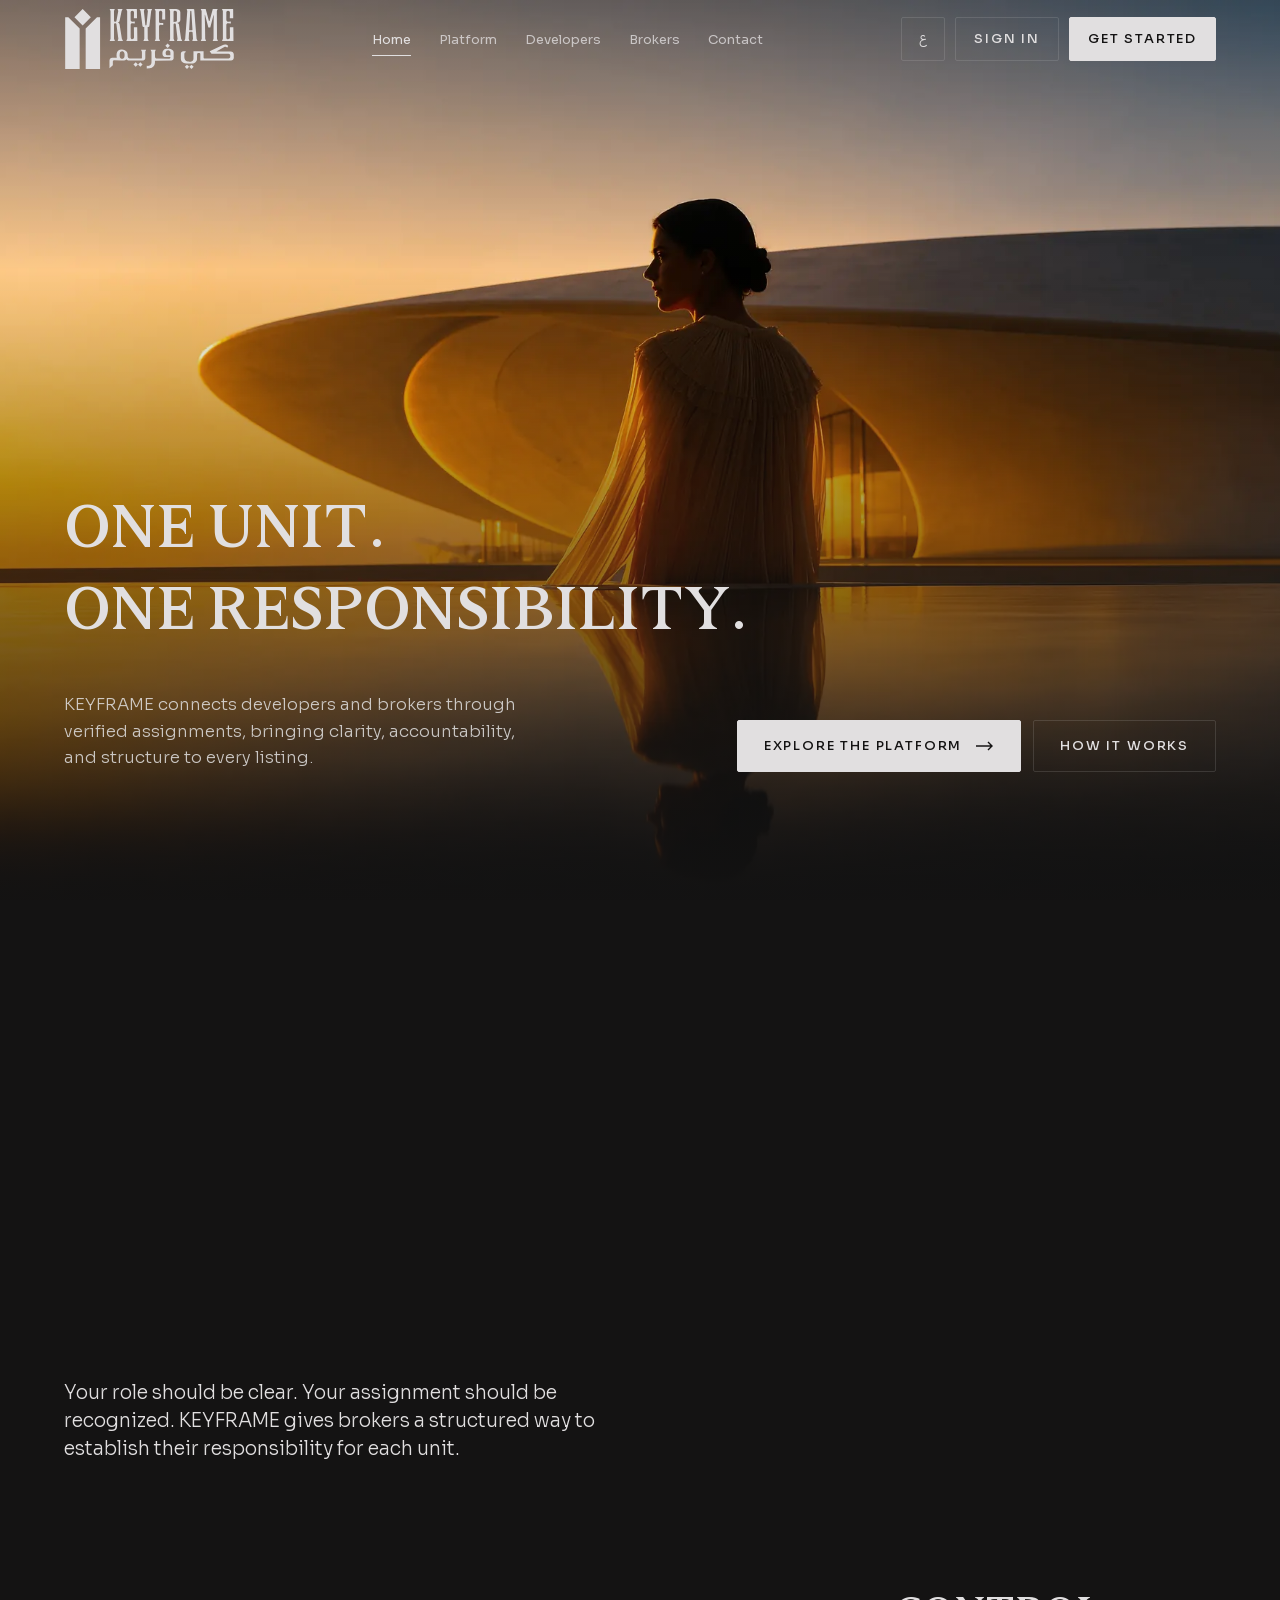
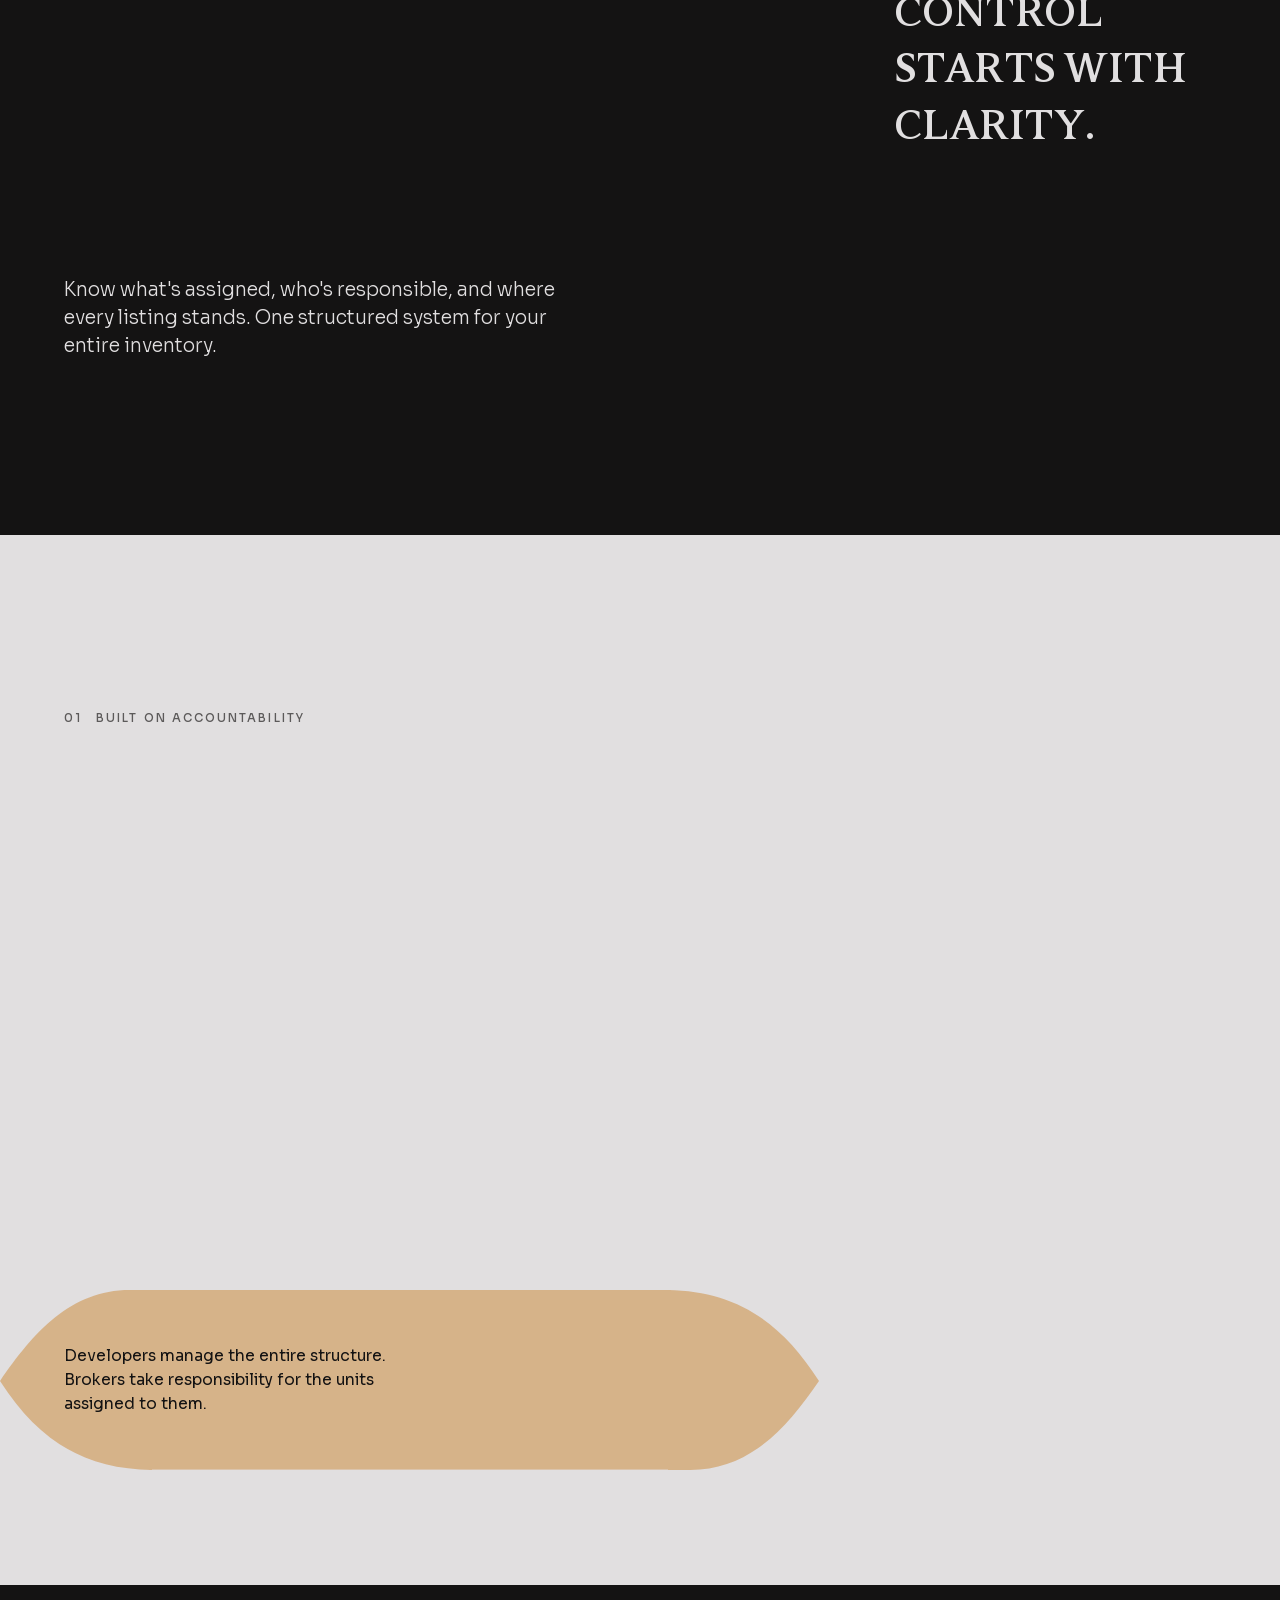
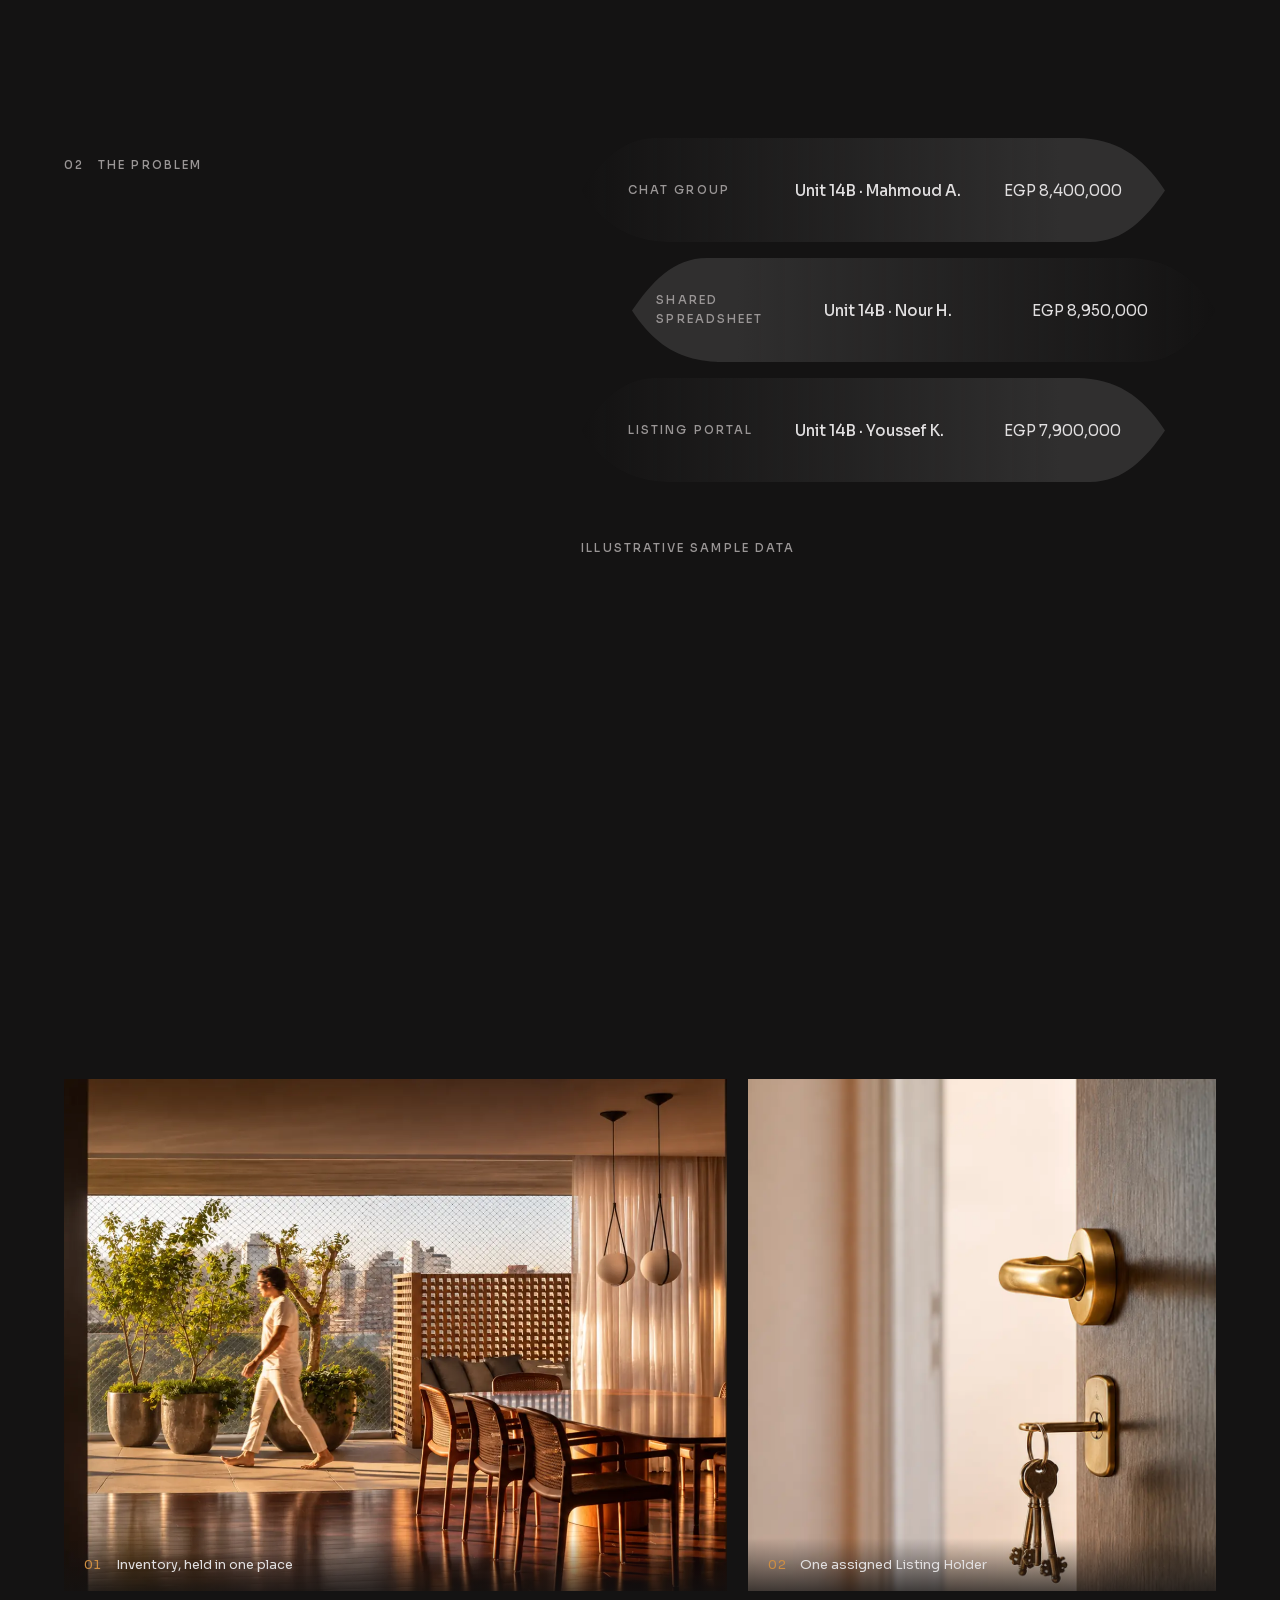
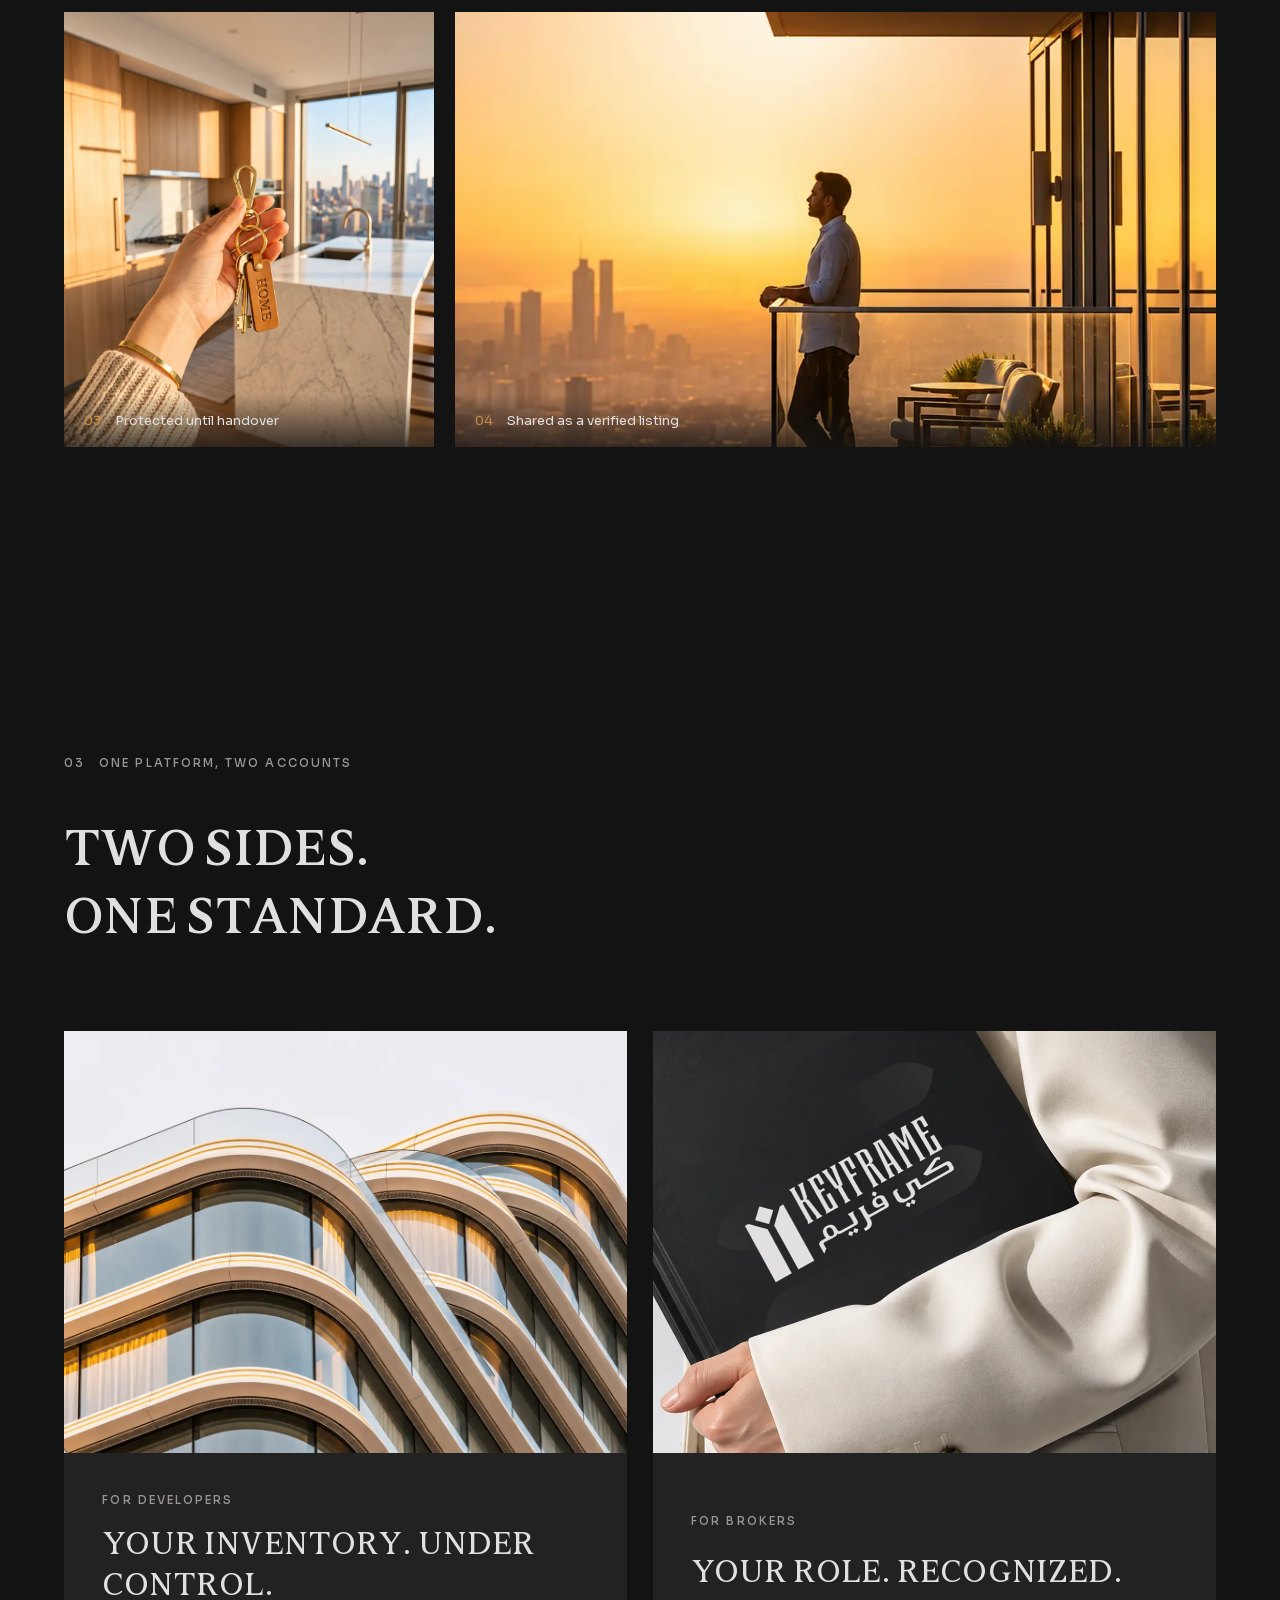
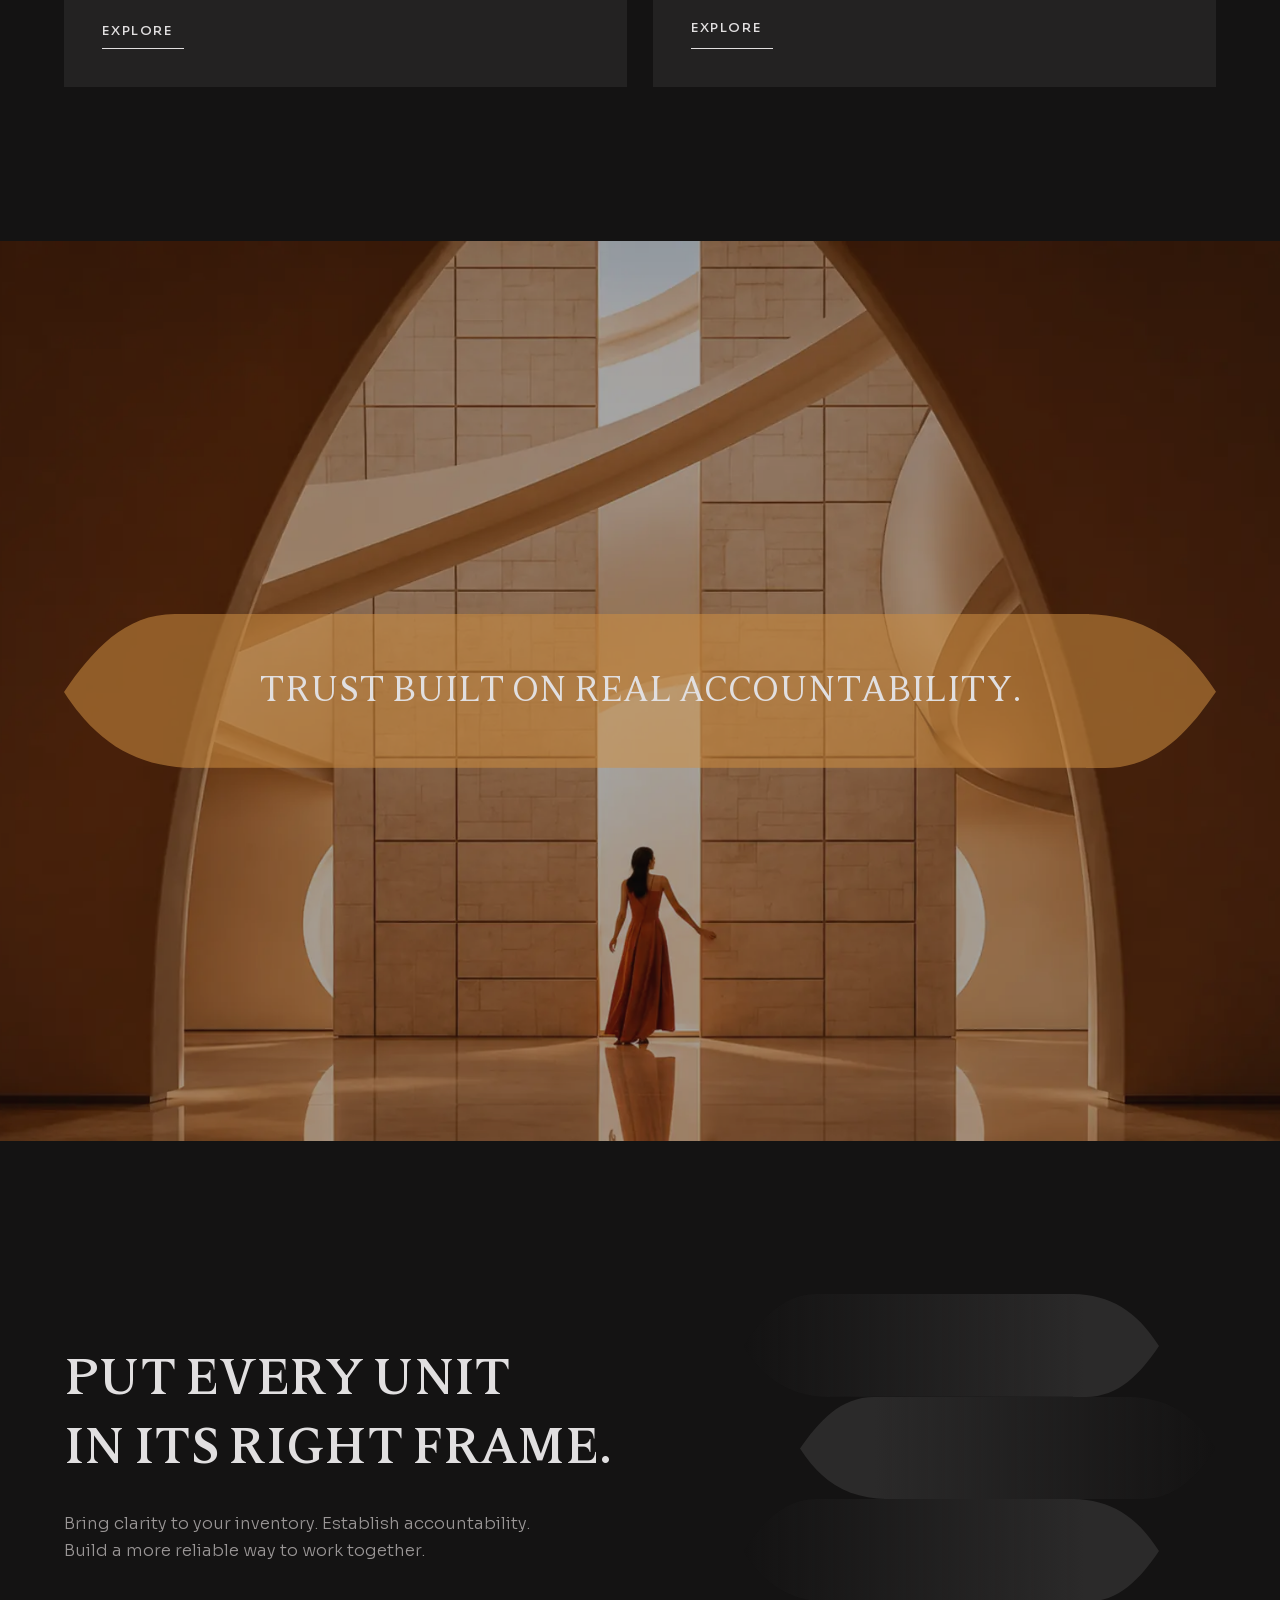
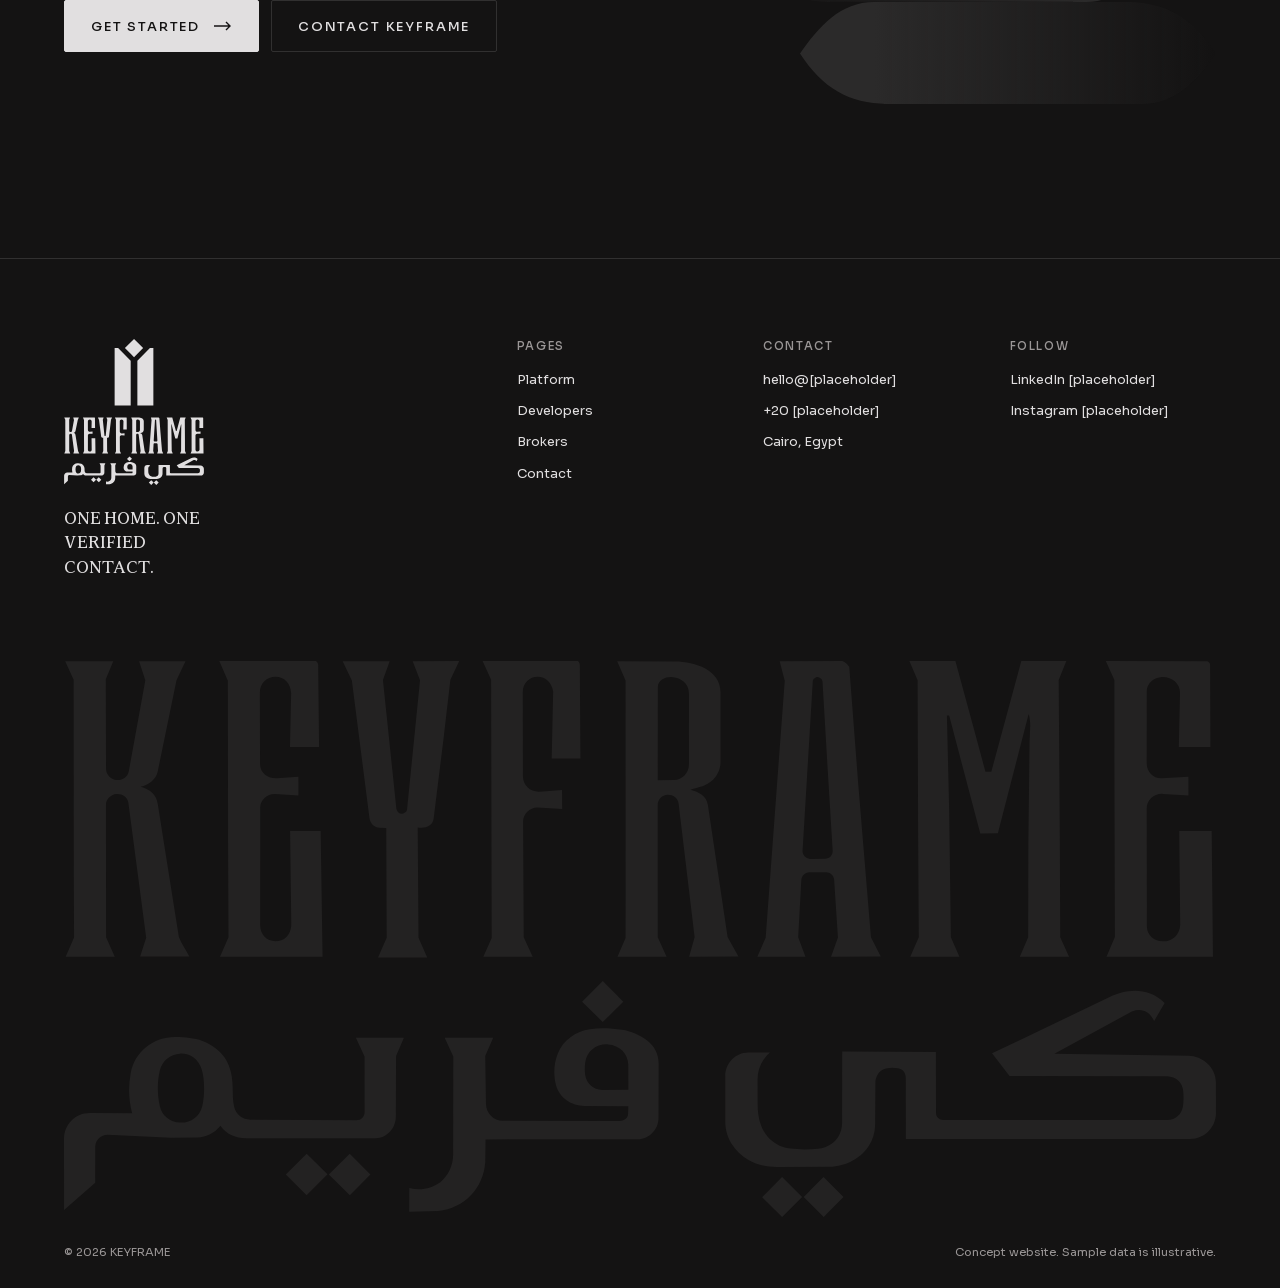
<file: index.html>
<!DOCTYPE html>
<html lang="en" dir="ltr">
<head>
<meta charset="utf-8">
<meta name="viewport" content="width=device-width, initial-scale=1">
<title>KEYFRAME — One unit. One responsibility.</title><link rel="icon" href="/favicon.ico" sizes="any"><link rel="icon" type="image/svg+xml" href="/favicon.svg"><link rel="apple-touch-icon" href="/apple-touch-icon.png">
<meta name="theme-color" content="#141313">
<link rel="preload" href="assets/fonts/zunburk.woff2" as="font" type="font/woff2" crossorigin>
<link rel="stylesheet" href="https://fonts.googleapis.com/css2?family=IBM+Plex+Sans+Arabic:wght@300;400;500;600&display=swap">
<link rel="stylesheet" href="css/colors.css">
<link rel="stylesheet" href="css/base.css">
<link rel="stylesheet" href="css/pages.css">
</head>
<body data-page="home">
<a class="skip" href="#main" data-i18n="skip">Skip to content</a>
<header class="nav" id="nav"><div class="wrap nav__in">
  <a class="nav__brand" href="index.html" aria-label="KEYFRAME — home"><span class="logo logo--h"></span></a>
  <nav aria-label="Primary"><ul class="nav__links"><li><a href="index.html" data-i18n="nav.home" aria-current="page">Home</a></li><li><a href="platform.html" data-i18n="nav.platform">Platform</a></li><li><a href="developers.html" data-i18n="nav.dev">Developers</a></li><li><a href="brokers.html" data-i18n="nav.brk">Brokers</a></li><li><a href="contact.html" data-i18n="nav.contact">Contact</a></li></ul></nav>
  <div class="nav__tools">
    <button class="lang" type="button" data-lang-toggle>ع</button>
    <a class="btn btn--ghost nav__signin" href="signin.html" data-i18n="si.btn">Sign in</a>
    <a class="btn" href="contact.html" data-i18n="cta.start">Get started</a>
    <button class="burger" type="button" aria-expanded="false" aria-controls="menu" aria-label="Menu"><span></span><span></span></button>
  </div></div></header>
<div class="menu" id="menu" aria-hidden="true"><ol><li><a href="index.html" data-i18n="nav.home" aria-current="page">Home</a></li><li><a href="platform.html" data-i18n="nav.platform">Platform</a></li><li><a href="developers.html" data-i18n="nav.dev">Developers</a></li><li><a href="brokers.html" data-i18n="nav.brk">Brokers</a></li><li><a href="contact.html" data-i18n="nav.contact">Contact</a></li></ol><div class="btns"><a class="btn" href="contact.html" data-i18n="cta.start">Get started</a><a class="btn btn--ghost" href="signin.html" data-i18n="si.btn">Sign in</a></div></div>
<main id="main">
<div class="loader" id="loader" aria-hidden="true">
  <div class="loader__stack">
    <span class="blade" style="--i:0"></span><span class="blade blade--l" style="--i:1"></span>
    <span class="blade" style="--i:2"></span><span class="blade blade--l" style="--i:3"></span>
  </div>
  <span class="logo logo--b loader__logo"></span>
</div>

<!-- HERO — poster 1 -->
<section class="hhero" aria-labelledby="h-title">
  <div class="hhero__img"><img src="assets/img/hero-water.webp" alt="" fetchpriority="high"></div>
  <div class="wrap hhero__in">
    <h1 id="h-title" class="rvl">
      <span class="ln"><span data-i18n="hero.h1">One unit.</span></span>
      <span class="ln"><span data-i18n="hero.h2">One responsibility.</span></span>
    </h1>
    <div class="hhero__row rv">
      <p class="lead" data-i18n="hero.lead">KEYFRAME connects developers and brokers through verified assignments, bringing clarity, accountability, and structure to every listing.</p>
      <div class="btns">
        <a class="btn" href="platform.html"><span data-i18n="cta.explore">Explore the platform</span><svg class="arr" viewBox="0 0 18 10" aria-hidden="true"><path d="M0 5h16M12 1l4 4-4 4" fill="none" stroke="currentColor" stroke-width="1.4"/></svg></a>
        <a class="btn btn--ghost" href="platform.html#how" data-i18n="cta.how">How it works</a>
      </div>
    </div>
  </div>
</section>

<!-- EDITORIAL BLADES — her editorial board -->
<section class="sec ed" aria-labelledby="ed-title">
  <div class="wrap ed__top">
    <h2 id="ed-title" class="rvl"><span class="ln"><span data-i18n="ed.h1">Trust, made</span></span><span class="ln"><span data-i18n="ed.h2">traceable.</span></span></h2>
  </div>
  <div class="blades ed__rows">
    <div class="edrow" style="--i:0"><span class="blade edrow__b"></span>
      <div class="wrap edrow__in"><p class="edrow__p" data-i18n="ed.p1">Your role should be clear. Your assignment should be recognized. KEYFRAME gives brokers a structured way to establish their responsibility for each unit.</p></div></div>
    <div class="edrow edrow--l" style="--i:1"><span class="blade blade--l edrow__b"></span>
      <div class="wrap edrow__in edrow__in--end"><h3 data-i18n="ed.h3">Control starts with clarity.</h3></div></div>
    <div class="edrow" style="--i:2"><span class="blade edrow__b"></span>
      <div class="wrap edrow__in"><p class="edrow__p" data-i18n="ed.p2">Know what's assigned, who's responsible, and where every listing stands. One structured system for your entire inventory.</p></div></div>
  </div>
</section>

<!-- CREDIBILITY — poster 2: arch image + glass band -->
<section class="sec light cred" aria-labelledby="cred-title">
  <div class="wrap cred__grid">
    <div class="cred__copy">
      <p class="eyebrow mut"><span>01</span><span data-i18n="cred.eyebrow">Built on accountability</span></p>
      <h2 id="cred-title" class="rvl"><span class="ln"><span data-i18n="cred.h1">Your credibility.</span></span><span class="ln"><span data-i18n="cred.h2">Verified.</span></span></h2>
      <p class="lead mut rv" data-i18n="cred.lead">KEYFRAME's Arabic name is built like a building — floor by floor. Each floor is a unit with a defined place and one accountable broker.</p>
      <a class="link rv" href="brokers.html"><span data-i18n="cta.brk">For brokers</span><svg class="arr" viewBox="0 0 18 10" aria-hidden="true"><path d="M0 5h16M12 1l4 4-4 4" fill="none" stroke="currentColor" stroke-width="1.4"/></svg></a>
    </div>
    <figure class="cred__img arch zoom rv"><img src="assets/img/balcony.webp" alt="Curved balconies of a residential tower at golden hour" loading="lazy"></figure>
  </div>
  <div class="cred__band band blade blade--glass blade--l"><p class="band__txt" data-i18n="cred.band">Developers manage the entire structure. Brokers take responsibility for the units assigned to them.</p></div>
</section>

<!-- THE OVERLAP — blades as listings -->
<section class="sec ov" id="overlap" aria-labelledby="ov-title">
  <div class="wrap ov__grid">
    <div class="ov__copy">
      <p class="eyebrow mut"><span>02</span><span data-i18n="ov.eyebrow">The problem</span></p>
      <h2 id="ov-title" class="rvl"><span class="ln"><span data-i18n="ov.h1">One unit.</span></span><span class="ln"><span data-i18n="ov.h2">No overlap.</span></span></h2>
      <p class="lead mut rv" data-i18n="ov.lead">Today the same unit is handed to three brokers through a chat group, a spreadsheet and a portal — at three different prices. No one is accountable.</p>
      <div class="switch rv" role="group" aria-label="Compare">
        <button type="button" aria-pressed="true" data-mode="before" data-i18n="ov.before">Today</button>
        <button type="button" aria-pressed="false" data-mode="after" data-i18n="ov.after">With KEYFRAME</button>
      </div>
    </div>
    <div class="ov__stage" id="ovStage" data-state="before" aria-live="polite">
      <div class="lst blade" style="--n:0"><div class="lst__in"><span class="micro mut" data-i18n="src.chat">Chat group</span><b>Unit 14B · Mahmoud A.</b><span>EGP 8,400,000</span></div></div>
      <div class="lst blade blade--l" style="--n:1"><div class="lst__in"><span class="micro mut" data-i18n="src.sheet">Shared spreadsheet</span><b>Unit 14B · Nour H.</b><span>EGP 8,950,000</span></div></div>
      <div class="lst blade" style="--n:2"><div class="lst__in"><span class="micro mut" data-i18n="src.portal">Listing portal</span><b>Unit 14B · Youssef K.</b><span>EGP 7,900,000</span></div></div>
      <div class="rec blade blade--bronze blade--solid"><div class="lst__in"><span class="micro" data-i18n="rec.label">KEYFRAME record · verified</span><b>Unit 14B · Youssef K.</b><span>EGP 8,400,000</span></div></div>
      <p class="ov__note micro mut" data-i18n="illustrative">Illustrative sample data</p>
    </div>
  </div>
</section>

<!-- GALLERY — editorial grid -->
<section class="sec gal" aria-labelledby="gal-title">
  <div class="wrap">
    <div class="gal__head">
      <h2 id="gal-title" class="rvl"><span class="ln"><span data-i18n="gal.h1">Every unit</span></span><span class="ln"><span data-i18n="gal.h2">has its frame.</span></span></h2>
      <p class="lead mut rv" data-i18n="gal.lead">From the first assignment to the moment the keys change hands, every step has a record — and a name behind it.</p>
    </div>
    <div class="gal__grid">
      <figure class="g g1 cover zoom rv"><img src="assets/img/retreat.webp" alt="Sunlit apartment interior opening onto a terrace" loading="lazy"><figcaption><span>01</span><span data-i18n="gal.c1">Inventory, held in one place</span></figcaption></figure>
      <figure class="g g2 arch zoom rv"><img src="assets/img/door-keys.webp" alt="Brass door handle with keys hanging from the lock" loading="lazy"><figcaption><span>02</span><span data-i18n="gal.c2">One assigned Listing Holder</span></figcaption></figure>
      <figure class="g g3 cover zoom rv"><img src="assets/img/kitchen-keys.webp" alt="A hand holding house keys in a modern kitchen" loading="lazy"><figcaption><span>03</span><span data-i18n="gal.c3">Protected until handover</span></figcaption></figure>
      <figure class="g g4 cover zoom rv"><img src="assets/img/skyline.webp" alt="A balcony overlooking the city skyline at sunset" loading="lazy"><figcaption><span>04</span><span data-i18n="gal.c4">Shared as a verified listing</span></figcaption></figure>
    </div>
  </div>
</section>

<!-- TWO SIDES -->
<section class="sec sides" aria-labelledby="sd-title">
  <div class="wrap">
    <p class="eyebrow mut"><span>03</span><span data-i18n="sd.eyebrow">One platform, two accounts</span></p>
    <h2 id="sd-title" class="rvl"><span class="ln"><span data-i18n="sd.h1">Two sides.</span></span><span class="ln"><span data-i18n="sd.h2">One standard.</span></span></h2>
    <div class="sides__grid">
      <a class="side rv" href="developers.html">
        <span class="side__img cover zoom"><img src="assets/img/facade.webp" alt="Layered curved façade of a modern building" loading="lazy"></span>
        <span class="side__body"><span class="micro mut" data-i18n="sd.dev">For developers</span><span class="side__h"><span data-i18n="dev.h1">Your inventory.</span> <span data-i18n="dev.h2">Under control.</span></span><span class="link"><span data-i18n="cta.more">Explore</span><svg class="arr" viewBox="0 0 18 10" aria-hidden="true"><path d="M0 5h16M12 1l4 4-4 4" fill="none" stroke="currentColor" stroke-width="1.4"/></svg></span></span>
      </a>
      <a class="side rv" href="brokers.html">
        <span class="side__img cover zoom"><img src="assets/img/book-v3.webp" alt="A broker holding a KEYFRAME portfolio" loading="lazy"></span>
        <span class="side__body"><span class="micro mut" data-i18n="sd.brk">For brokers</span><span class="side__h"><span data-i18n="brk.h1">Your role.</span> <span data-i18n="brk.h2">Recognized.</span></span><span class="link"><span data-i18n="cta.more">Explore</span><svg class="arr" viewBox="0 0 18 10" aria-hidden="true"><path d="M0 5h16M12 1l4 4-4 4" fill="none" stroke="currentColor" stroke-width="1.4"/></svg></span></span>
      </a>
    </div>
  </div>
</section>

<!-- STATEMENT — Arabic poster -->
<section class="stmt" aria-labelledby="st-title">
  <div class="stmt__img"><img src="assets/img/arch.webp" alt="" loading="lazy"></div>
  <div class="wrap stmt__in">
    <div class="stmt__band blade blade--glass"><h2 id="st-title" class="stmt__ar" data-i18n="st.line">Trust built on real accountability.</h2></div>
  </div>
</section>

<!-- CTA -->
<section class="sec cta" aria-labelledby="cta-title">
  <div class="wrap cta__grid">
    <div>
      <h2 id="cta-title" class="rvl"><span class="ln"><span data-i18n="cta.h1">Put every unit</span></span><span class="ln"><span data-i18n="cta.h2">in its right frame.</span></span></h2>
      <p class="lead mut rv" data-i18n="cta.p">Bring clarity to your inventory. Establish accountability. Build a more reliable way to work together.</p>
      <div class="btns rv"><a class="btn" href="contact.html"><span data-i18n="cta.start">Get started</span><svg class="arr" viewBox="0 0 18 10" aria-hidden="true"><path d="M0 5h16M12 1l4 4-4 4" fill="none" stroke="currentColor" stroke-width="1.4"/></svg></a><a class="btn btn--ghost" href="contact.html" data-i18n="cta.contact">Contact KEYFRAME</a></div>
    </div>
    <div class="blades cta__blades" aria-hidden="true">
      <span class="blade" style="--i:0"></span><span class="blade blade--l" style="--i:1"></span><span class="blade" style="--i:2"></span><span class="blade blade--l" style="--i:3"></span>
    </div>
  </div>
</section>

</main>
<footer class="foot"><div class="wrap">
  <div class="foot__grid">
    <div class="foot__brand"><span class="logo logo--v foot__logo"></span><p class="foot__tag" data-i18n="foot.tag">One home. One verified contact.</p></div>
    <nav class="foot__col" aria-label="Footer"><h4 data-i18n="foot.pages">Pages</h4>
      <a href="platform.html" data-i18n="nav.platform">Platform</a><a href="developers.html" data-i18n="nav.dev">Developers</a>
      <a href="brokers.html" data-i18n="nav.brk">Brokers</a><a href="contact.html" data-i18n="nav.contact">Contact</a></nav>
    <div class="foot__col"><h4 data-i18n="foot.contact">Contact</h4><span>hello@[placeholder]</span><span>+20 [placeholder]</span><span data-i18n="foot.city">Cairo, Egypt</span></div>
    <div class="foot__col"><h4 data-i18n="foot.follow">Follow</h4><a href="#main">LinkedIn [placeholder]</a><a href="#main">Instagram [placeholder]</a></div>
  </div>
  <div class="foot__mark" aria-hidden="true"><span class="logo logo--w"></span></div>
  <div class="foot__base"><span>© 2026 KEYFRAME</span><span data-i18n="foot.note">Concept website. Sample data is illustrative.</span></div>
</div></footer>
<script src="js/i18n.js"></script>
<script src="js/app-i18n.js"></script>
<script src="js/main.js"></script>
</body>
</html>
</file>
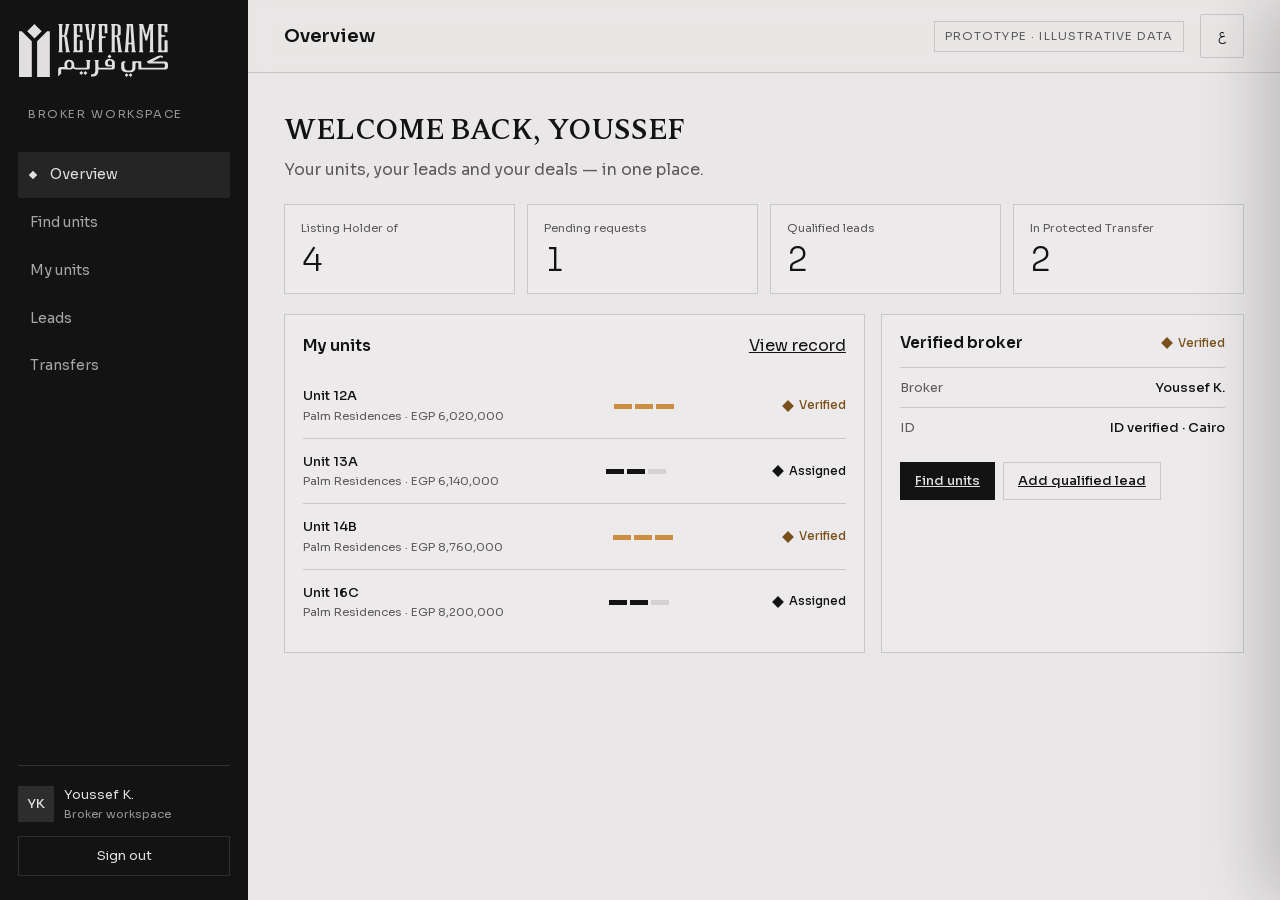
<file: app-broker.html>
<!DOCTYPE html>
<html lang="en" dir="ltr">
<head>
<title>KEYFRAME</title><link rel="icon" href="/favicon.ico" sizes="any"><link rel="icon" type="image/svg+xml" href="/favicon.svg"><link rel="apple-touch-icon" href="/apple-touch-icon.png">
<meta charset="utf-8">
<meta name="viewport" content="width=device-width, initial-scale=1">
<meta name="theme-color" content="#141313">
<link rel="preload" href="assets/fonts/zunburk.woff2" as="font" type="font/woff2" crossorigin>
<link rel="stylesheet" href="https://fonts.googleapis.com/css2?family=IBM+Plex+Sans+Arabic:wght@300;400;500;600&display=swap">
<link rel="stylesheet" href="css/colors.css">
<link rel="stylesheet" href="css/base.css">
<link rel="stylesheet" href="css/app.css">
</head>
<body class="ka" data-app="broker">
<div class="ka-shell">
  <aside class="ka-side" aria-label="Workspace">
    <a class="ka-brand" href="#overview" aria-label="KEYFRAME"><span class="logo logo--h"></span></a>
    <span class="ka-role" data-i18n="role.brk"></span>
    <nav aria-label="Workspace navigation"><ul class="ka-nav"></ul></nav>
    <div class="ka-side__foot">
      <div class="ka-user"><span class="ka-avatar" id="meInit"></span><span><span id="meName"></span><small data-i18n="role.brk"></small></span></div>
      <button class="ka-signout" type="button" data-i18n="signout">Sign out</button>
    </div>
  </aside>
  <div class="ka-main">
    <header class="ka-top">
      <button class="ka-menu" type="button" aria-label="Menu" data-i18n-aria="menu">☰</button>
      <h1 id="pageTitle" tabindex="-1"></h1>
      <span class="ka-proto" data-i18n="proto">Prototype · illustrative data</span>
      <button class="lang" type="button" data-lang-toggle>ع</button>
    </header>
    <main class="ka-view" id="view" tabindex="-1"></main>
  </div>
</div>
<div class="ka-scrim"></div>
<aside class="ka-drawer" role="dialog" aria-modal="true" aria-hidden="true"></aside>
<dialog class="ka-dialog" id="kaDialog" aria-labelledby="dlgH"><div class="ka-dialog__in"><h3 id="dlgH"></h3><p id="dlgP"></p><div class="ka-btnrow"><button class="ka-btn ka-btn--danger" id="dlgOk" type="button"></button><button class="ka-btn ka-btn--ghost" id="dlgCancel" type="button"></button></div></div></dialog>
<div class="ka-toasts" aria-live="polite"></div>
<script src="js/i18n.js"></script>
<script src="js/app-i18n.js"></script>
<script src="js/app.js"></script>
</body>
</html>
</file>
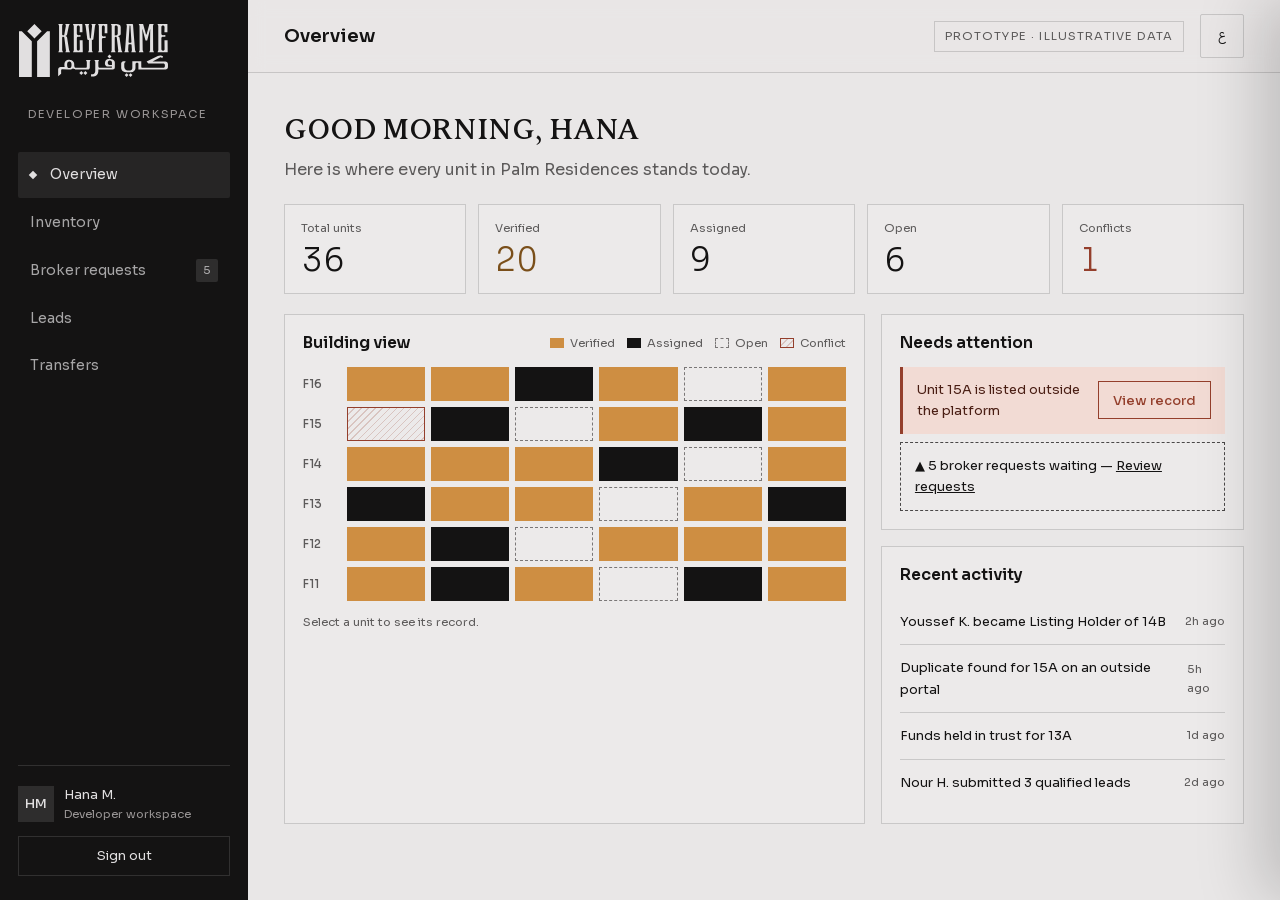
<file: app-developer.html>
<!DOCTYPE html>
<html lang="en" dir="ltr">
<head>
<title>KEYFRAME</title><link rel="icon" href="/favicon.ico" sizes="any"><link rel="icon" type="image/svg+xml" href="/favicon.svg"><link rel="apple-touch-icon" href="/apple-touch-icon.png">
<meta charset="utf-8">
<meta name="viewport" content="width=device-width, initial-scale=1">
<meta name="theme-color" content="#141313">
<link rel="preload" href="assets/fonts/zunburk.woff2" as="font" type="font/woff2" crossorigin>
<link rel="stylesheet" href="https://fonts.googleapis.com/css2?family=IBM+Plex+Sans+Arabic:wght@300;400;500;600&display=swap">
<link rel="stylesheet" href="css/colors.css">
<link rel="stylesheet" href="css/base.css">
<link rel="stylesheet" href="css/app.css">
</head>
<body class="ka" data-app="developer">
<div class="ka-shell">
  <aside class="ka-side" aria-label="Workspace">
    <a class="ka-brand" href="#overview" aria-label="KEYFRAME"><span class="logo logo--h"></span></a>
    <span class="ka-role" data-i18n="role.dev"></span>
    <nav aria-label="Workspace navigation"><ul class="ka-nav"></ul></nav>
    <div class="ka-side__foot">
      <div class="ka-user"><span class="ka-avatar" id="meInit"></span><span><span id="meName"></span><small data-i18n="role.dev"></small></span></div>
      <button class="ka-signout" type="button" data-i18n="signout">Sign out</button>
    </div>
  </aside>
  <div class="ka-main">
    <header class="ka-top">
      <button class="ka-menu" type="button" aria-label="Menu" data-i18n-aria="menu">☰</button>
      <h1 id="pageTitle" tabindex="-1"></h1>
      <span class="ka-proto" data-i18n="proto">Prototype · illustrative data</span>
      <button class="lang" type="button" data-lang-toggle>ع</button>
    </header>
    <main class="ka-view" id="view" tabindex="-1"></main>
  </div>
</div>
<div class="ka-scrim"></div>
<aside class="ka-drawer" role="dialog" aria-modal="true" aria-hidden="true"></aside>
<dialog class="ka-dialog" id="kaDialog" aria-labelledby="dlgH"><div class="ka-dialog__in"><h3 id="dlgH"></h3><p id="dlgP"></p><div class="ka-btnrow"><button class="ka-btn ka-btn--danger" id="dlgOk" type="button"></button><button class="ka-btn ka-btn--ghost" id="dlgCancel" type="button"></button></div></div></dialog>
<div class="ka-toasts" aria-live="polite"></div>
<script src="js/i18n.js"></script>
<script src="js/app-i18n.js"></script>
<script src="js/app.js"></script>
</body>
</html>
</file>
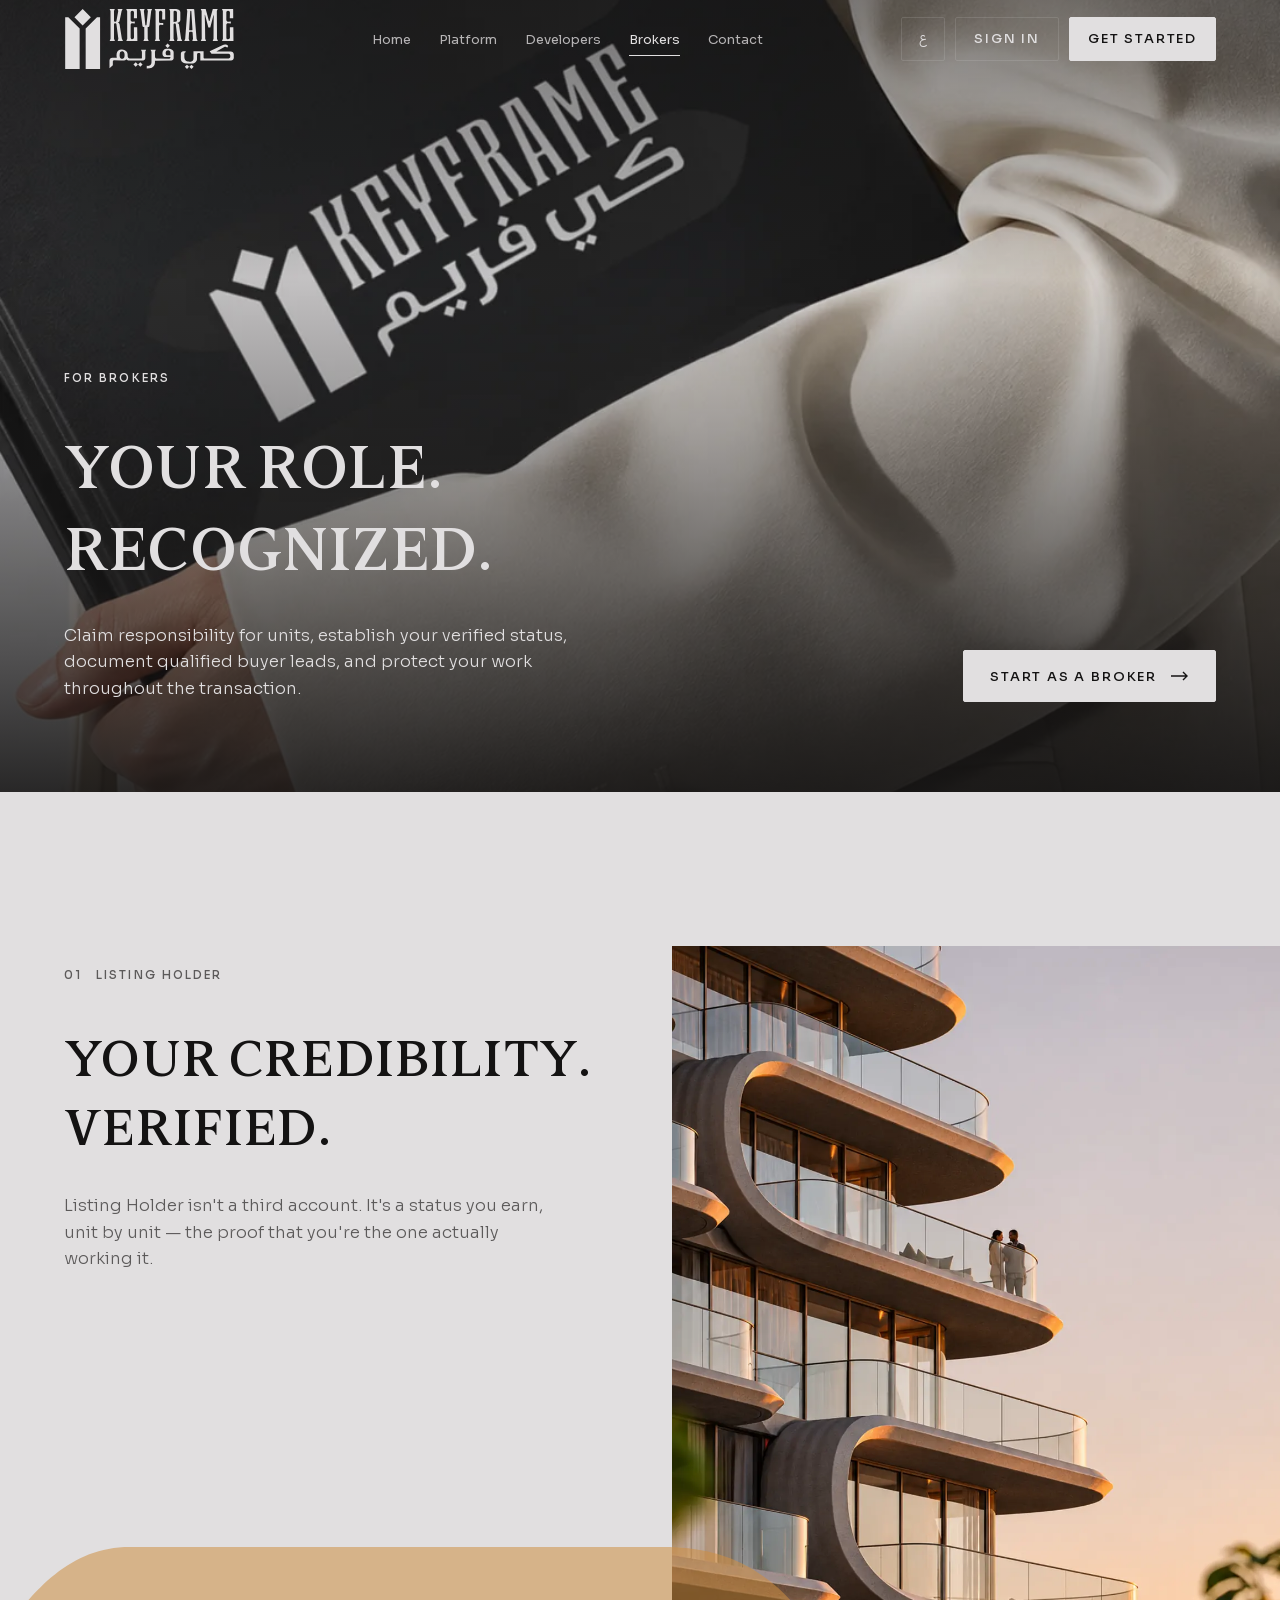
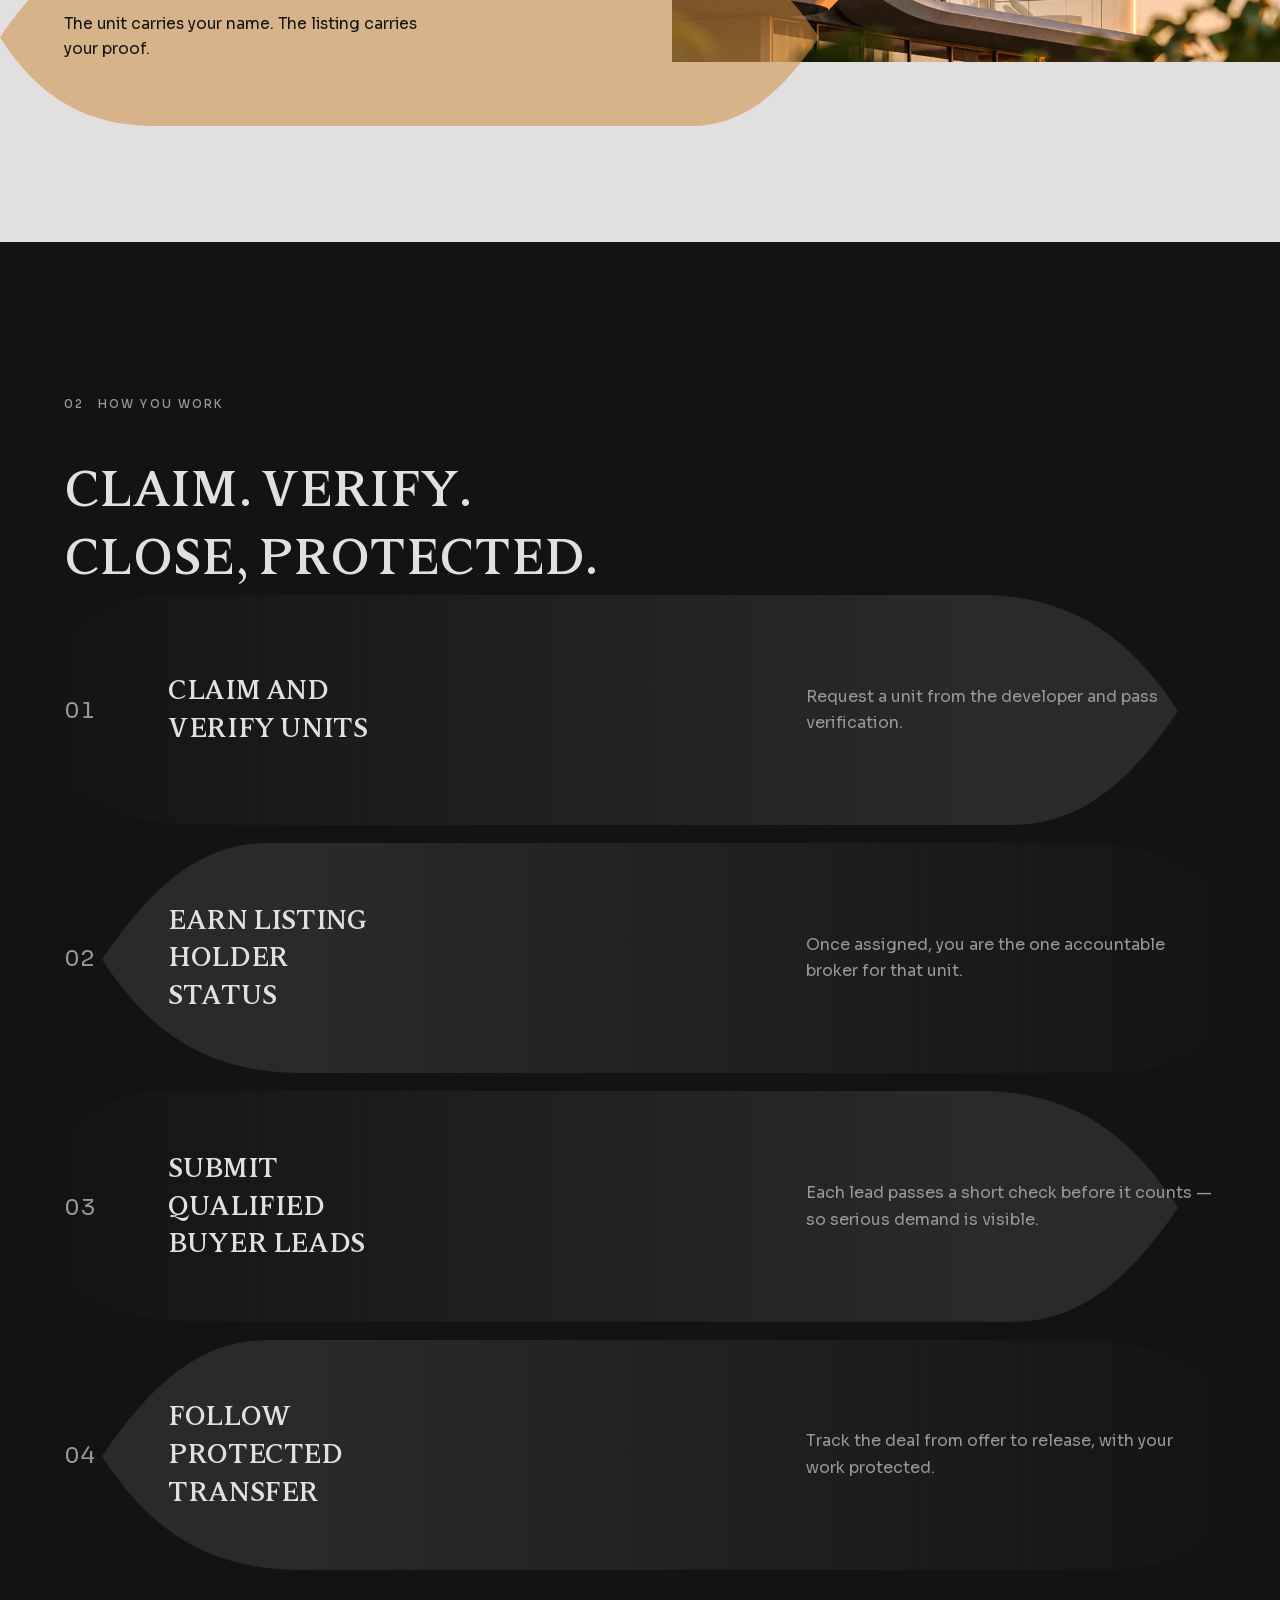
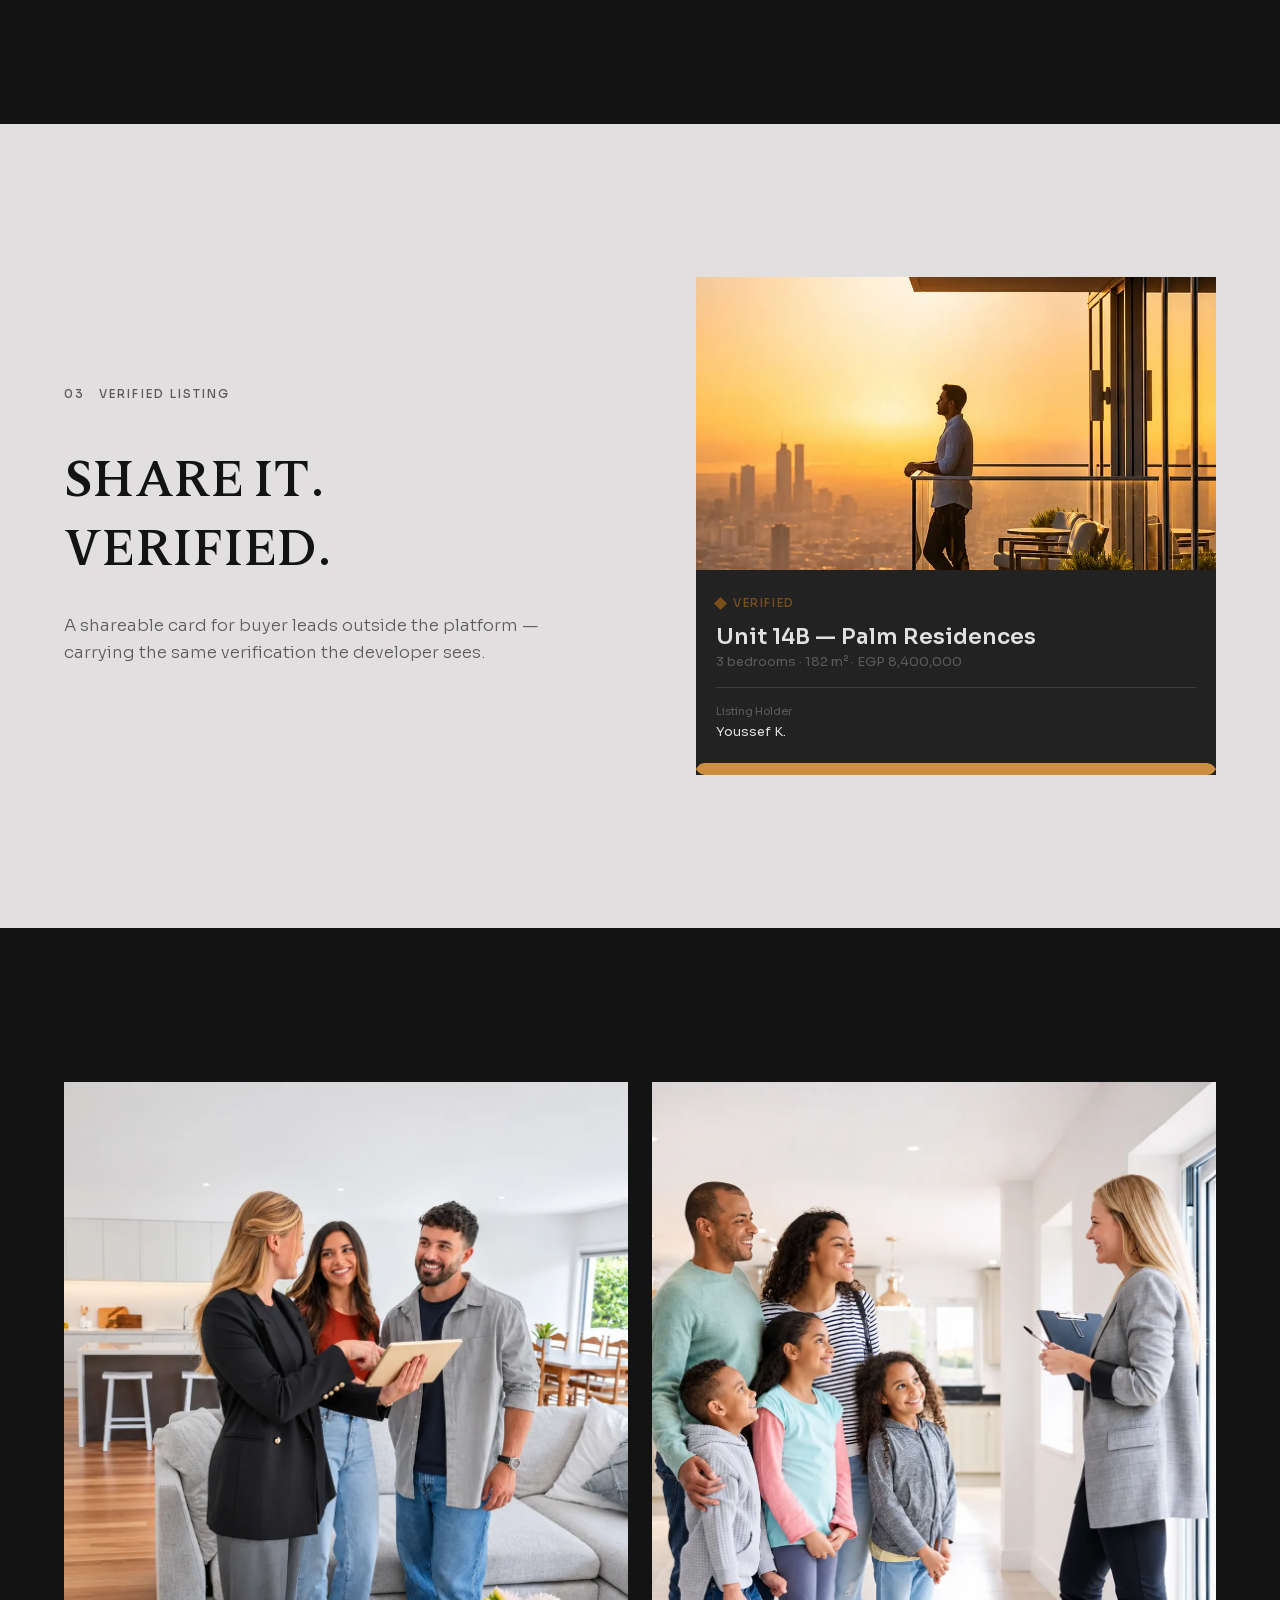
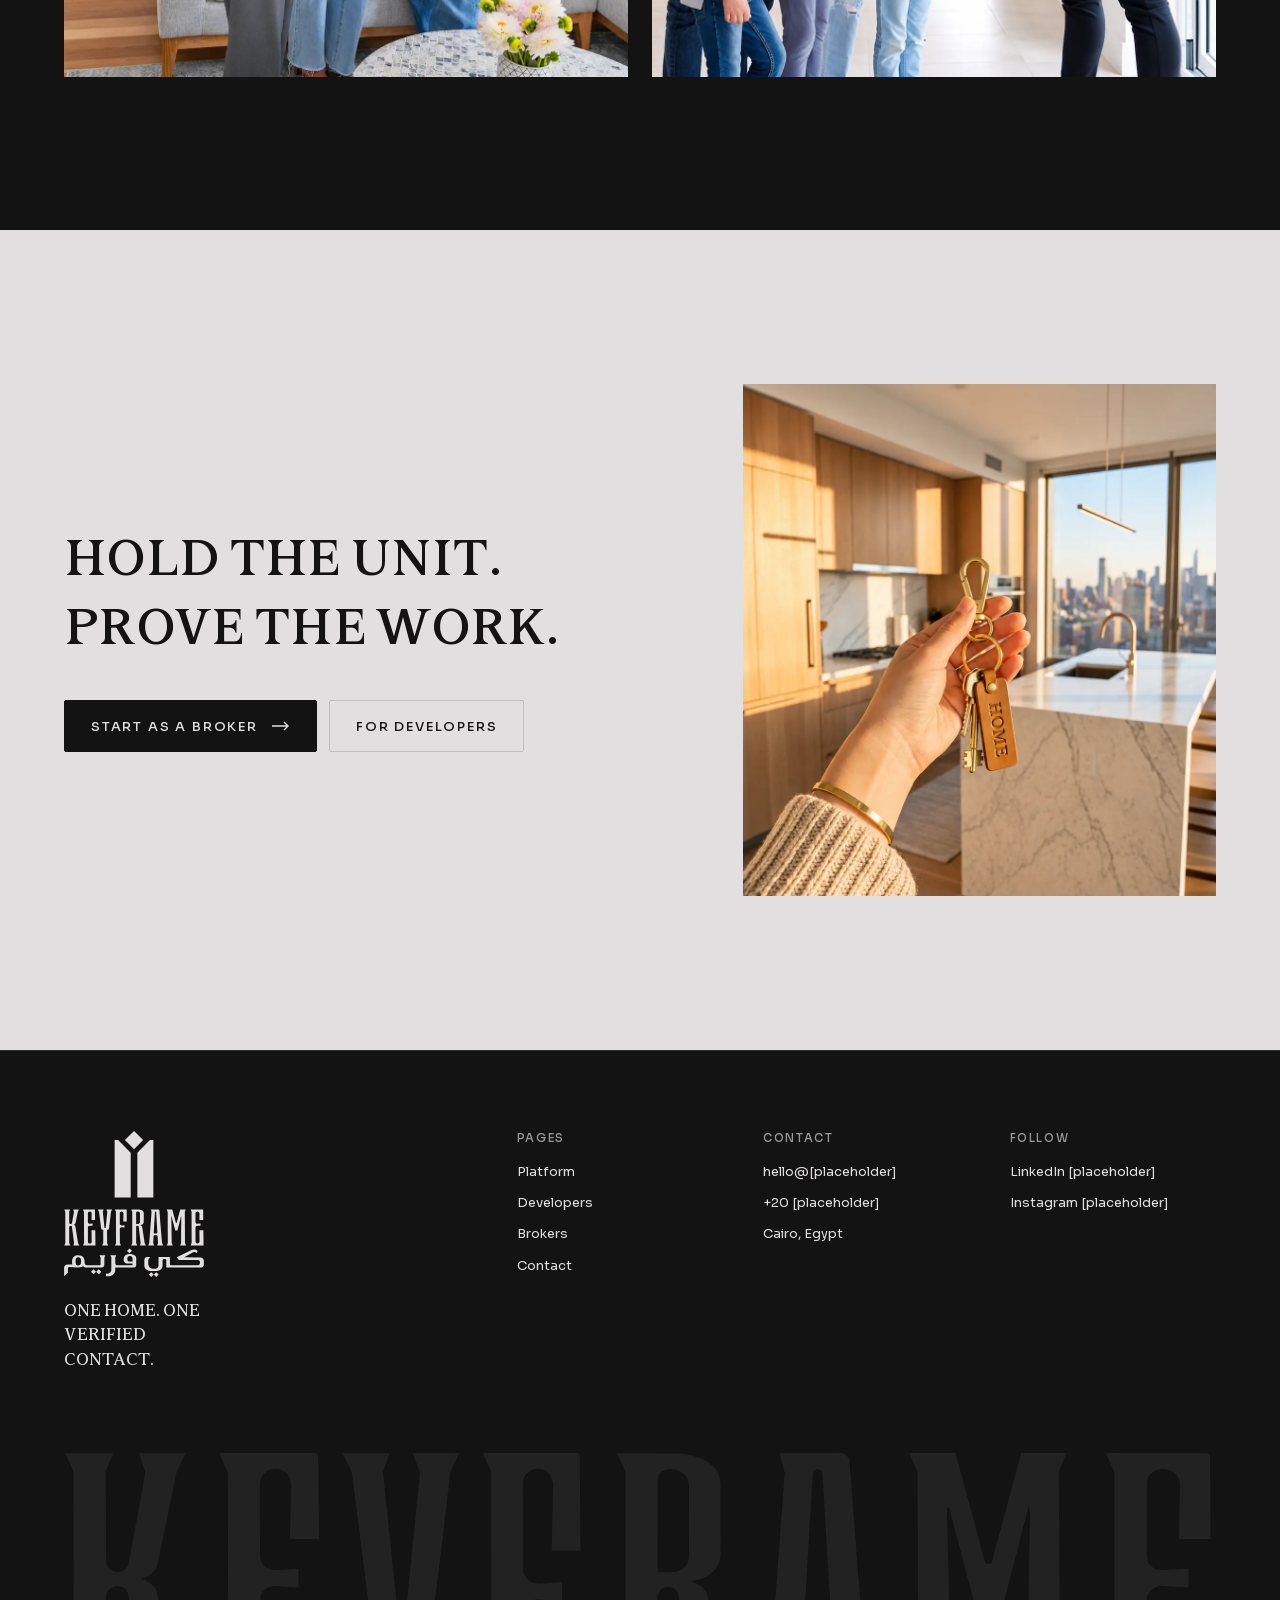
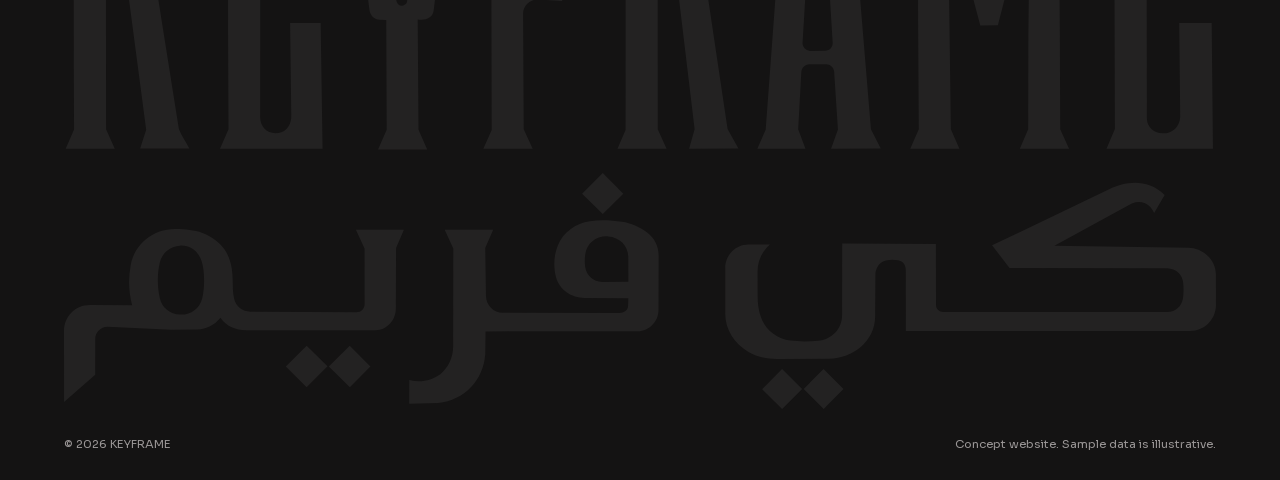
<file: brokers.html>
<!DOCTYPE html>
<html lang="en" dir="ltr">
<head>
<meta charset="utf-8">
<meta name="viewport" content="width=device-width, initial-scale=1">
<title>For brokers — KEYFRAME</title><link rel="icon" href="/favicon.ico" sizes="any"><link rel="icon" type="image/svg+xml" href="/favicon.svg"><link rel="apple-touch-icon" href="/apple-touch-icon.png">
<meta name="theme-color" content="#141313">
<link rel="preload" href="assets/fonts/zunburk.woff2" as="font" type="font/woff2" crossorigin>
<link rel="stylesheet" href="https://fonts.googleapis.com/css2?family=IBM+Plex+Sans+Arabic:wght@300;400;500;600&display=swap">
<link rel="stylesheet" href="css/colors.css">
<link rel="stylesheet" href="css/base.css">
<link rel="stylesheet" href="css/pages.css">
</head>
<body data-page="brokers">
<a class="skip" href="#main" data-i18n="skip">Skip to content</a>
<header class="nav" id="nav"><div class="wrap nav__in">
  <a class="nav__brand" href="index.html" aria-label="KEYFRAME — home"><span class="logo logo--h"></span></a>
  <nav aria-label="Primary"><ul class="nav__links"><li><a href="index.html" data-i18n="nav.home">Home</a></li><li><a href="platform.html" data-i18n="nav.platform">Platform</a></li><li><a href="developers.html" data-i18n="nav.dev">Developers</a></li><li><a href="brokers.html" data-i18n="nav.brk" aria-current="page">Brokers</a></li><li><a href="contact.html" data-i18n="nav.contact">Contact</a></li></ul></nav>
  <div class="nav__tools">
    <button class="lang" type="button" data-lang-toggle>ع</button>
    <a class="btn btn--ghost nav__signin" href="signin.html" data-i18n="si.btn">Sign in</a>
    <a class="btn" href="contact.html" data-i18n="cta.start">Get started</a>
    <button class="burger" type="button" aria-expanded="false" aria-controls="menu" aria-label="Menu"><span></span><span></span></button>
  </div></div></header>
<div class="menu" id="menu" aria-hidden="true"><ol><li><a href="index.html" data-i18n="nav.home">Home</a></li><li><a href="platform.html" data-i18n="nav.platform">Platform</a></li><li><a href="developers.html" data-i18n="nav.dev">Developers</a></li><li><a href="brokers.html" data-i18n="nav.brk" aria-current="page">Brokers</a></li><li><a href="contact.html" data-i18n="nav.contact">Contact</a></li></ol><div class="btns"><a class="btn" href="contact.html" data-i18n="cta.start">Get started</a><a class="btn btn--ghost" href="signin.html" data-i18n="si.btn">Sign in</a></div></div>
<main id="main">
<section class="phero">
  <div class="phero__img"><img src="assets/img/book-v3.webp" alt="" fetchpriority="high"></div>
  <div class="wrap">
    <p class="eyebrow"><span data-i18n="sd.brk">For brokers</span></p>
    <h1 class="rvl"><span class="ln"><span data-i18n="brk.h1">Your role.</span></span><span class="ln"><span data-i18n="brk.h2">Recognized.</span></span></h1>
    <div class="phero__row"><p class="lead rv" data-i18n="brk.p">Claim responsibility for units, establish your verified status, document qualified buyer leads, and protect your work throughout the transaction.</p>
    <a class="btn rv" href="contact.html"><span data-i18n="cta.brkStart">Start as a broker</span><svg class="arr" viewBox="0 0 18 10" aria-hidden="true"><path d="M0 5h16M12 1l4 4-4 4" fill="none" stroke="currentColor" stroke-width="1.4"/></svg></a></div>
  </div>
</section>

<section class="sec light cred" aria-labelledby="bk-c">
  <div class="wrap cred__grid">
    <div class="cred__copy">
      <p class="eyebrow mut"><span>01</span><span data-i18n="bk.eyebrow">Listing Holder</span></p>
      <h2 id="bk-c" class="rvl"><span class="ln"><span data-i18n="cred.h1">Your credibility.</span></span><span class="ln"><span data-i18n="cred.h2">Verified.</span></span></h2>
      <p class="lead mut rv" data-i18n="bk.lead">Listing Holder isn't a third account. It's a status you earn, unit by unit — the proof that you're the one actually working it.</p>
    </div>
    <figure class="cred__img arch zoom rv"><img src="assets/img/balcony.webp" alt="Curved balconies of a residential tower at golden hour" loading="lazy"></figure>
  </div>
  <div class="cred__band band blade blade--glass blade--l"><p class="band__txt" data-i18n="bk.band">The unit carries your name. The listing carries your proof.</p></div>
</section>

<section class="sec bsteps" aria-labelledby="bk-s">
  <div class="wrap"><p class="eyebrow mut"><span>02</span><span data-i18n="bk.s.eyebrow">How you work</span></p>
  <h2 id="bk-s" class="rvl"><span class="ln"><span data-i18n="bk.s.h1">Claim. Verify.</span></span><span class="ln"><span data-i18n="bk.s.h2">Close, protected.</span></span></h2></div>
  <div class="blades ed__rows bsteps__rows">
    <div class="edrow" style="--i:0"><span class="blade edrow__b"></span><div class="wrap edrow__in edrow__split"><b class="edrow__n">01</b><h3 data-i18n="brk.f1">Claim and verify units</h3><p data-i18n="brk.f1d">Request a unit from the developer and pass verification.</p></div></div>
    <div class="edrow edrow--l" style="--i:1"><span class="blade blade--l edrow__b"></span><div class="wrap edrow__in edrow__split"><b class="edrow__n">02</b><h3 data-i18n="brk.f2">Earn Listing Holder status</h3><p data-i18n="brk.f2d">Once assigned, you are the one accountable broker for that unit.</p></div></div>
    <div class="edrow" style="--i:2"><span class="blade edrow__b"></span><div class="wrap edrow__in edrow__split"><b class="edrow__n">03</b><h3 data-i18n="brk.f3">Submit qualified buyer leads</h3><p data-i18n="brk.f3d">Each lead passes a short check before it counts — so serious demand is visible.</p></div></div>
    <div class="edrow edrow--l" style="--i:3"><span class="blade blade--l edrow__b"></span><div class="wrap edrow__in edrow__split"><b class="edrow__n">04</b><h3 data-i18n="brk.f5">Follow Protected Transfer</h3><p data-i18n="brk.f5d">Track the deal from offer to release, with your work protected.</p></div></div>
  </div>
</section>

<section class="sec light sharecard" aria-labelledby="bk-sh">
  <div class="wrap sharecard__grid">
    <div><p class="eyebrow mut"><span>03</span><span data-i18n="tab.lst">Verified listing</span></p>
    <h2 id="bk-sh" class="rvl"><span class="ln"><span data-i18n="bk.sh.h1">Share it.</span></span><span class="ln"><span data-i18n="bk.sh.h2">Verified.</span></span></h2>
    <p class="lead mut rv" data-i18n="ui.shareP">A shareable card for buyer leads outside the platform — carrying the same verification the developer sees.</p></div>
    <div class="share__card share__card--big rv">
      <div class="share__img cover"><img src="assets/img/skyline.webp" alt="" loading="lazy"></div>
      <div class="share__body"><span class="vbadge on" data-i18n="state.verified">Verified</span><h4>Unit 14B — Palm Residences</h4><p class="mut"><span data-i18n="sample.spec">3 bedrooms · 182 m²</span> · EGP 8,400,000</p><p class="share__holder"><small class="mut" data-i18n="f.holder">Listing Holder</small><br>Youssef K.</p></div>
      <span class="blade blade--bronze blade--solid seal" style="width:100%" aria-hidden="true"></span>
    </div>
  </div>
</section>

<section class="sec duo" aria-label="Gallery">
  <div class="wrap duo__grid">
    <figure class="cover zoom rv"><img src="assets/img/discussion.webp" alt="A broker walking buyers through a home" loading="lazy"><figcaption class="micro mut" data-i18n="bk.cap1">Qualified leads, documented</figcaption></figure>
    <figure class="cover zoom rv"><img src="assets/img/tour.webp" alt="A family touring a bright home with a broker" loading="lazy"><figcaption class="micro mut" data-i18n="bk.cap2">One contact for every buyer</figcaption></figure>
  </div>
</section>

<section class="sec light cta cta--light"><div class="wrap cta__grid">
  <div><h2 class="rvl"><span class="ln"><span data-i18n="cta.bk1">Put every unit</span></span><span class="ln"><span data-i18n="cta.bk2">in its right frame.</span></span></h2>
  <div class="btns rv"><a class="btn" href="contact.html"><span data-i18n="cta.brkStart">Start as a broker</span><svg class="arr" viewBox="0 0 18 10" aria-hidden="true"><path d="M0 5h16M12 1l4 4-4 4" fill="none" stroke="currentColor" stroke-width="1.4"/></svg></a><a class="btn btn--ghost" href="developers.html" data-i18n="sd.dev">For developers</a></div></div>
  <figure class="cta__img arch zoom rv"><img src="assets/img/kitchen-keys.webp" alt="" loading="lazy"></figure>
</div></section>

</main>
<footer class="foot"><div class="wrap">
  <div class="foot__grid">
    <div class="foot__brand"><span class="logo logo--v foot__logo"></span><p class="foot__tag" data-i18n="foot.tag">One home. One verified contact.</p></div>
    <nav class="foot__col" aria-label="Footer"><h4 data-i18n="foot.pages">Pages</h4>
      <a href="platform.html" data-i18n="nav.platform">Platform</a><a href="developers.html" data-i18n="nav.dev">Developers</a>
      <a href="brokers.html" data-i18n="nav.brk">Brokers</a><a href="contact.html" data-i18n="nav.contact">Contact</a></nav>
    <div class="foot__col"><h4 data-i18n="foot.contact">Contact</h4><span>hello@[placeholder]</span><span>+20 [placeholder]</span><span data-i18n="foot.city">Cairo, Egypt</span></div>
    <div class="foot__col"><h4 data-i18n="foot.follow">Follow</h4><a href="#main">LinkedIn [placeholder]</a><a href="#main">Instagram [placeholder]</a></div>
  </div>
  <div class="foot__mark" aria-hidden="true"><span class="logo logo--w"></span></div>
  <div class="foot__base"><span>© 2026 KEYFRAME</span><span data-i18n="foot.note">Concept website. Sample data is illustrative.</span></div>
</div></footer>
<script src="js/i18n.js"></script>
<script src="js/app-i18n.js"></script>
<script src="js/main.js"></script>
</body>
</html>
</file>
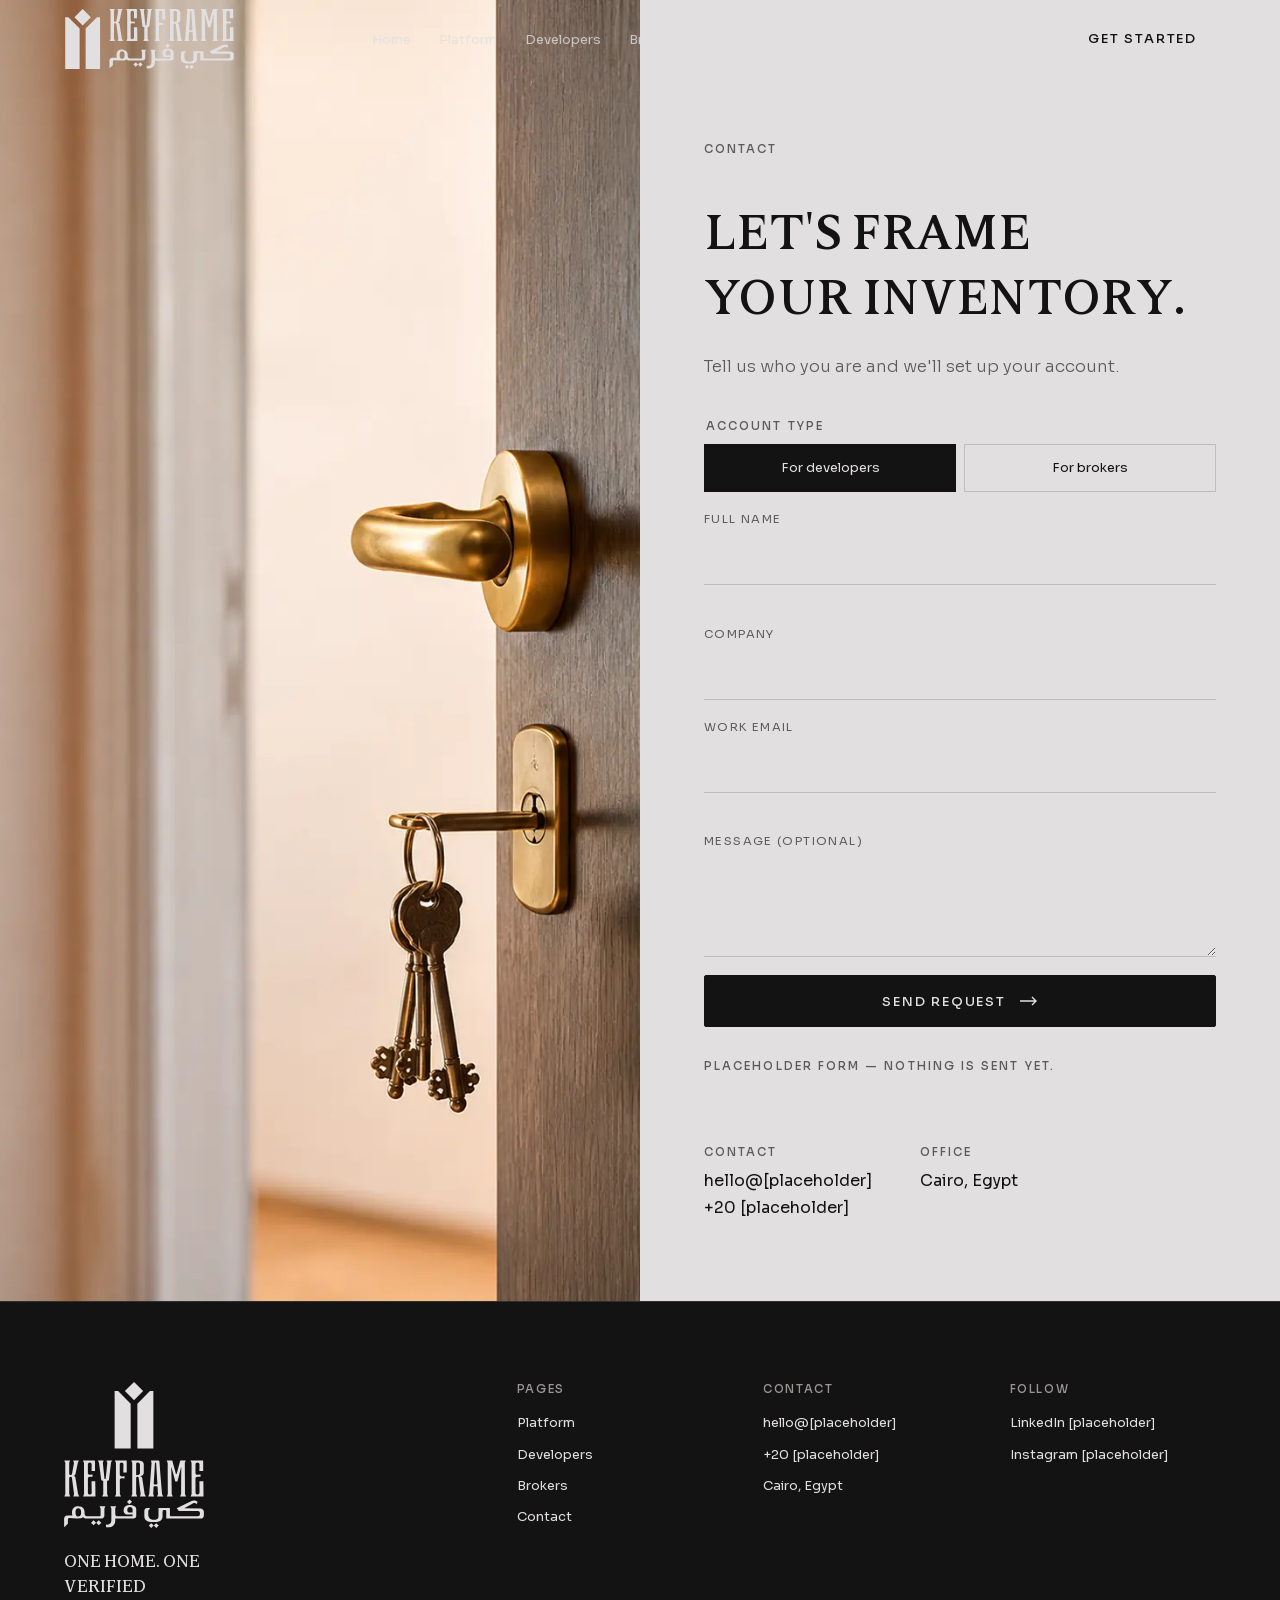
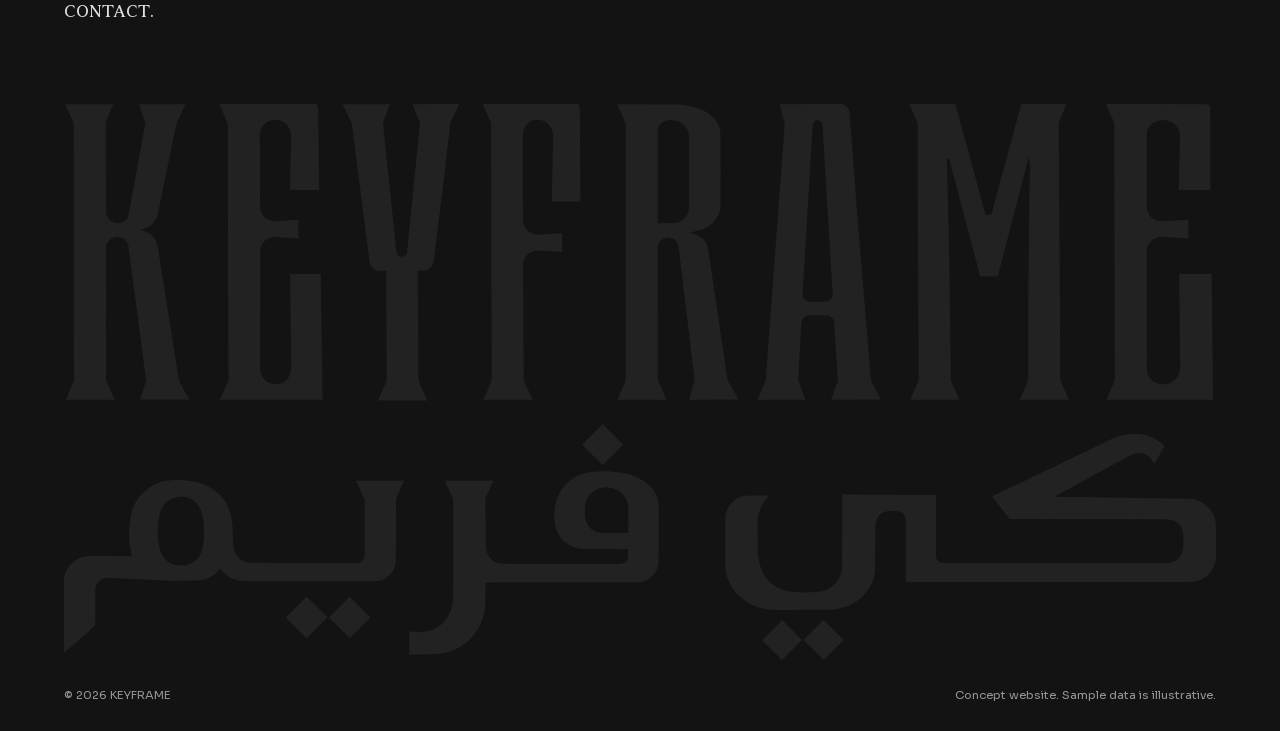
<file: contact.html>
<!DOCTYPE html>
<html lang="en" dir="ltr">
<head>
<meta charset="utf-8">
<meta name="viewport" content="width=device-width, initial-scale=1">
<title>Contact — KEYFRAME</title><link rel="icon" href="/favicon.ico" sizes="any"><link rel="icon" type="image/svg+xml" href="/favicon.svg"><link rel="apple-touch-icon" href="/apple-touch-icon.png">
<meta name="theme-color" content="#141313">
<link rel="preload" href="assets/fonts/zunburk.woff2" as="font" type="font/woff2" crossorigin>
<link rel="stylesheet" href="https://fonts.googleapis.com/css2?family=IBM+Plex+Sans+Arabic:wght@300;400;500;600&display=swap">
<link rel="stylesheet" href="css/colors.css">
<link rel="stylesheet" href="css/base.css">
<link rel="stylesheet" href="css/pages.css">
</head>
<body data-page="contact">
<a class="skip" href="#main" data-i18n="skip">Skip to content</a>
<header class="nav" id="nav"><div class="wrap nav__in">
  <a class="nav__brand" href="index.html" aria-label="KEYFRAME — home"><span class="logo logo--h"></span></a>
  <nav aria-label="Primary"><ul class="nav__links"><li><a href="index.html" data-i18n="nav.home">Home</a></li><li><a href="platform.html" data-i18n="nav.platform">Platform</a></li><li><a href="developers.html" data-i18n="nav.dev">Developers</a></li><li><a href="brokers.html" data-i18n="nav.brk">Brokers</a></li><li><a href="contact.html" data-i18n="nav.contact" aria-current="page">Contact</a></li></ul></nav>
  <div class="nav__tools">
    <button class="lang" type="button" data-lang-toggle>ع</button>
    <a class="btn btn--ghost nav__signin" href="signin.html" data-i18n="si.btn">Sign in</a>
    <a class="btn" href="contact.html" data-i18n="cta.start">Get started</a>
    <button class="burger" type="button" aria-expanded="false" aria-controls="menu" aria-label="Menu"><span></span><span></span></button>
  </div></div></header>
<div class="menu" id="menu" aria-hidden="true"><ol><li><a href="index.html" data-i18n="nav.home">Home</a></li><li><a href="platform.html" data-i18n="nav.platform">Platform</a></li><li><a href="developers.html" data-i18n="nav.dev">Developers</a></li><li><a href="brokers.html" data-i18n="nav.brk">Brokers</a></li><li><a href="contact.html" data-i18n="nav.contact" aria-current="page">Contact</a></li></ol><div class="btns"><a class="btn" href="contact.html" data-i18n="cta.start">Get started</a><a class="btn btn--ghost" href="signin.html" data-i18n="si.btn">Sign in</a></div></div>
<main id="main">
<section class="contact">
  <div class="contact__img arch"><img src="assets/img/door-keys.webp" alt="" fetchpriority="high"></div>
  <div class="contact__body light">
    <p class="eyebrow mut"><span data-i18n="nav.contact">Contact</span></p>
    <h1 class="rvl"><span class="ln"><span data-i18n="ct.h1">Let's frame</span></span><span class="ln"><span data-i18n="ct.h2">your inventory.</span></span></h1>
    <p class="lead mut rv" data-i18n="ct.lead">Tell us who you are and we'll set up your account.</p>
    <form id="ctForm" class="form rv" novalidate>
      <fieldset class="seg"><legend class="micro mut" data-i18n="ct.role">Account type</legend>
        <label><input type="radio" name="role" value="developer" checked><span data-i18n="sd.dev">For developers</span></label>
        <label><input type="radio" name="role" value="broker"><span data-i18n="sd.brk">For brokers</span></label></fieldset>
      <div class="field"><label for="cName" data-i18n="ct.name">Full name</label><input id="cName" name="name" autocomplete="name" required aria-describedby="eName"><span class="ferr" id="eName"></span></div>
      <div class="field"><label for="cCo" data-i18n="ct.co">Company</label><input id="cCo" name="company" autocomplete="organization"></div>
      <div class="field"><label for="cEmail" data-i18n="ct.email">Work email</label><input id="cEmail" name="email" type="email" autocomplete="email" required aria-describedby="eEmail"><span class="ferr" id="eEmail"></span></div>
      <div class="field"><label for="cMsg" data-i18n="ct.msg">Message (optional)</label><textarea id="cMsg" name="msg" rows="3"></textarea></div>
      <button class="btn" type="submit"><span data-i18n="ct.send">Send request</span><svg class="arr" viewBox="0 0 18 10" aria-hidden="true"><path d="M0 5h16M12 1l4 4-4 4" fill="none" stroke="currentColor" stroke-width="1.4"/></svg></button>
      <p class="micro mut" data-i18n="ct.note">Placeholder form — nothing is sent yet.</p>
    </form>
    <div class="ct-done" id="ctDone" hidden tabindex="-1"><span class="vbadge" data-i18n="ct.received">Request noted</span><p data-i18n="ct.done">Thank you. This is a placeholder form, so nothing was sent — connect it to your CRM or email before launch.</p></div>
    <dl class="cinfo"><div><dt class="micro mut" data-i18n="foot.contact">Contact</dt><dd>hello@[placeholder]<br>+20 [placeholder]</dd></div><div><dt class="micro mut" data-i18n="ct.office">Office</dt><dd data-i18n="foot.city">Cairo, Egypt</dd></div></dl>
  </div>
</section>

</main>
<footer class="foot"><div class="wrap">
  <div class="foot__grid">
    <div class="foot__brand"><span class="logo logo--v foot__logo"></span><p class="foot__tag" data-i18n="foot.tag">One home. One verified contact.</p></div>
    <nav class="foot__col" aria-label="Footer"><h4 data-i18n="foot.pages">Pages</h4>
      <a href="platform.html" data-i18n="nav.platform">Platform</a><a href="developers.html" data-i18n="nav.dev">Developers</a>
      <a href="brokers.html" data-i18n="nav.brk">Brokers</a><a href="contact.html" data-i18n="nav.contact">Contact</a></nav>
    <div class="foot__col"><h4 data-i18n="foot.contact">Contact</h4><span>hello@[placeholder]</span><span>+20 [placeholder]</span><span data-i18n="foot.city">Cairo, Egypt</span></div>
    <div class="foot__col"><h4 data-i18n="foot.follow">Follow</h4><a href="#main">LinkedIn [placeholder]</a><a href="#main">Instagram [placeholder]</a></div>
  </div>
  <div class="foot__mark" aria-hidden="true"><span class="logo logo--w"></span></div>
  <div class="foot__base"><span>© 2026 KEYFRAME</span><span data-i18n="foot.note">Concept website. Sample data is illustrative.</span></div>
</div></footer>
<script src="js/i18n.js"></script>
<script src="js/app-i18n.js"></script>
<script src="js/main.js"></script>
</body>
</html>
</file>
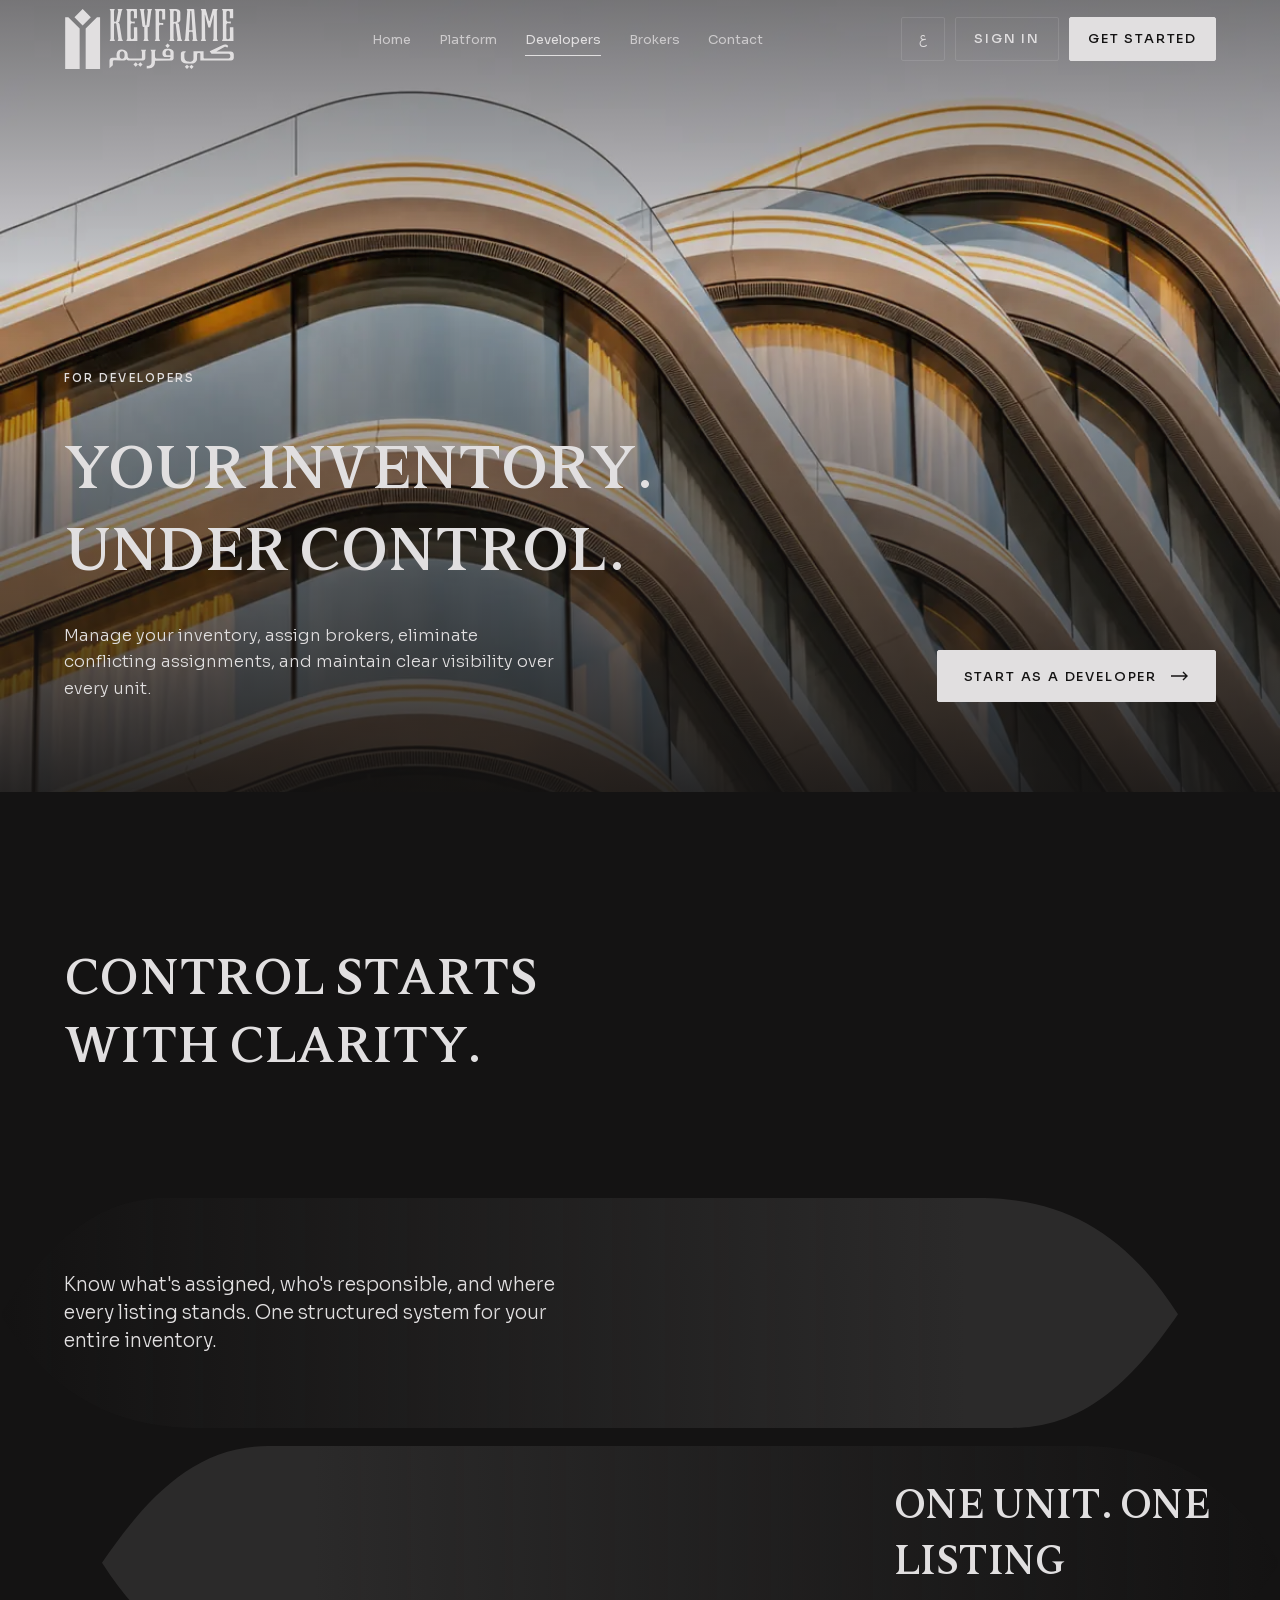
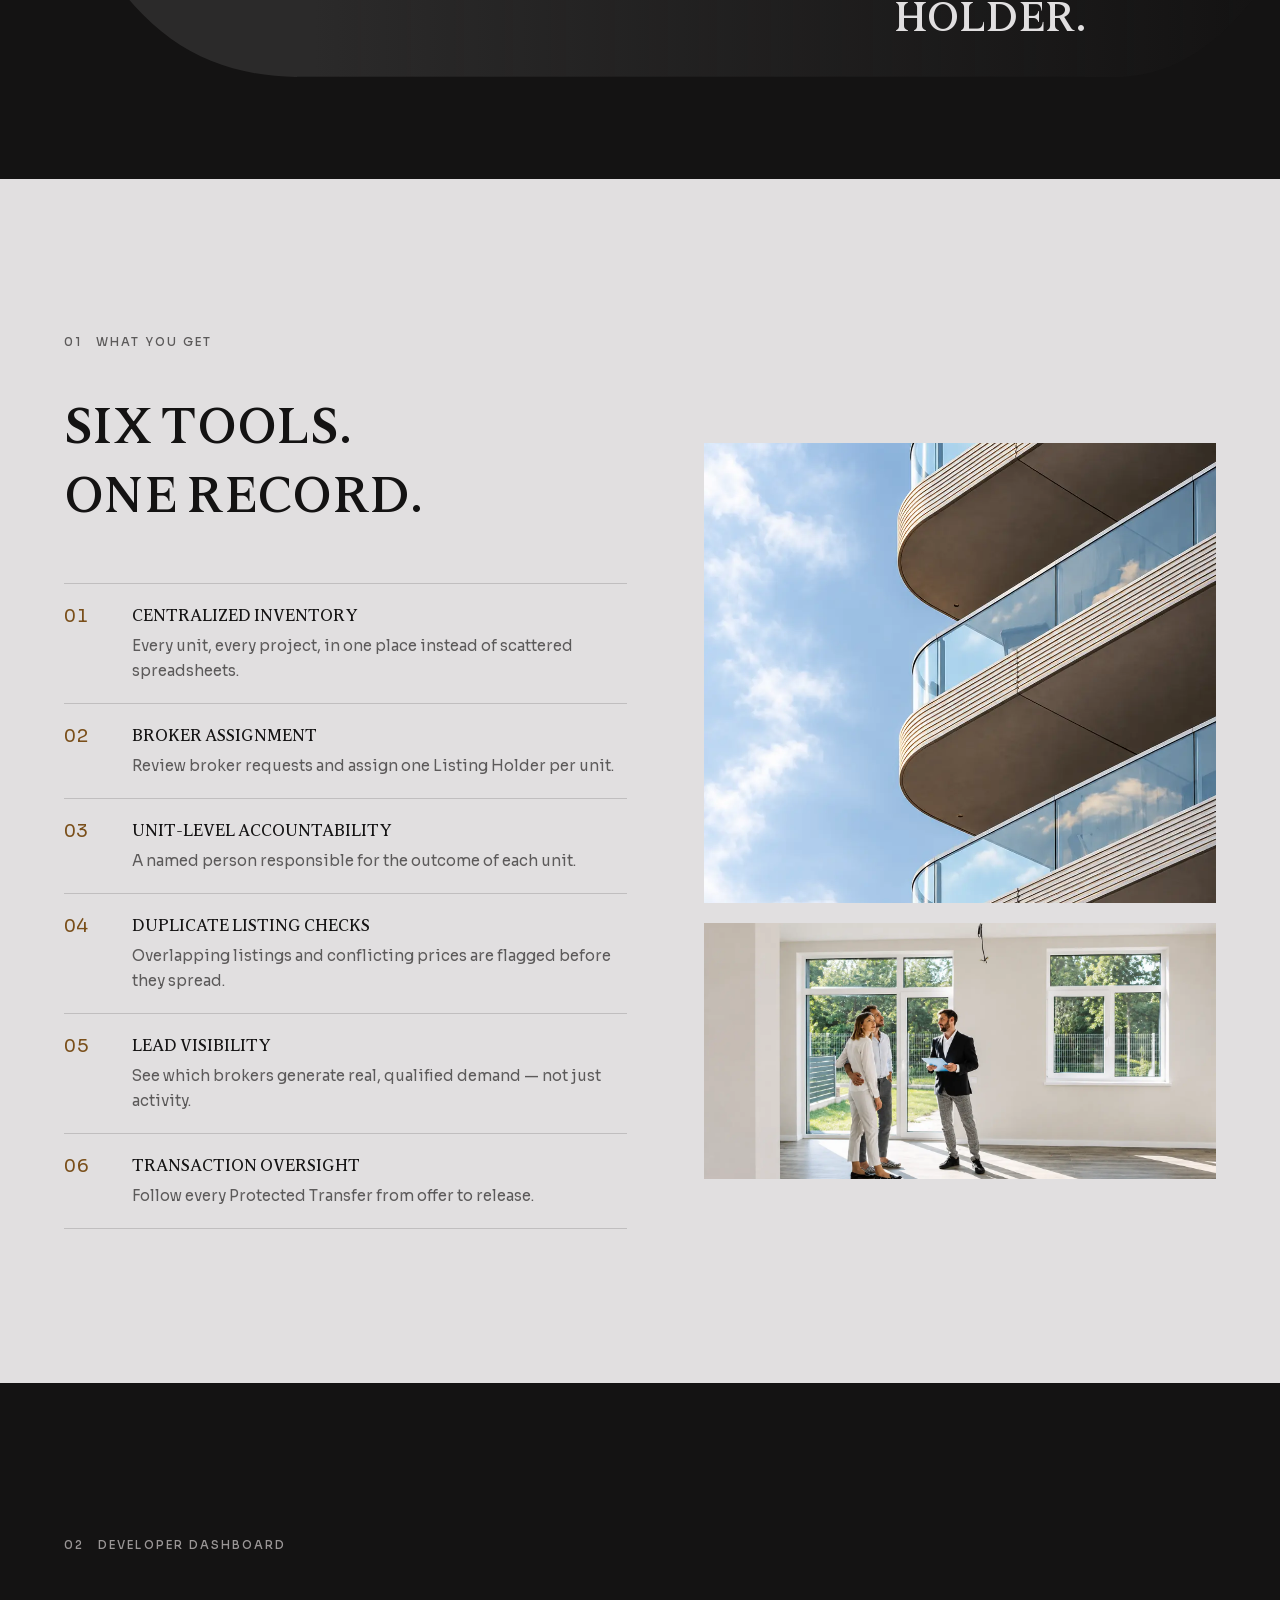
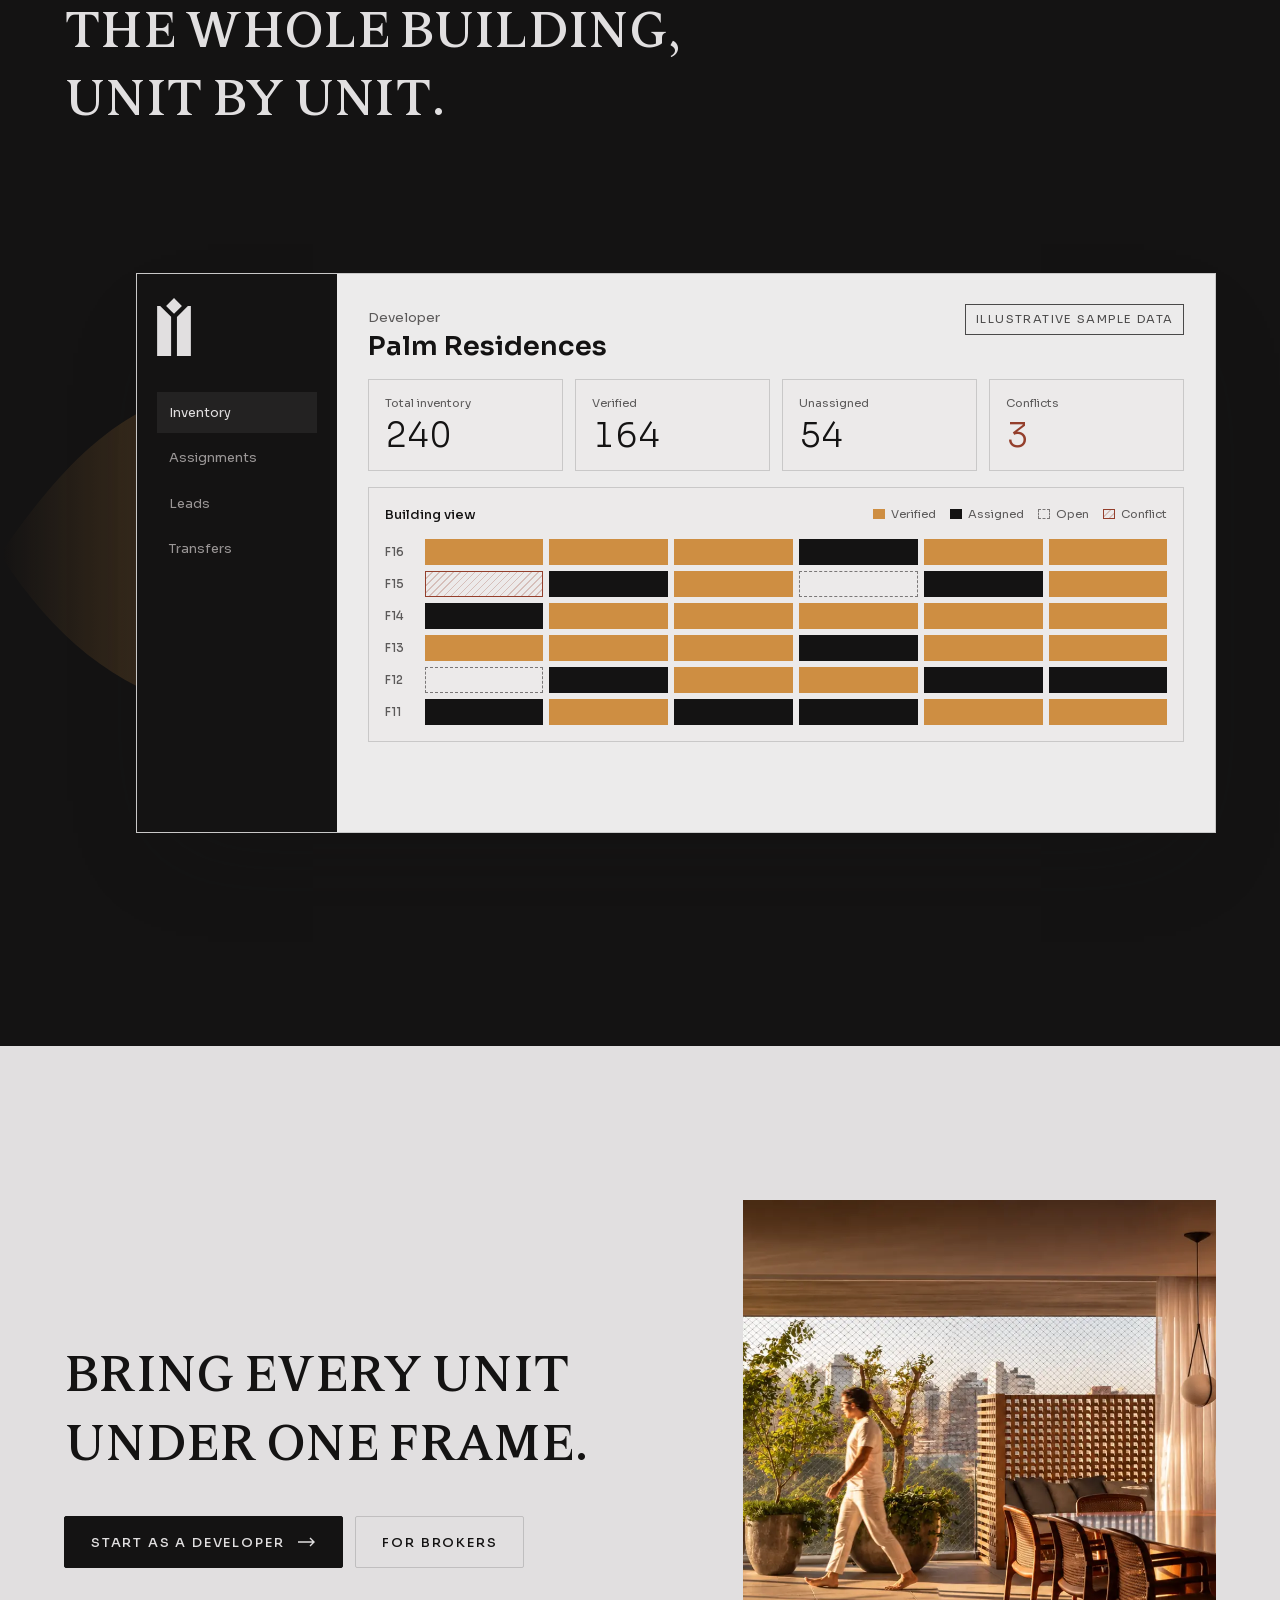
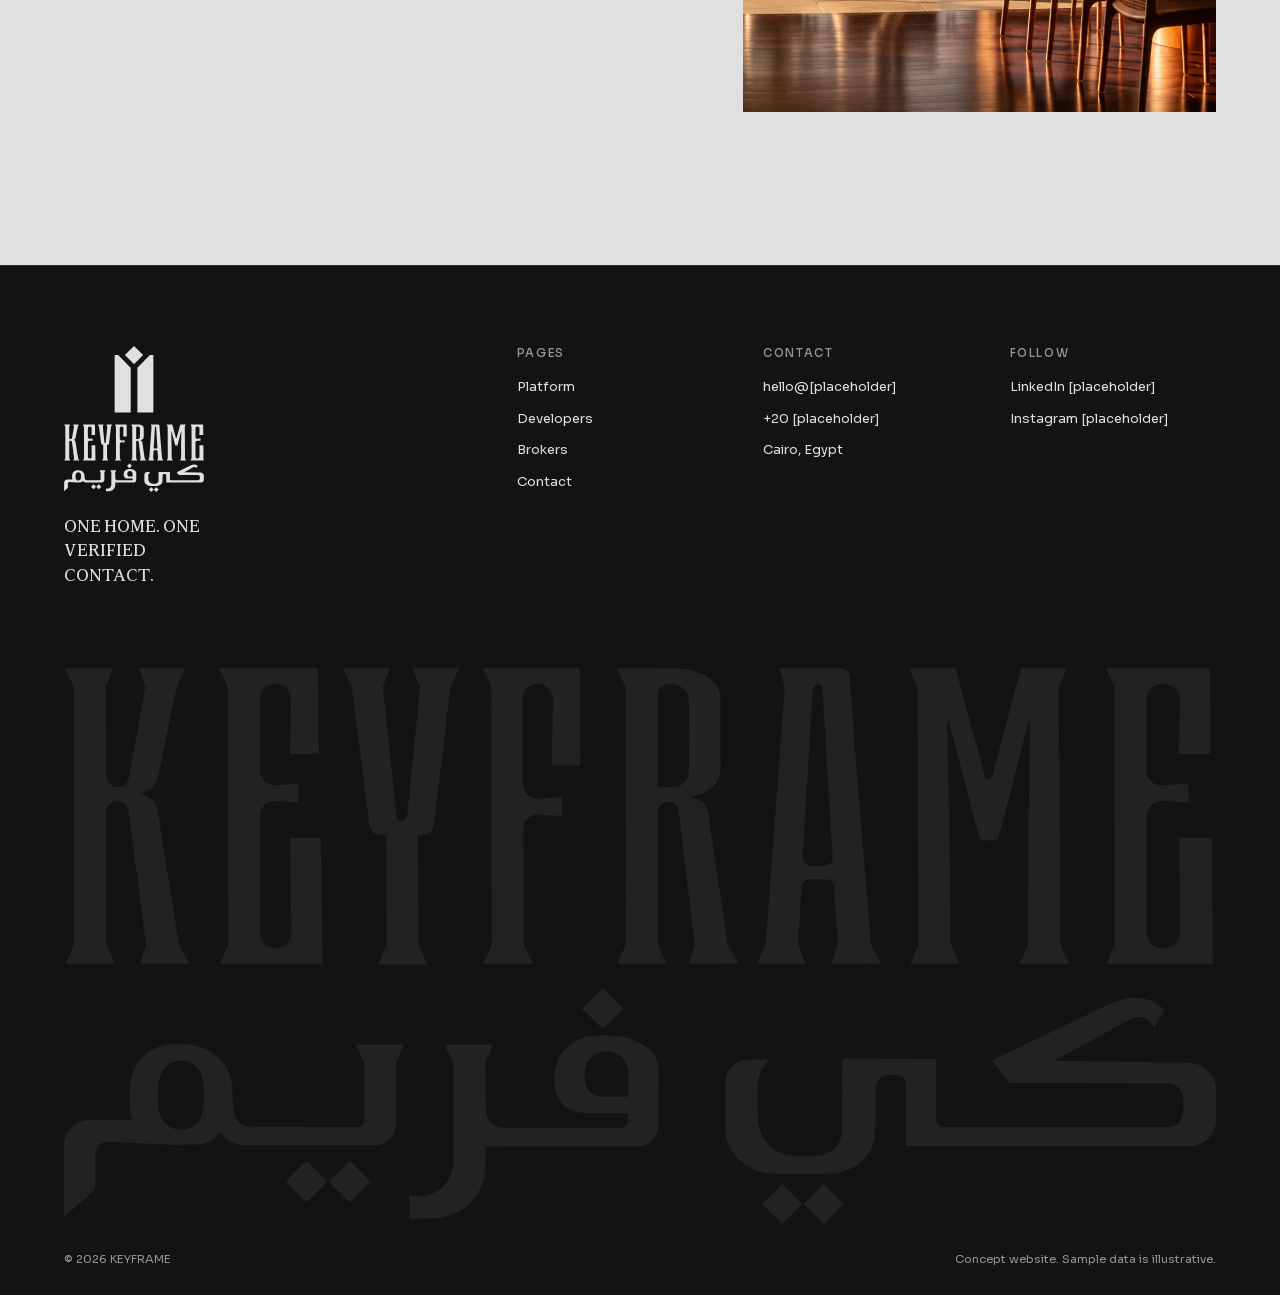
<file: developers.html>
<!DOCTYPE html>
<html lang="en" dir="ltr">
<head>
<meta charset="utf-8">
<meta name="viewport" content="width=device-width, initial-scale=1">
<title>For developers — KEYFRAME</title><link rel="icon" href="/favicon.ico" sizes="any"><link rel="icon" type="image/svg+xml" href="/favicon.svg"><link rel="apple-touch-icon" href="/apple-touch-icon.png">
<meta name="theme-color" content="#141313">
<link rel="preload" href="assets/fonts/zunburk.woff2" as="font" type="font/woff2" crossorigin>
<link rel="stylesheet" href="https://fonts.googleapis.com/css2?family=IBM+Plex+Sans+Arabic:wght@300;400;500;600&display=swap">
<link rel="stylesheet" href="css/colors.css">
<link rel="stylesheet" href="css/base.css">
<link rel="stylesheet" href="css/pages.css">
</head>
<body data-page="developers">
<a class="skip" href="#main" data-i18n="skip">Skip to content</a>
<header class="nav" id="nav"><div class="wrap nav__in">
  <a class="nav__brand" href="index.html" aria-label="KEYFRAME — home"><span class="logo logo--h"></span></a>
  <nav aria-label="Primary"><ul class="nav__links"><li><a href="index.html" data-i18n="nav.home">Home</a></li><li><a href="platform.html" data-i18n="nav.platform">Platform</a></li><li><a href="developers.html" data-i18n="nav.dev" aria-current="page">Developers</a></li><li><a href="brokers.html" data-i18n="nav.brk">Brokers</a></li><li><a href="contact.html" data-i18n="nav.contact">Contact</a></li></ul></nav>
  <div class="nav__tools">
    <button class="lang" type="button" data-lang-toggle>ع</button>
    <a class="btn btn--ghost nav__signin" href="signin.html" data-i18n="si.btn">Sign in</a>
    <a class="btn" href="contact.html" data-i18n="cta.start">Get started</a>
    <button class="burger" type="button" aria-expanded="false" aria-controls="menu" aria-label="Menu"><span></span><span></span></button>
  </div></div></header>
<div class="menu" id="menu" aria-hidden="true"><ol><li><a href="index.html" data-i18n="nav.home">Home</a></li><li><a href="platform.html" data-i18n="nav.platform">Platform</a></li><li><a href="developers.html" data-i18n="nav.dev" aria-current="page">Developers</a></li><li><a href="brokers.html" data-i18n="nav.brk">Brokers</a></li><li><a href="contact.html" data-i18n="nav.contact">Contact</a></li></ol><div class="btns"><a class="btn" href="contact.html" data-i18n="cta.start">Get started</a><a class="btn btn--ghost" href="signin.html" data-i18n="si.btn">Sign in</a></div></div>
<main id="main">
<section class="phero">
  <div class="phero__img"><img src="assets/img/facade.webp" alt="" fetchpriority="high"></div>
  <div class="wrap">
    <p class="eyebrow"><span data-i18n="sd.dev">For developers</span></p>
    <h1 class="rvl"><span class="ln"><span data-i18n="dev.h1">Your inventory.</span></span><span class="ln"><span data-i18n="dev.h2">Under control.</span></span></h1>
    <div class="phero__row"><p class="lead rv" data-i18n="dev.p">Manage your inventory, assign brokers, eliminate conflicting assignments, and maintain clear visibility over every unit.</p>
    <a class="btn rv" href="contact.html"><span data-i18n="cta.devStart">Start as a developer</span><svg class="arr" viewBox="0 0 18 10" aria-hidden="true"><path d="M0 5h16M12 1l4 4-4 4" fill="none" stroke="currentColor" stroke-width="1.4"/></svg></a></div>
  </div>
</section>

<section class="sec ed" aria-labelledby="dv-ed">
  <div class="wrap ed__top"><h2 id="dv-ed" class="rvl"><span class="ln"><span data-i18n="dv.ed1">Control starts</span></span><span class="ln"><span data-i18n="dv.ed2">with clarity.</span></span></h2></div>
  <div class="blades ed__rows">
    <div class="edrow" style="--i:0"><span class="blade edrow__b"></span><div class="wrap edrow__in"><p class="edrow__p" data-i18n="dv.p1">Know what's assigned, who's responsible, and where every listing stands. One structured system for your entire inventory.</p></div></div>
    <div class="edrow edrow--l" style="--i:1"><span class="blade blade--l edrow__b"></span><div class="wrap edrow__in edrow__in--end"><h3 data-i18n="dv.h3">One unit. One Listing Holder.</h3></div></div>
  </div>
</section>

<section class="sec light feats" aria-labelledby="dvf">
  <div class="wrap feats__grid">
    <div class="feats__copy">
      <p class="eyebrow mut"><span>01</span><span data-i18n="feat.eyebrow">What you get</span></p>
      <h2 id="dvf" class="rvl"><span class="ln"><span data-i18n="dv.f.h1">Six tools.</span></span><span class="ln"><span data-i18n="dv.f.h2">One record.</span></span></h2>
      <ol class="flist">
        <li class="rv"><b>01</b><span><strong data-i18n="dev.f1">Centralized inventory</strong><em data-i18n="dev.f1d">Every unit, every project, in one place instead of scattered spreadsheets.</em></span></li>
        <li class="rv"><b>02</b><span><strong data-i18n="dev.f2">Broker assignment</strong><em data-i18n="dev.f2d">Review broker requests and assign one Listing Holder per unit.</em></span></li>
        <li class="rv"><b>03</b><span><strong data-i18n="dev.f3">Unit-level accountability</strong><em data-i18n="dev.f3d">A named person responsible for the outcome of each unit.</em></span></li>
        <li class="rv"><b>04</b><span><strong data-i18n="dev.f4">Duplicate listing checks</strong><em data-i18n="dev.f4d">Overlapping listings and conflicting prices are flagged before they spread.</em></span></li>
        <li class="rv"><b>05</b><span><strong data-i18n="dev.f5">Lead visibility</strong><em data-i18n="dev.f5d">See which brokers generate real, qualified demand — not just activity.</em></span></li>
        <li class="rv"><b>06</b><span><strong data-i18n="dev.f6">Transaction oversight</strong><em data-i18n="dev.f6d">Follow every Protected Transfer from offer to release.</em></span></li>
      </ol>
    </div>
    <div class="feats__imgs">
      <figure class="arch zoom rv"><img src="assets/img/sky-balconies.webp" alt="Curved balconies under a blue sky" loading="lazy"></figure>
      <figure class="cover zoom rv"><img src="assets/img/viewing.webp" alt="A developer's team walking through a bright empty unit" loading="lazy"></figure>
    </div>
  </div>
</section>

<section class="sec dash" aria-labelledby="dvd">
  <div class="wrap">
    <p class="eyebrow mut"><span>02</span><span data-i18n="tab.dev">Developer dashboard</span></p>
    <h2 id="dvd" class="rvl"><span class="ln"><span data-i18n="dv.d.h1">The whole building,</span></span><span class="ln"><span data-i18n="dv.d.h2">unit by unit.</span></span></h2>
    <div class="dash__wrap rv">
      <div class="blade blade--bronze dash__blade" aria-hidden="true"></div>
      <div class="app app--float">
        <aside class="app__side"><span class="logo logo--b app__logo"></span><ul><li class="on" data-i18n="app.inv">Inventory</li><li data-i18n="app.asg">Assignments</li><li data-i18n="app.leads">Leads</li><li data-i18n="app.trf">Transfers</li></ul></aside>
        <div class="app__main"><div class="panel">
          <div class="app__top"><div><small class="mut" data-i18n="ui.dev">Developer</small><h4>Palm Residences</h4></div><span class="tag" data-i18n="illustrative">Illustrative sample data</span></div>
          <div class="kp"><div><small data-i18n="ui.total">Total inventory</small><b>240</b></div><div><small data-i18n="ui.verifiedN">Verified</small><b>164</b></div><div><small data-i18n="ui.unassigned">Unassigned</small><b>54</b></div><div><small data-i18n="ui.conflicts">Conflicts</small><b class="c-err">3</b></div></div>
          <div class="card"><div class="card__h"><span data-i18n="ui.building">Building view</span><span class="legend"><i class="cell cell--v"></i><span data-i18n="lg.v">Verified</span><i class="cell cell--a"></i><span data-i18n="lg.a">Assigned</span><i class="cell cell--u"></i><span data-i18n="lg.u">Open</span><i class="cell cell--c"></i><span data-i18n="lg.c">Conflict</span></span></div><div class="bld" role="img" aria-label="Building view: units by floor and status"><div class="bld__row"><b>F16</b><span class="cell cell--v" title="16A — verified"></span><span class="cell cell--v" title="16B — verified"></span><span class="cell cell--v" title="16C — verified"></span><span class="cell cell--a" title="16D — assigned"></span><span class="cell cell--v" title="16E — verified"></span><span class="cell cell--v" title="16F — verified"></span></div><div class="bld__row"><b>F15</b><span class="cell cell--c" title="15A — conflict"></span><span class="cell cell--a" title="15B — assigned"></span><span class="cell cell--v" title="15C — verified"></span><span class="cell cell--u" title="15D — unassigned"></span><span class="cell cell--a" title="15E — assigned"></span><span class="cell cell--v" title="15F — verified"></span></div><div class="bld__row"><b>F14</b><span class="cell cell--a" title="14A — assigned"></span><span class="cell cell--v" title="14B — verified"></span><span class="cell cell--v" title="14C — verified"></span><span class="cell cell--v" title="14D — verified"></span><span class="cell cell--v" title="14E — verified"></span><span class="cell cell--v" title="14F — verified"></span></div><div class="bld__row"><b>F13</b><span class="cell cell--v" title="13A — verified"></span><span class="cell cell--v" title="13B — verified"></span><span class="cell cell--v" title="13C — verified"></span><span class="cell cell--a" title="13D — assigned"></span><span class="cell cell--v" title="13E — verified"></span><span class="cell cell--v" title="13F — verified"></span></div><div class="bld__row"><b>F12</b><span class="cell cell--u" title="12A — unassigned"></span><span class="cell cell--a" title="12B — assigned"></span><span class="cell cell--v" title="12C — verified"></span><span class="cell cell--v" title="12D — verified"></span><span class="cell cell--a" title="12E — assigned"></span><span class="cell cell--a" title="12F — assigned"></span></div><div class="bld__row"><b>F11</b><span class="cell cell--a" title="11A — assigned"></span><span class="cell cell--v" title="11B — verified"></span><span class="cell cell--a" title="11C — assigned"></span><span class="cell cell--a" title="11D — assigned"></span><span class="cell cell--v" title="11E — verified"></span><span class="cell cell--v" title="11F — verified"></span></div></div></div>
        </div></div>
      </div>
    </div>
  </div>
</section>

<section class="sec light cta cta--light"><div class="wrap cta__grid">
  <div><h2 class="rvl"><span class="ln"><span data-i18n="cta.dv1">Put every unit</span></span><span class="ln"><span data-i18n="cta.dv2">in its right frame.</span></span></h2>
  <div class="btns rv"><a class="btn" href="contact.html"><span data-i18n="cta.devStart">Start as a developer</span><svg class="arr" viewBox="0 0 18 10" aria-hidden="true"><path d="M0 5h16M12 1l4 4-4 4" fill="none" stroke="currentColor" stroke-width="1.4"/></svg></a><a class="btn btn--ghost" href="brokers.html" data-i18n="sd.brk">For brokers</a></div></div>
  <figure class="cta__img arch zoom rv"><img src="assets/img/retreat.webp" alt="" loading="lazy"></figure>
</div></section>

</main>
<footer class="foot"><div class="wrap">
  <div class="foot__grid">
    <div class="foot__brand"><span class="logo logo--v foot__logo"></span><p class="foot__tag" data-i18n="foot.tag">One home. One verified contact.</p></div>
    <nav class="foot__col" aria-label="Footer"><h4 data-i18n="foot.pages">Pages</h4>
      <a href="platform.html" data-i18n="nav.platform">Platform</a><a href="developers.html" data-i18n="nav.dev">Developers</a>
      <a href="brokers.html" data-i18n="nav.brk">Brokers</a><a href="contact.html" data-i18n="nav.contact">Contact</a></nav>
    <div class="foot__col"><h4 data-i18n="foot.contact">Contact</h4><span>hello@[placeholder]</span><span>+20 [placeholder]</span><span data-i18n="foot.city">Cairo, Egypt</span></div>
    <div class="foot__col"><h4 data-i18n="foot.follow">Follow</h4><a href="#main">LinkedIn [placeholder]</a><a href="#main">Instagram [placeholder]</a></div>
  </div>
  <div class="foot__mark" aria-hidden="true"><span class="logo logo--w"></span></div>
  <div class="foot__base"><span>© 2026 KEYFRAME</span><span data-i18n="foot.note">Concept website. Sample data is illustrative.</span></div>
</div></footer>
<script src="js/i18n.js"></script>
<script src="js/app-i18n.js"></script>
<script src="js/main.js"></script>
</body>
</html>
</file>
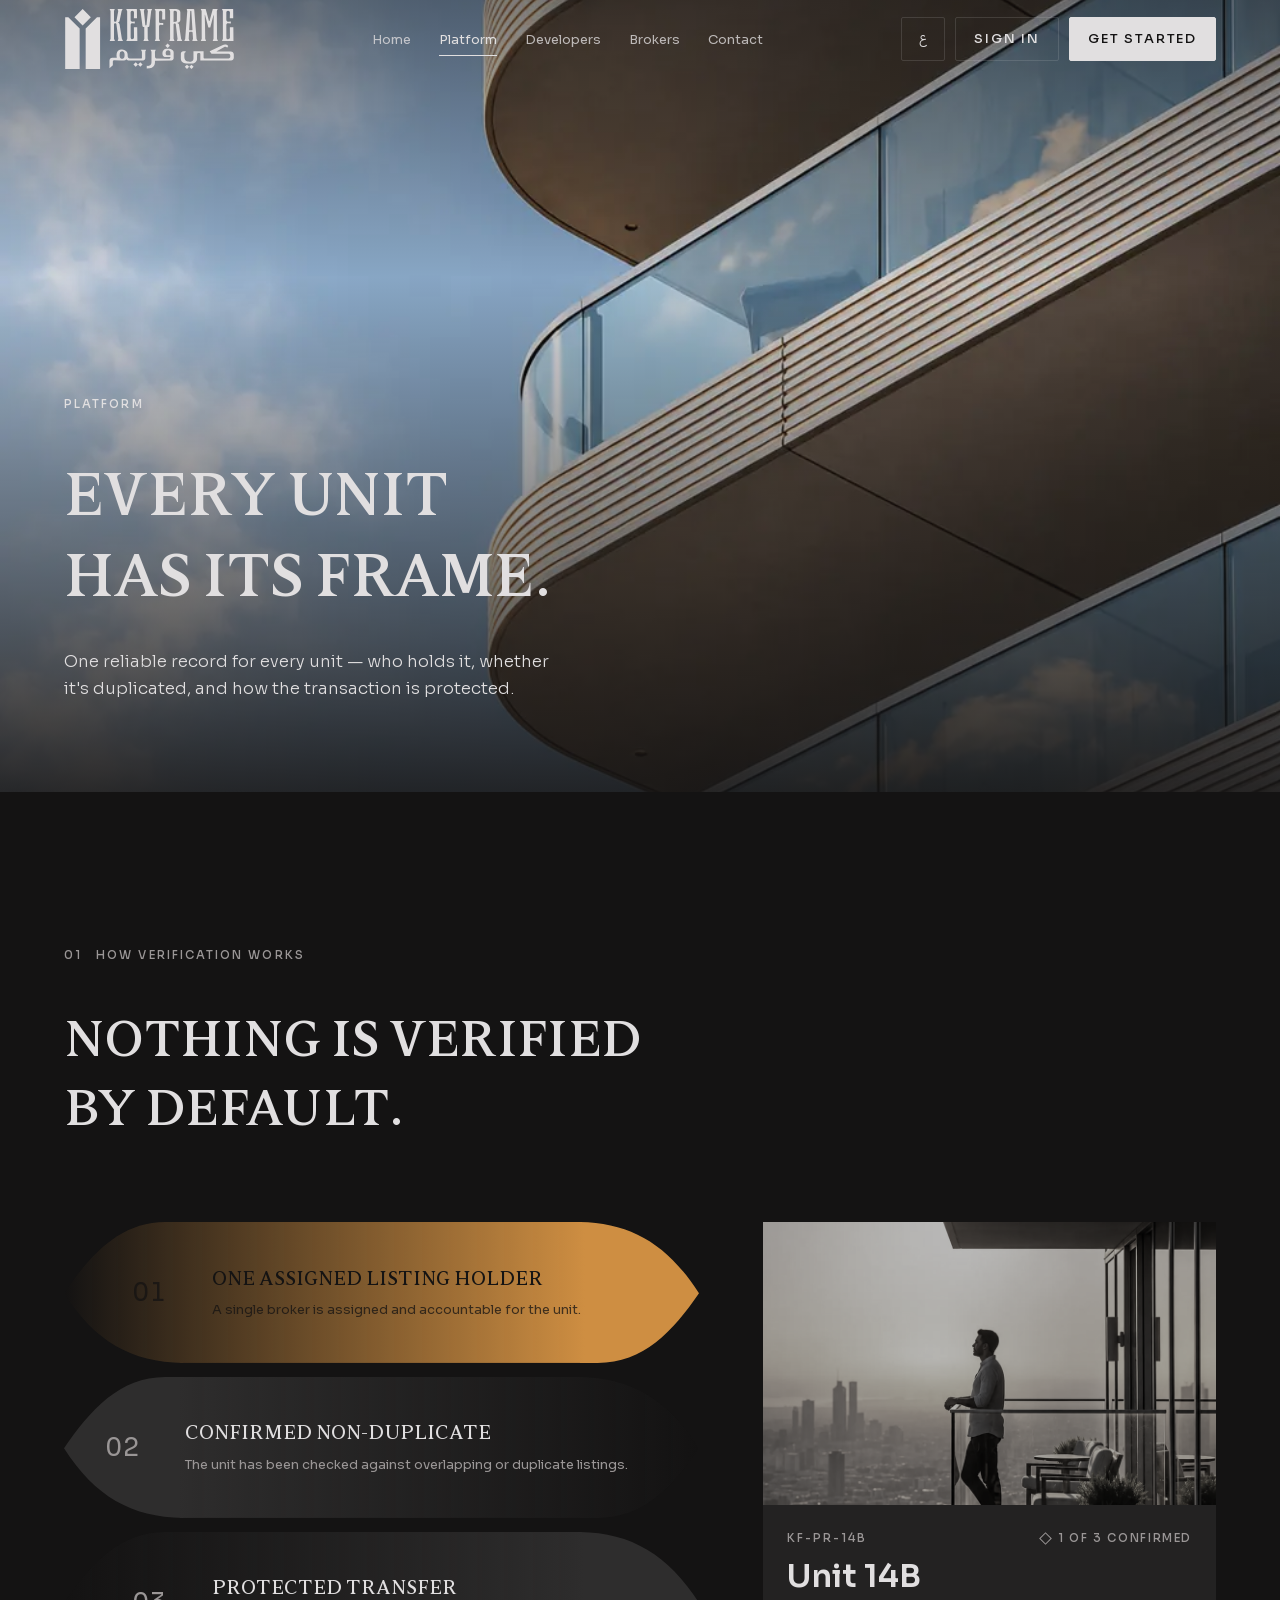
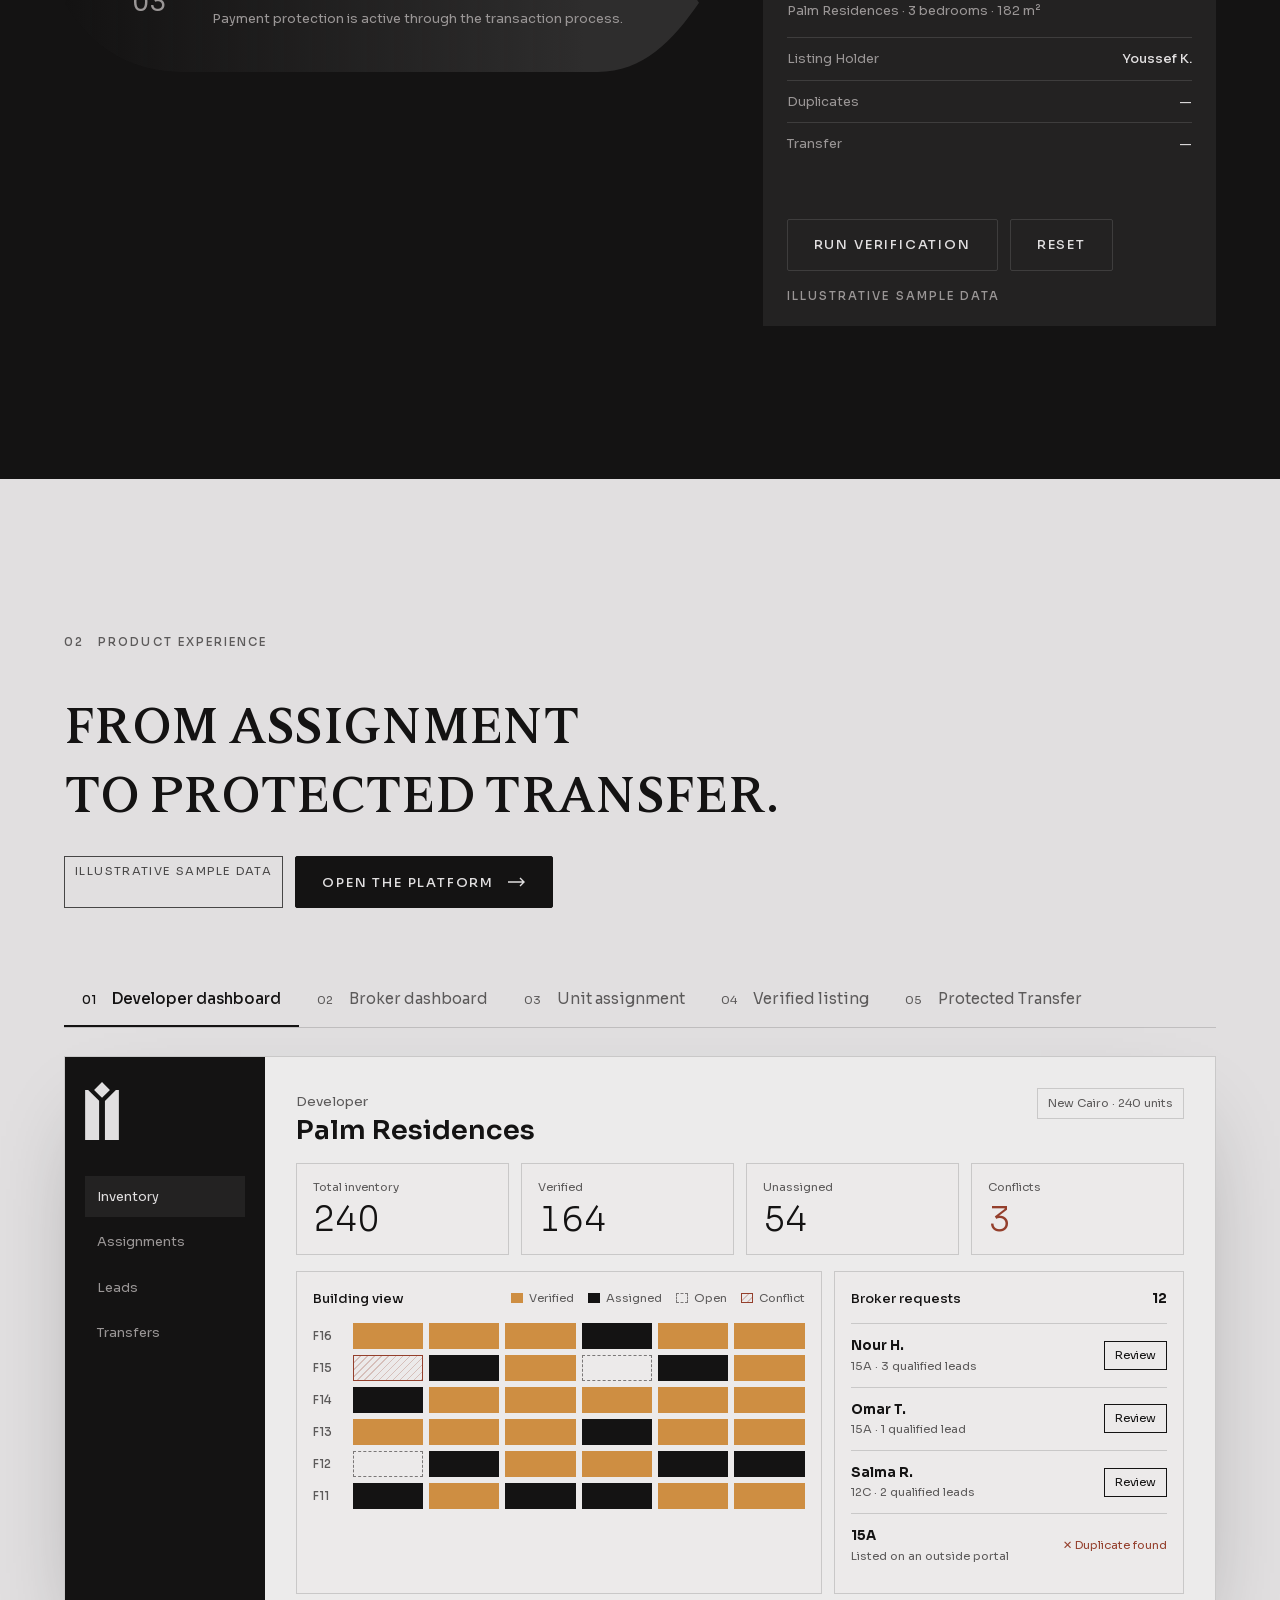
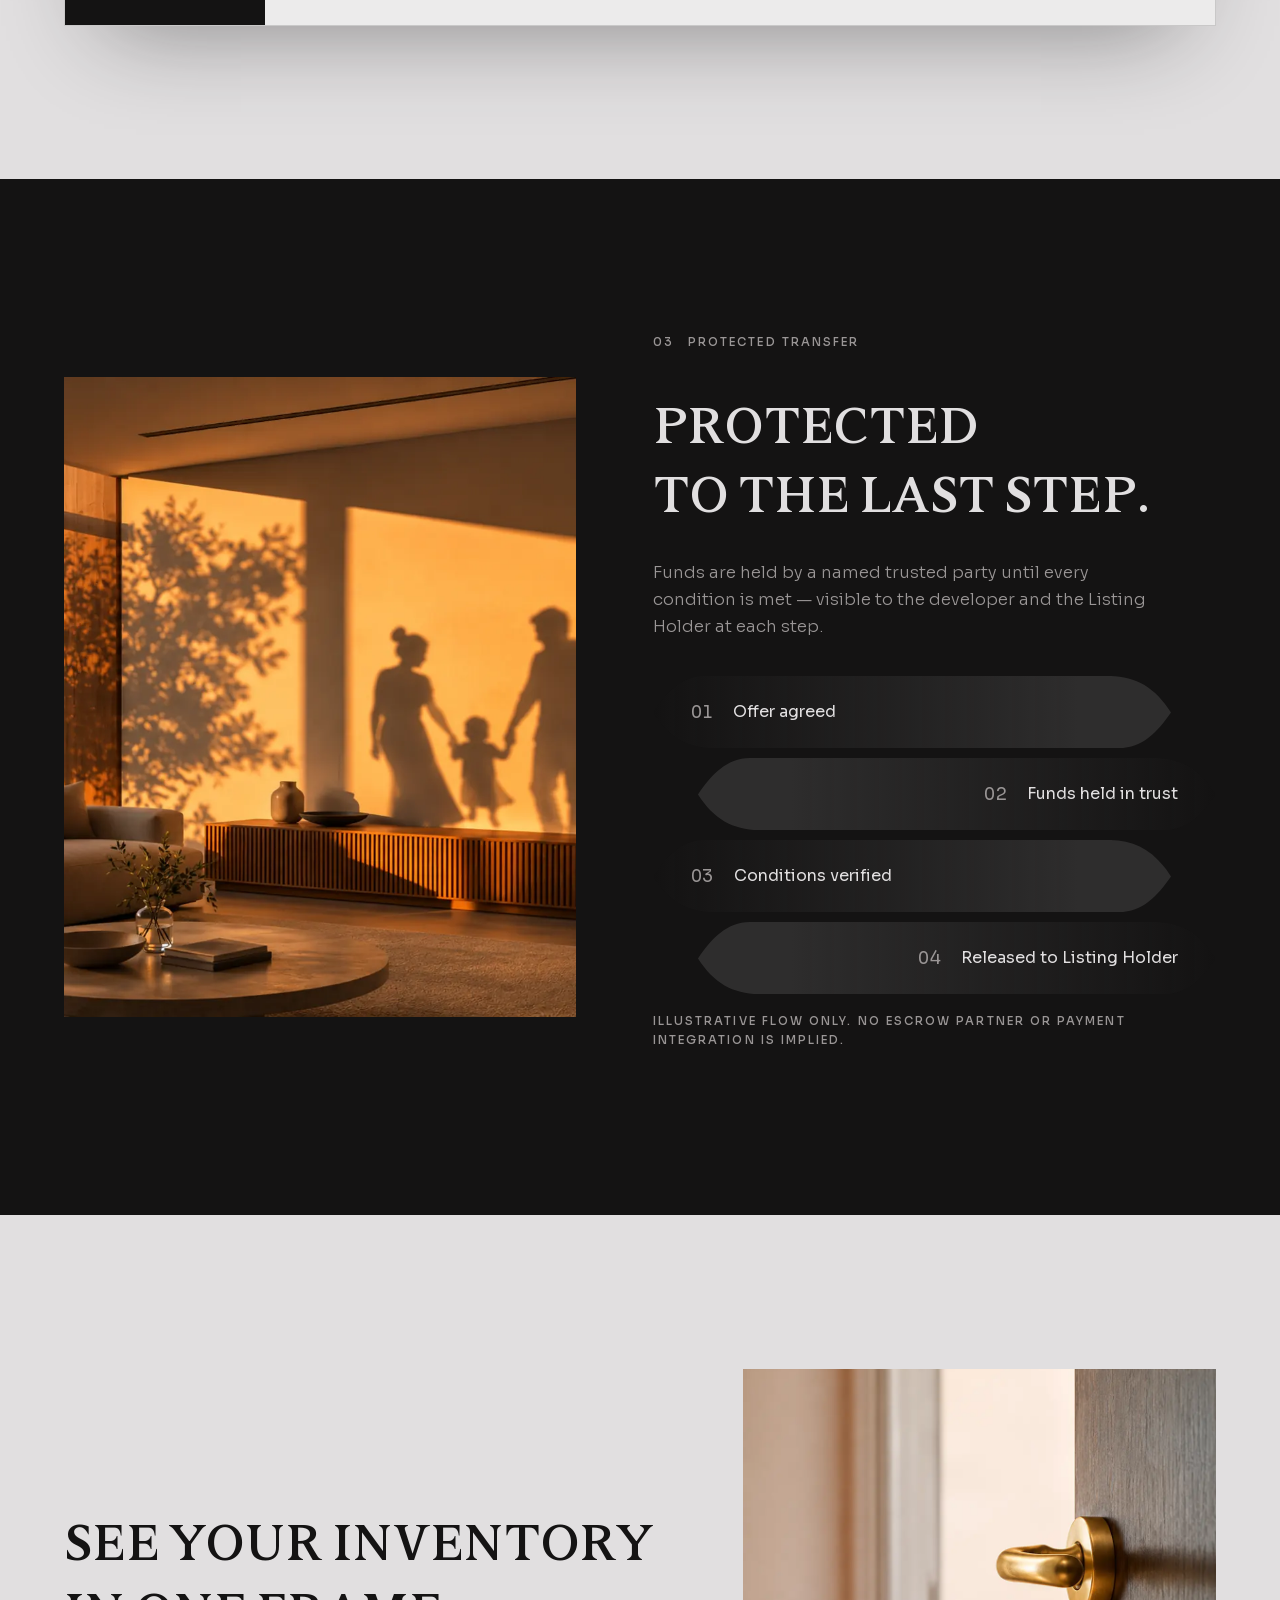
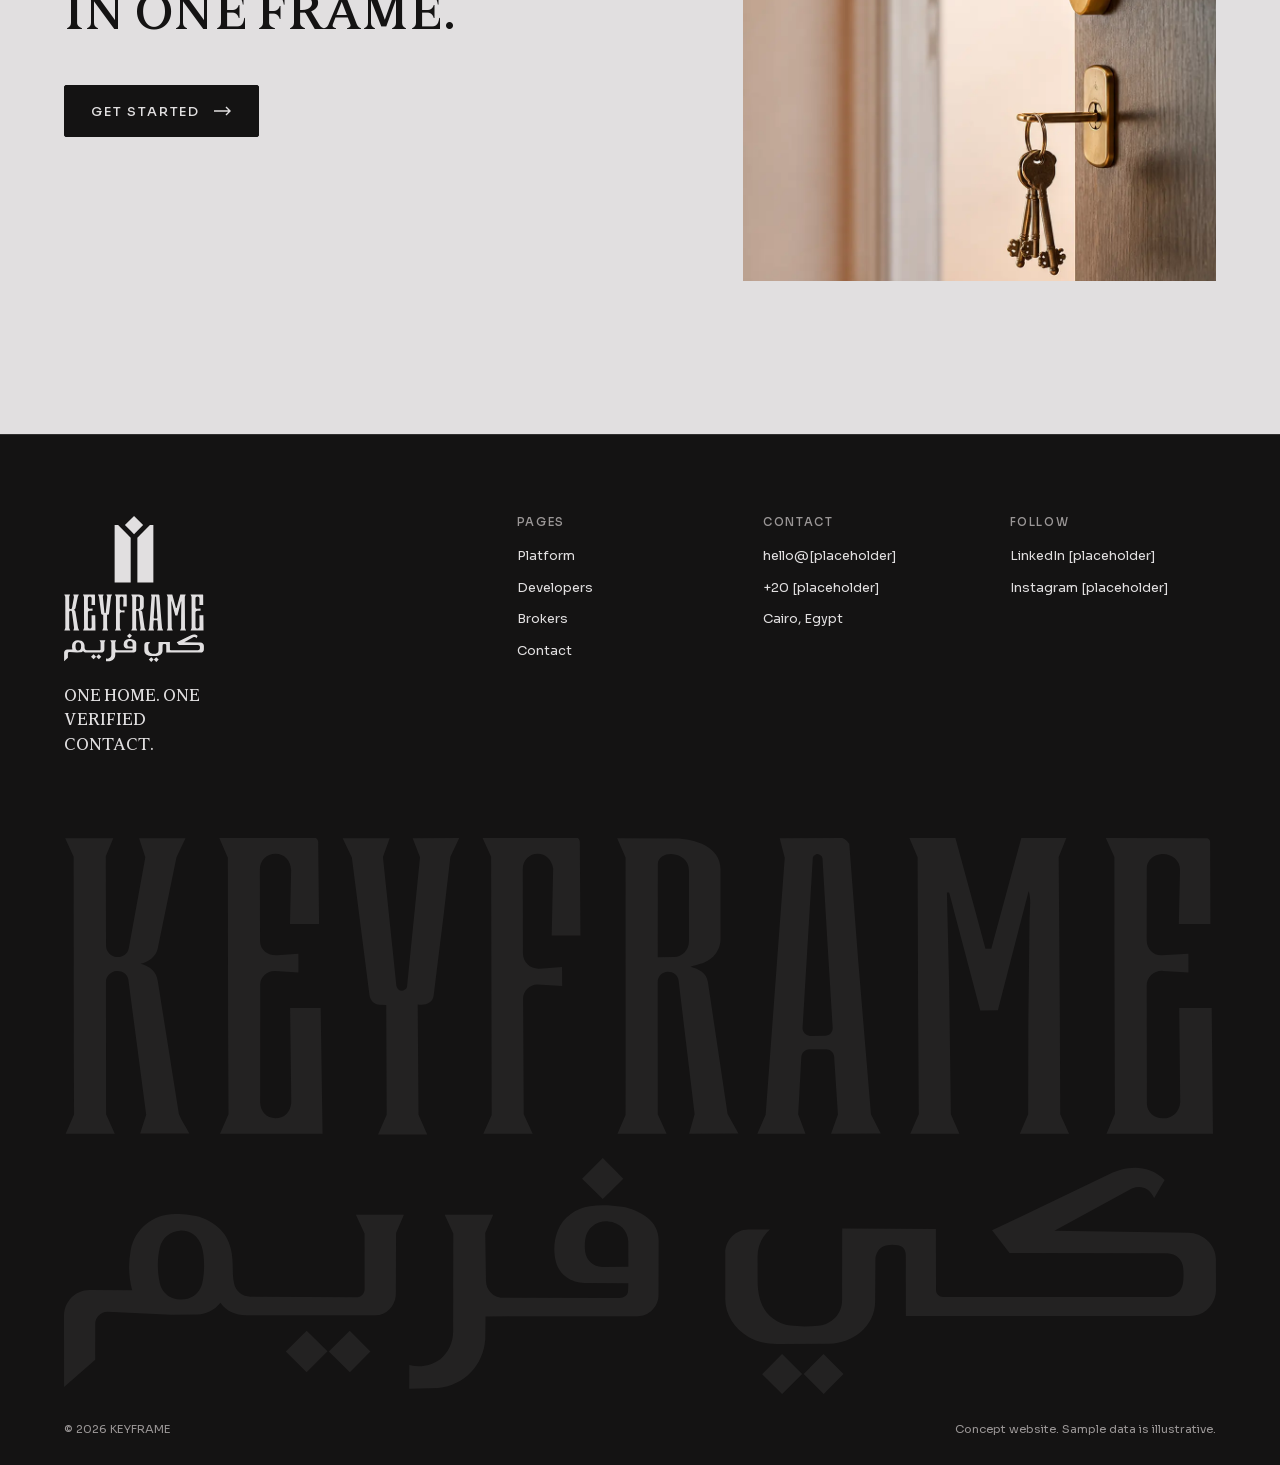
<file: platform.html>
<!DOCTYPE html>
<html lang="en" dir="ltr">
<head>
<meta charset="utf-8">
<meta name="viewport" content="width=device-width, initial-scale=1">
<title>Platform — KEYFRAME</title><link rel="icon" href="/favicon.ico" sizes="any"><link rel="icon" type="image/svg+xml" href="/favicon.svg"><link rel="apple-touch-icon" href="/apple-touch-icon.png">
<meta name="theme-color" content="#141313">
<link rel="preload" href="assets/fonts/zunburk.woff2" as="font" type="font/woff2" crossorigin>
<link rel="stylesheet" href="https://fonts.googleapis.com/css2?family=IBM+Plex+Sans+Arabic:wght@300;400;500;600&display=swap">
<link rel="stylesheet" href="css/colors.css">
<link rel="stylesheet" href="css/base.css">
<link rel="stylesheet" href="css/pages.css">
</head>
<body data-page="platform">
<a class="skip" href="#main" data-i18n="skip">Skip to content</a>
<header class="nav" id="nav"><div class="wrap nav__in">
  <a class="nav__brand" href="index.html" aria-label="KEYFRAME — home"><span class="logo logo--h"></span></a>
  <nav aria-label="Primary"><ul class="nav__links"><li><a href="index.html" data-i18n="nav.home">Home</a></li><li><a href="platform.html" data-i18n="nav.platform" aria-current="page">Platform</a></li><li><a href="developers.html" data-i18n="nav.dev">Developers</a></li><li><a href="brokers.html" data-i18n="nav.brk">Brokers</a></li><li><a href="contact.html" data-i18n="nav.contact">Contact</a></li></ul></nav>
  <div class="nav__tools">
    <button class="lang" type="button" data-lang-toggle>ع</button>
    <a class="btn btn--ghost nav__signin" href="signin.html" data-i18n="si.btn">Sign in</a>
    <a class="btn" href="contact.html" data-i18n="cta.start">Get started</a>
    <button class="burger" type="button" aria-expanded="false" aria-controls="menu" aria-label="Menu"><span></span><span></span></button>
  </div></div></header>
<div class="menu" id="menu" aria-hidden="true"><ol><li><a href="index.html" data-i18n="nav.home">Home</a></li><li><a href="platform.html" data-i18n="nav.platform" aria-current="page">Platform</a></li><li><a href="developers.html" data-i18n="nav.dev">Developers</a></li><li><a href="brokers.html" data-i18n="nav.brk">Brokers</a></li><li><a href="contact.html" data-i18n="nav.contact">Contact</a></li></ol><div class="btns"><a class="btn" href="contact.html" data-i18n="cta.start">Get started</a><a class="btn btn--ghost" href="signin.html" data-i18n="si.btn">Sign in</a></div></div>
<main id="main">
<section class="phero">
  <div class="phero__img"><img src="assets/img/sky-balconies.webp" alt="" fetchpriority="high"></div>
  <div class="wrap">
    <p class="eyebrow"><span data-i18n="nav.platform">Platform</span></p>
    <h1 class="rvl"><span class="ln"><span data-i18n="pl.h1">Every unit</span></span><span class="ln"><span data-i18n="pl.h2">has its frame.</span></span></h1>
    <div class="phero__row"><p class="lead rv" data-i18n="pl.lead">One reliable record for every unit — who holds it, whether it's duplicated, and how the transaction is protected.</p></div>
  </div>
</section>

<!-- HOW IT WORKS: three conditions as blades -->
<section class="sec how" id="how" aria-labelledby="how-title">
  <div class="wrap how__head">
    <p class="eyebrow mut"><span>01</span><span data-i18n="how.eyebrow">How verification works</span></p>
    <h2 id="how-title" class="rvl"><span class="ln"><span data-i18n="how.h1">Nothing is verified</span></span><span class="ln"><span data-i18n="how.h2">by default.</span></span></h2>
  </div>
  <div class="how__grid wrap">
    <ol class="conds" id="conds">
      <li><button type="button" class="cond blade" aria-pressed="false" data-cond="0"><span class="cond__in"><span class="cond__n">01</span><span><strong data-i18n="cond.1">One assigned Listing Holder</strong><em data-i18n="cond.1d">A single broker is assigned and accountable for the unit.</em></span></span></button></li>
      <li><button type="button" class="cond blade blade--l" aria-pressed="false" data-cond="1"><span class="cond__in"><span class="cond__n">02</span><span><strong data-i18n="cond.2">Confirmed non-duplicate</strong><em data-i18n="cond.2d">The unit has been checked against overlapping or duplicate listings.</em></span></span></button></li>
      <li><button type="button" class="cond blade" aria-pressed="false" data-cond="2"><span class="cond__in"><span class="cond__n">03</span><span><strong data-i18n="cond.3">Protected Transfer</strong><em data-i18n="cond.3d">Payment protection is active through the transaction process.</em></span></span></button></li>
    </ol>
    <aside class="ucard" id="ucard" aria-live="polite">
      <div class="ucard__img cover"><img src="assets/img/skyline.webp" alt="" loading="lazy"></div>
      <div class="ucard__body">
        <div class="ucard__top"><span class="micro mut">KF-PR-14B</span><span class="vbadge" id="recBadge" data-i18n="state.notyet">Not verified</span></div>
        <h3>Unit 14B</h3>
        <p class="mut"><span data-i18n="sample.project">Palm Residences</span> · <span data-i18n="sample.spec">3 bedrooms · 182 m²</span></p>
        <dl class="ucard__rows">
          <div data-row="0"><dt data-i18n="f.holder">Listing Holder</dt><dd data-on="Youssef K.">—</dd></div>
          <div data-row="1"><dt data-i18n="f.dup">Duplicates</dt><dd data-on-i18n="f.none">—</dd></div>
          <div data-row="2"><dt data-i18n="f.transfer">Transfer</dt><dd data-on-i18n="f.protected">—</dd></div>
        </dl>
        <span class="blade blade--bronze blade--solid seal" aria-hidden="true"></span>
      </div>
      <div class="btns ucard__btns"><button type="button" class="btn btn--ghost" id="runVerify" data-i18n="how.run">Run verification</button><button type="button" class="btn btn--ghost" id="resetVerify" data-i18n="how.reset">Reset</button></div>
      <p class="micro mut" data-i18n="illustrative">Illustrative sample data</p>
    </aside>
  </div>
</section>

<!-- PRODUCT -->
<section class="sec light product" aria-labelledby="pr-title">
  <div class="wrap">
    <div class="product__head">
      <div><p class="eyebrow mut"><span>02</span><span data-i18n="pr.eyebrow">Product experience</span></p>
      <h2 id="pr-title" class="rvl"><span class="ln"><span data-i18n="pr.h1">From assignment</span></span><span class="ln"><span data-i18n="pr.h2">to protected transfer.</span></span></h2></div>
      <div class="btns"><span class="tag" data-i18n="illustrative">Illustrative sample data</span><a class="btn" href="signin.html"><span data-i18n="cta.demo">Open the platform</span><svg class="arr" viewBox="0 0 18 10" aria-hidden="true"><path d="M0 5h16M12 1l4 4-4 4" fill="none" stroke="currentColor" stroke-width="1.4"/></svg></a></div>
    </div>
    <div class="tabs" role="tablist" aria-label="Platform screens">
      <button role="tab" id="t1" aria-controls="p1" aria-selected="true" class="tab"><span class="tab__n">01</span><span data-i18n="tab.dev">Developer dashboard</span></button>
      <button role="tab" id="t2" aria-controls="p2" aria-selected="false" tabindex="-1" class="tab"><span class="tab__n">02</span><span data-i18n="tab.brk">Broker dashboard</span></button>
      <button role="tab" id="t3" aria-controls="p3" aria-selected="false" tabindex="-1" class="tab"><span class="tab__n">03</span><span data-i18n="tab.asg">Unit assignment</span></button>
      <button role="tab" id="t4" aria-controls="p4" aria-selected="false" tabindex="-1" class="tab"><span class="tab__n">04</span><span data-i18n="tab.lst">Verified listing</span></button>
      <button role="tab" id="t5" aria-controls="p5" aria-selected="false" tabindex="-1" class="tab"><span class="tab__n">05</span><span data-i18n="tab.trf">Protected Transfer</span></button>
    </div>

    <div class="app">
      <aside class="app__side"><span class="logo logo--b app__logo"></span><ul><li class="on" data-i18n="app.inv">Inventory</li><li data-i18n="app.asg">Assignments</li><li data-i18n="app.leads">Leads</li><li data-i18n="app.trf">Transfers</li></ul></aside>
      <div class="app__main">
        <!-- 01 Developer -->
        <div class="panel" role="tabpanel" id="p1" aria-labelledby="t1" tabindex="0">
          <div class="app__top"><div><small class="mut" data-i18n="ui.dev">Developer</small><h4>Palm Residences</h4></div><span class="pill">New Cairo · 240 <span data-i18n="ui.units">units</span></span></div>
          <div class="kp"><div><small data-i18n="ui.total">Total inventory</small><b>240</b></div><div><small data-i18n="ui.verifiedN">Verified</small><b>164</b></div><div><small data-i18n="ui.unassigned">Unassigned</small><b>54</b></div><div><small data-i18n="ui.conflicts">Conflicts</small><b class="c-err">3</b></div></div>
          <div class="app__cols">
            <div class="card"><div class="card__h"><span data-i18n="ui.building">Building view</span><span class="legend"><i class="cell cell--v"></i><span data-i18n="lg.v">Verified</span><i class="cell cell--a"></i><span data-i18n="lg.a">Assigned</span><i class="cell cell--u"></i><span data-i18n="lg.u">Open</span><i class="cell cell--c"></i><span data-i18n="lg.c">Conflict</span></span></div><div class="bld" role="img" aria-label="Building view: units by floor and status"><div class="bld__row"><b>F16</b><span class="cell cell--v" title="16A — verified"></span><span class="cell cell--v" title="16B — verified"></span><span class="cell cell--v" title="16C — verified"></span><span class="cell cell--a" title="16D — assigned"></span><span class="cell cell--v" title="16E — verified"></span><span class="cell cell--v" title="16F — verified"></span></div><div class="bld__row"><b>F15</b><span class="cell cell--c" title="15A — conflict"></span><span class="cell cell--a" title="15B — assigned"></span><span class="cell cell--v" title="15C — verified"></span><span class="cell cell--u" title="15D — unassigned"></span><span class="cell cell--a" title="15E — assigned"></span><span class="cell cell--v" title="15F — verified"></span></div><div class="bld__row"><b>F14</b><span class="cell cell--a" title="14A — assigned"></span><span class="cell cell--v" title="14B — verified"></span><span class="cell cell--v" title="14C — verified"></span><span class="cell cell--v" title="14D — verified"></span><span class="cell cell--v" title="14E — verified"></span><span class="cell cell--v" title="14F — verified"></span></div><div class="bld__row"><b>F13</b><span class="cell cell--v" title="13A — verified"></span><span class="cell cell--v" title="13B — verified"></span><span class="cell cell--v" title="13C — verified"></span><span class="cell cell--a" title="13D — assigned"></span><span class="cell cell--v" title="13E — verified"></span><span class="cell cell--v" title="13F — verified"></span></div><div class="bld__row"><b>F12</b><span class="cell cell--u" title="12A — unassigned"></span><span class="cell cell--a" title="12B — assigned"></span><span class="cell cell--v" title="12C — verified"></span><span class="cell cell--v" title="12D — verified"></span><span class="cell cell--a" title="12E — assigned"></span><span class="cell cell--a" title="12F — assigned"></span></div><div class="bld__row"><b>F11</b><span class="cell cell--a" title="11A — assigned"></span><span class="cell cell--v" title="11B — verified"></span><span class="cell cell--a" title="11C — assigned"></span><span class="cell cell--a" title="11D — assigned"></span><span class="cell cell--v" title="11E — verified"></span><span class="cell cell--v" title="11F — verified"></span></div></div></div>
            <div class="card"><div class="card__h"><span data-i18n="ui.requests">Broker requests</span><b>12</b></div>
              <ul class="reqlist">
                <li><span><b>Nour H.</b><em>15A · <span data-i18n="ui.l3">3 qualified leads</span></em></span><span class="mini" data-i18n="ui.review">Review</span></li>
                <li><span><b>Omar T.</b><em>15A · <span data-i18n="ui.l1">1 qualified lead</span></em></span><span class="mini" data-i18n="ui.review">Review</span></li>
                <li><span><b>Salma R.</b><em>12C · <span data-i18n="ui.l2">2 qualified leads</span></em></span><span class="mini" data-i18n="ui.review">Review</span></li>
                <li class="is-err"><span><b>15A</b><em data-i18n="ui.conflictNote">Listed on an outside portal</em></span><span class="err" data-i18n="state.dup">Duplicate found</span></li>
              </ul></div>
          </div>
        </div>

        <!-- 02 Broker -->
        <div class="panel" role="tabpanel" id="p2" aria-labelledby="t2" tabindex="0" hidden>
          <div class="app__top"><div><small class="mut" data-i18n="ui.brk">Broker</small><h4>Youssef K.</h4></div><span class="vbadge on" data-i18n="ui.verifiedBroker">Verified broker</span></div>
          <div class="kp kp--3"><div><small data-i18n="ui.holderOf">Listing Holder of</small><b>5</b></div><div><small data-i18n="ui.leads">Qualified leads</small><b>18</b></div><div><small data-i18n="ui.inTransfer">In Protected Transfer</small><b>2</b></div></div>
          <div class="card"><div class="card__h"><span data-i18n="ui.myunits">My units</span><span class="mut" data-i18n="ui.conds">Conditions</span></div>
            <ul class="units">
              <li><span><b>14B</b><em>Palm Residences</em></span><span class="seg3"><i class="on"></i><i class="on"></i><i class="on"></i></span><span class="vbadge on" data-i18n="state.verified">Verified</span></li>
              <li><span><b>9A</b><em>Palm Residences</em></span><span class="seg3"><i class="on"></i><i class="on"></i><i></i></span><span class="vbadge" data-i18n="state.transfer">Awaiting transfer</span></li>
              <li><span><b>3C</b><em>Nile Row</em></span><span class="seg3"><i class="on"></i><i></i><i></i></span><span class="vbadge" data-i18n="state.dupcheck">Duplicate check</span></li>
            </ul></div>
        </div>

        <!-- 03 Assignment -->
        <div class="panel" role="tabpanel" id="p3" aria-labelledby="t3" tabindex="0" hidden>
          <div class="asg">
            <div class="card asg__unit"><div class="asg__img cover"><img src="assets/img/viewing.webp" alt="" loading="lazy"></div>
              <div class="asg__body"><small class="mut">Palm Residences</small><h4>Unit 15A</h4><p class="mut" data-i18n="sample.spec2">2 bedrooms · 128 m² · Floor 15</p>
              <ul class="checks" id="asgChecks"><li data-i18n="cond.1s">One Listing Holder</li><li data-i18n="cond.2s">Non-duplicate</li><li data-i18n="cond.3s">Protected Transfer</li></ul>
              <span class="vbadge" id="asgBadge" data-i18n="state.nonholder">No active Listing Holder</span></div></div>
            <div class="asg__req"><small class="mut" data-i18n="ui.pending">Pending requests</small>
              <label class="req"><input type="radio" name="req" value="Nour H." checked><span><b>Nour H.</b><em data-i18n="ui.req1">3 qualified leads · verified ID</em></span></label>
              <label class="req"><input type="radio" name="req" value="Omar T."><span><b>Omar T.</b><em data-i18n="ui.req2">1 qualified lead · verified ID</em></span></label>
              <button type="button" class="btn" id="assignBtn" data-i18n="ui.assign">Assign Listing Holder</button>
              <p class="mut note" id="asgNote" aria-live="polite" data-i18n="ui.one">Only one active assignment per unit.</p></div>
          </div>
        </div>

        <!-- 04 Verified listing -->
        <div class="panel" role="tabpanel" id="p4" aria-labelledby="t4" tabindex="0" hidden>
          <div class="share">
            <div class="phone"><div class="phone__screen">
              <div class="phone__img cover"><img src="assets/img/skyline.webp" alt="" loading="lazy"></div>
              <div class="phone__body"><span class="vbadge on" data-i18n="state.verified">Verified</span><h4>Unit 14B</h4><p class="mut">Palm Residences · <span data-i18n="sample.spec">3 bedrooms · 182 m²</span></p>
                <p class="phone__price">EGP 8,400,000</p>
                <div class="phone__holder"><small class="mut" data-i18n="f.holder">Listing Holder</small><b>Youssef K.</b></div>
                <span class="phone__cta" data-i18n="ui.contactHolder">Contact the Listing Holder</span></div>
            </div></div>
            <div class="share__side"><h4 data-i18n="ui.shareH">One link. One verified contact.</h4><p class="mut" data-i18n="ui.shareP">A shareable card for buyer leads outside the platform — carrying the same verification the developer sees.</p><button type="button" class="btn btn--ghost" id="copyLink" data-i18n="ui.copy">Copy listing link</button><p class="mut note" id="copyNote" aria-live="polite"></p></div>
          </div>
        </div>

        <!-- 05 Transfer -->
        <div class="panel" role="tabpanel" id="p5" aria-labelledby="t5" tabindex="0" hidden>
          <div class="app__top"><div><small class="mut" data-i18n="tab.trf">Protected Transfer</small><h4>Unit 14B · EGP 8,400,000</h4></div><span class="pill" data-i18n="ui.step">Step 3 of 4</span></div>
          <ol class="tl"><li class="done"><i></i><b data-i18n="trf.1">Offer agreed</b><em>12 Nov</em></li><li class="done"><i></i><b data-i18n="trf.2">Funds held in trust</b><em>14 Nov</em></li><li class="done"><i></i><b data-i18n="trf.3">Conditions verified</b><em>17 Nov</em></li><li><i></i><b data-i18n="trf.4">Released to Listing Holder</b><em data-i18n="trf.pending">Pending</em></li></ol>
          <div class="card trf__parties"><div><small class="mut" data-i18n="ui.dev">Developer</small><b>Palm Residences</b></div><div><small class="mut" data-i18n="f.holder">Listing Holder</small><b>Youssef K.</b></div><div><small class="mut" data-i18n="ui.trustee">Trusted party</small><b data-i18n="ui.tbc">[To be confirmed]</b></div></div>
          <p class="mut note" data-i18n="trf.note">Illustrative flow only. No escrow partner or payment integration is implied.</p>
        </div>
      </div>
    </div>
  </div>
</section>

<!-- PROTECTED TRANSFER editorial -->
<section class="sec ptx" aria-labelledby="ptx-title">
  <div class="wrap ptx__grid">
    <figure class="ptx__img arch zoom rv"><img src="assets/img/shadows.webp" alt="A family's shadows on a sunlit living room wall" loading="lazy"></figure>
    <div>
      <p class="eyebrow mut"><span>03</span><span data-i18n="tab.trf">Protected Transfer</span></p>
      <h2 id="ptx-title" class="rvl"><span class="ln"><span data-i18n="ptx.h1">Protected</span></span><span class="ln"><span data-i18n="ptx.h2">to the last step.</span></span></h2>
      <p class="lead mut rv" data-i18n="ptx.lead">Funds are held by a named trusted party until every condition is met — visible to the developer and the Listing Holder at each step.</p>
      <div class="blades ptx__steps">
        <div class="pstep blade" style="--i:0"><span class="pstep__in"><b>01</b><span data-i18n="trf.1">Offer agreed</span></span></div>
        <div class="pstep blade blade--l" style="--i:1"><span class="pstep__in"><b>02</b><span data-i18n="trf.2">Funds held in trust</span></span></div>
        <div class="pstep blade" style="--i:2"><span class="pstep__in"><b>03</b><span data-i18n="trf.3">Conditions verified</span></span></div>
        <div class="pstep blade blade--l" style="--i:3"><span class="pstep__in"><b>04</b><span data-i18n="trf.4">Released to Listing Holder</span></span></div>
      </div>
      <p class="micro mut" data-i18n="trf.note">Illustrative flow only. No escrow partner or payment integration is implied.</p>
    </div>
  </div>
</section>

<section class="sec light cta cta--light">
  <div class="wrap cta__grid">
    <div><h2 class="rvl"><span class="ln"><span data-i18n="cta.pl1">Put every unit</span></span><span class="ln"><span data-i18n="cta.pl2">in its right frame.</span></span></h2>
    <div class="btns rv"><a class="btn" href="contact.html"><span data-i18n="cta.start">Get started</span><svg class="arr" viewBox="0 0 18 10" aria-hidden="true"><path d="M0 5h16M12 1l4 4-4 4" fill="none" stroke="currentColor" stroke-width="1.4"/></svg></a></div></div>
    <figure class="cta__img arch zoom rv"><img src="assets/img/door-keys.webp" alt="" loading="lazy"></figure>
  </div>
</section>

</main>
<footer class="foot"><div class="wrap">
  <div class="foot__grid">
    <div class="foot__brand"><span class="logo logo--v foot__logo"></span><p class="foot__tag" data-i18n="foot.tag">One home. One verified contact.</p></div>
    <nav class="foot__col" aria-label="Footer"><h4 data-i18n="foot.pages">Pages</h4>
      <a href="platform.html" data-i18n="nav.platform">Platform</a><a href="developers.html" data-i18n="nav.dev">Developers</a>
      <a href="brokers.html" data-i18n="nav.brk">Brokers</a><a href="contact.html" data-i18n="nav.contact">Contact</a></nav>
    <div class="foot__col"><h4 data-i18n="foot.contact">Contact</h4><span>hello@[placeholder]</span><span>+20 [placeholder]</span><span data-i18n="foot.city">Cairo, Egypt</span></div>
    <div class="foot__col"><h4 data-i18n="foot.follow">Follow</h4><a href="#main">LinkedIn [placeholder]</a><a href="#main">Instagram [placeholder]</a></div>
  </div>
  <div class="foot__mark" aria-hidden="true"><span class="logo logo--w"></span></div>
  <div class="foot__base"><span>© 2026 KEYFRAME</span><span data-i18n="foot.note">Concept website. Sample data is illustrative.</span></div>
</div></footer>
<script src="js/i18n.js"></script>
<script src="js/app-i18n.js"></script>
<script src="js/main.js"></script>
</body>
</html>
</file>
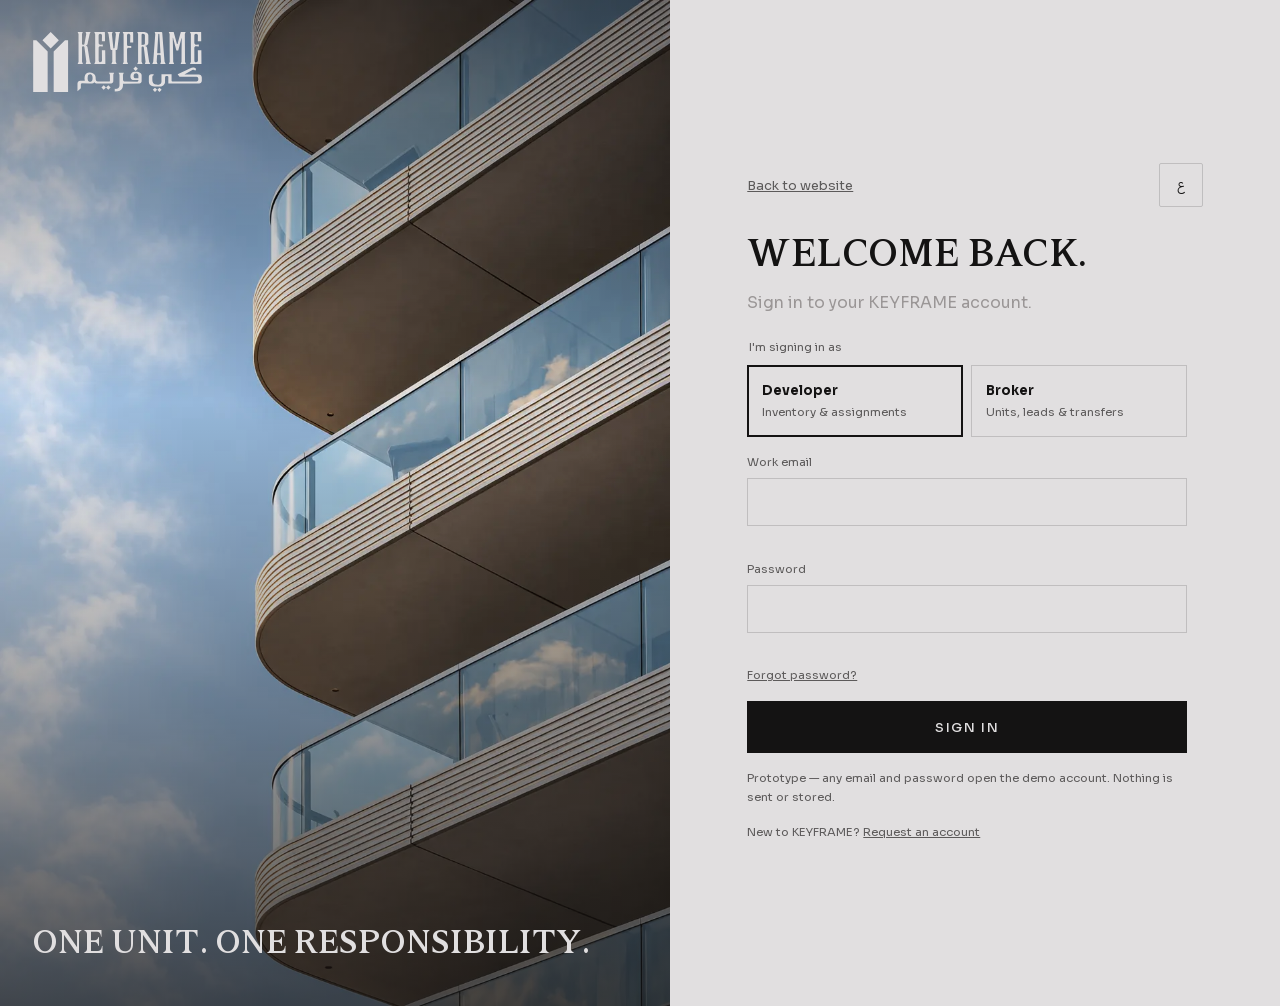
<file: signin.html>
<!DOCTYPE html>
<html lang="en" dir="ltr">
<head>
<title>Sign in — KEYFRAME</title><link rel="icon" href="/favicon.ico" sizes="any"><link rel="icon" type="image/svg+xml" href="/favicon.svg"><link rel="apple-touch-icon" href="/apple-touch-icon.png">
<meta charset="utf-8">
<meta name="viewport" content="width=device-width, initial-scale=1">
<meta name="theme-color" content="#141313">
<link rel="preload" href="assets/fonts/zunburk.woff2" as="font" type="font/woff2" crossorigin>
<link rel="stylesheet" href="https://fonts.googleapis.com/css2?family=IBM+Plex+Sans+Arabic:wght@300;400;500;600&display=swap">
<link rel="stylesheet" href="css/colors.css">
<link rel="stylesheet" href="css/base.css">
<link rel="stylesheet" href="css/app.css">
</head>
<body class="ka">
<main class="ka-signin">
  <div class="ka-signin__img">
    <img src="assets/img/sky-balconies.webp" alt="">
    <a class="ka-signin__brand" href="index.html" aria-label="KEYFRAME — website"><span class="logo logo--h"></span></a>
    <p class="ka-signin__quote" data-i18n="si.quote">One unit. One responsibility.</p>
  </div>
  <div class="ka-signin__panel">
    <div class="ka-signin__top"><a href="index.html" data-i18n="si.back">Back to website</a><button class="lang" type="button" data-lang-toggle style="border-color:var(--rule-l)">ع</button></div>
    <div>
      <h1><span data-i18n="si.h1">Welcome</span> <span data-i18n="si.h2">back.</span></h1>
      <p class="mut" data-i18n="si.sub" style="margin:10px 0 0">Sign in to your KEYFRAME account.</p>
    </div>
    <form id="signForm" novalidate>
      <fieldset class="ka-roles"><legend data-i18n="si.role">I'm signing in as</legend>
        <label><input type="radio" name="role" value="developer" checked><span><b data-i18n="si.dev">Developer</b><em data-i18n="si.devd">Inventory &amp; assignments</em></span></label>
        <label><input type="radio" name="role" value="broker"><span><b data-i18n="si.brk">Broker</b><em data-i18n="si.brkd">Units, leads &amp; transfers</em></span></label>
      </fieldset>
      <div class="ka-field"><label for="siEmail" data-i18n="si.email">Work email</label><input class="ka-input" id="siEmail" type="email" autocomplete="username" aria-describedby="siEmailErr"><span class="ka-err" id="siEmailErr"></span></div>
      <div class="ka-field"><label for="siPass" data-i18n="si.pass">Password</label><input class="ka-input" id="siPass" type="password" autocomplete="current-password" aria-describedby="siPassErr"><span class="ka-err" id="siPassErr"></span></div>
      <a href="signin.html" class="ka-note" data-i18n="si.forgot" style="justify-self:start">Forgot password?</a>
      <button class="ka-btn" type="submit" data-i18n="si.btn">Sign in</button>
      <p class="ka-note" data-i18n="si.note">Prototype — any email and password open the demo account. Nothing is sent or stored.</p>
      <p class="ka-note"><span data-i18n="si.new">New to KEYFRAME?</span> <a href="contact.html" data-i18n="si.create">Request an account</a></p>
    </form>
  </div>
</main>
<script src="js/i18n.js"></script>
<script src="js/app-i18n.js"></script>
<script src="js/app.js"></script>
</body>
</html>
</file>
<file: css/colors.css>
/* KEYFRAME — color system v1
   Rule: only two hues speak. Bronze = earned verification. Brick = something is broken.
   Everything else (info, warning, progress, pending, empty, blocked, generic success) is ink & stone + icon + words. */

:root {
  --kf-neutral-950: #141313;
  --kf-neutral-900: #1c1b1b;
  --kf-neutral-850: #232222;
  --kf-neutral-800: #303030;
  --kf-neutral-700: #4a4848;
  --kf-neutral-600: #5c5a5a;
  --kf-neutral-500: #7a7777;
  --kf-neutral-400: #9a9696;
  --kf-neutral-300: #b9b6b6;
  --kf-neutral-200: #d4d1d2;
  --kf-neutral-100: #e1dfe0;
  --kf-neutral-50: #eceaea;
  --kf-bronze-100: #f1e3cf;
  --kf-bronze-300: #e2b479;
  --kf-bronze-400: #d69f5a;
  --kf-bronze-500: #ce8e42;
  --kf-bronze-600: #a8712f;
  --kf-bronze-700: #7a4f1a;
  --kf-bronze-800: #4a3214;
  --kf-bronze-900: #2a1d0c;
  --kf-brick-100: #f2dbd4;
  --kf-brick-300: #e8a08c;
  --kf-brick-400: #d97c63;
  --kf-brick-500: #b5523b;
  --kf-brick-600: #943f2c;
  --kf-brick-700: #7a3020;
  --kf-brick-800: #4a1e14;
  --kf-brick-900: #2a110b;
}

:root, [data-theme="dark"] {
  --kf-surface-page: var(--kf-neutral-950);  /* Page background */
  --kf-surface-raised: var(--kf-neutral-850);  /* Cards, panels */
  --kf-surface-sunken: var(--kf-neutral-900);  /* Inputs, wells */
  --kf-surface-inverse: var(--kf-neutral-100);  /* Inverse blocks */
  --kf-text-primary: var(--kf-neutral-100);  /* Body and headings */
  --kf-text-secondary: var(--kf-neutral-400);  /* Supporting text */
  --kf-text-disabled: var(--kf-neutral-600);  /* Disabled labels (exempt from contrast) */
  --kf-text-inverse: var(--kf-neutral-950);  /* Text on inverse */
  --kf-border-subtle: var(--kf-neutral-800);  /* Dividers */
  --kf-border-strong: var(--kf-neutral-500);  /* Control outlines */
  --kf-border-focus: var(--kf-neutral-100);  /* Focus ring */
  --kf-action-primary-bg: var(--kf-neutral-100);  /* Primary button — never bronze */
  --kf-action-primary-fg: var(--kf-neutral-950);  /* Primary button label */
  --kf-action-primary-hover: var(--kf-neutral-200);  /* Primary hover */
  --kf-verified-fg: var(--kf-bronze-500);  /* Verified label, Verified Frame */
  --kf-verified-mark: var(--kf-bronze-500);  /* Brackets, diamond (graphic, 3:1) */
  --kf-verified-bg: var(--kf-bronze-900);  /* Verified row tint (rare) */
  --kf-error-fg: var(--kf-brick-400);  /* Error text */
  --kf-error-border: var(--kf-brick-400);  /* Invalid field outline */
  --kf-error-bg: var(--kf-brick-900);  /* Error banner tint */
  --kf-warning-fg: var(--kf-neutral-100);  /* Warning text — neutral + triangle icon */
  --kf-warning-border: var(--kf-neutral-300);  /* Dashed warning outline */
  --kf-info-fg: var(--kf-neutral-300);  /* Info text + i icon */
  --kf-progress-track: var(--kf-neutral-800);  /* Progress track */
  --kf-progress-fill: var(--kf-neutral-100);  /* Progress fill — never bronze */
  --kf-pending-fg: var(--kf-neutral-400);  /* Pending: outline diamond */
  --kf-empty-fg: var(--kf-neutral-400);  /* Empty state copy */
  --kf-blocked-fg: var(--kf-neutral-400);  /* Blocked/locked label + lock icon */
  --kf-success-fg: var(--kf-neutral-100);  /* Generic success (saved) — neutral + check */
  --kf-verified-on-bg: var(--kf-bronze-500);  /* Text on verified tint */
  --kf-error-on-bg: var(--kf-brick-400);  /* Text on error tint */
}

[data-theme="light"], .on-light {
  --kf-surface-page: var(--kf-neutral-100);  /* Page background */
  --kf-surface-raised: var(--kf-neutral-50);  /* Cards, panels */
  --kf-surface-sunken: var(--kf-neutral-200);  /* Inputs, wells */
  --kf-surface-inverse: var(--kf-neutral-950);  /* Inverse blocks */
  --kf-text-primary: var(--kf-neutral-950);  /* Body and headings */
  --kf-text-secondary: var(--kf-neutral-600);  /* Supporting text */
  --kf-text-disabled: var(--kf-neutral-400);  /* Disabled labels (exempt from contrast) */
  --kf-text-inverse: var(--kf-neutral-100);  /* Text on inverse */
  --kf-border-subtle: var(--kf-neutral-200);  /* Dividers */
  --kf-border-strong: var(--kf-neutral-500);  /* Control outlines */
  --kf-border-focus: var(--kf-neutral-950);  /* Focus ring */
  --kf-action-primary-bg: var(--kf-neutral-950);  /* Primary button — never bronze */
  --kf-action-primary-fg: var(--kf-neutral-100);  /* Primary button label */
  --kf-action-primary-hover: var(--kf-neutral-800);  /* Primary hover */
  --kf-verified-fg: var(--kf-bronze-700);  /* Verified label, Verified Frame */
  --kf-verified-mark: var(--kf-bronze-600);  /* Brackets, diamond (graphic, 3:1) */
  --kf-verified-bg: var(--kf-bronze-100);  /* Verified row tint (rare) */
  --kf-error-fg: var(--kf-brick-600);  /* Error text */
  --kf-error-border: var(--kf-brick-600);  /* Invalid field outline */
  --kf-error-bg: var(--kf-brick-100);  /* Error banner tint */
  --kf-warning-fg: var(--kf-neutral-950);  /* Warning text — neutral + triangle icon */
  --kf-warning-border: var(--kf-neutral-700);  /* Dashed warning outline */
  --kf-info-fg: var(--kf-neutral-700);  /* Info text + i icon */
  --kf-progress-track: var(--kf-neutral-200);  /* Progress track */
  --kf-progress-fill: var(--kf-neutral-950);  /* Progress fill — never bronze */
  --kf-pending-fg: var(--kf-neutral-600);  /* Pending: outline diamond */
  --kf-empty-fg: var(--kf-neutral-600);  /* Empty state copy */
  --kf-blocked-fg: var(--kf-neutral-600);  /* Blocked/locked label + lock icon */
  --kf-success-fg: var(--kf-neutral-950);  /* Generic success (saved) — neutral + check */
  --kf-verified-on-bg: var(--kf-bronze-800);  /* Text on verified tint */
  --kf-error-on-bg: var(--kf-brick-800);  /* Text on error tint */
}
</file>
<file: css/base.css>
/* KEYFRAME v2 — tokens, base, shared components */
/* Zunburk for letters only: its figures render distorted, so digits fall through to Sora / Plex Arabic */
@font-face { font-family: "Zunburk"; src: url("../assets/fonts/zunburk.woff2") format("woff2"); font-weight: 100 900; font-display: swap; unicode-range: U+0000-002F, U+003A-065F, U+066A-06EF, U+06FA-10FFFF; }
@font-face { font-family: "Sora"; src: url("../assets/fonts/sora.woff2") format("woff2"); font-weight: 100 800; font-display: swap; }

:root {
  --ink: var(--kf-neutral-950);
  --ink-2: var(--kf-neutral-850);
  --graphite: var(--kf-neutral-800);
  --stone: var(--kf-neutral-100);
  --stone-2: var(--kf-neutral-50);
  --bronze: var(--kf-bronze-500);
  --bronze-text: var(--kf-bronze-700);
  --muted-d: var(--kf-neutral-400);
  --muted-l: var(--kf-neutral-600);
  --rule-d: rgba(225, 223, 224, .14);
  --rule-l: rgba(20, 19, 19, .16);

  --font-display: "Zunburk", "Sora", "IBM Plex Sans Arabic", Georgia, serif;
  --font-body: "Sora", "IBM Plex Sans Arabic", system-ui, sans-serif;
  --fs-mega: clamp(2.5rem, 6.2vw, 6.8rem);
  --fs-h2: clamp(2.3rem, 5.2vw, 5.4rem);
  --fs-h3: clamp(1.5rem, 2.4vw, 2.3rem);
  --fs-lead: clamp(1.02rem, 1.3vw, 1.25rem);
  --fs-small: .8125rem;
  --fs-micro: .72rem;
  --track: .18em;

  --gutter: clamp(20px, 5vw, 80px);
  --max: 1480px;
  --sy: clamp(88px, 12vw, 180px);
  --ease: cubic-bezier(.23, 1, .32, 1);
  --ease-io: cubic-bezier(.645, .045, .355, 1);
}
html[lang="ar"] { --font-body: "IBM Plex Sans Arabic", "Sora", system-ui, sans-serif; --track: 0; }

*, *::before, *::after { box-sizing: border-box; }
html { scroll-behavior: smooth; -webkit-text-size-adjust: 100%; }
body { margin: 0; background: var(--ink); color: var(--stone); font: 400 1rem/1.65 var(--font-body); -webkit-font-smoothing: antialiased; }
body.locked { overflow: hidden; }
img { display: block; max-width: 100%; height: auto; }
a { color: inherit; }
button { font: inherit; color: inherit; }
:focus-visible { outline: 2px solid currentColor; outline-offset: 3px; }
.sr-only { position: absolute; width: 1px; height: 1px; overflow: hidden; clip: rect(0 0 0 0); white-space: nowrap; }
.skip { position: absolute; top: -60px; inset-inline-start: 12px; z-index: 300; background: var(--stone); color: var(--ink); padding: 10px 16px; }
.skip:focus { top: 12px; }

.wrap { width: 100%; max-width: var(--max); margin-inline: auto; padding-inline: var(--gutter); }
.sec { position: relative; padding-block: var(--sy); overflow: hidden; }
.light { background: var(--stone); color: var(--ink); }
.light :focus-visible { outline-color: var(--ink); }
.graph { background: var(--graphite); }

/* ---------- Type ---------- */
h1, h2, h3, h4, .display { font-family: var(--font-display); font-weight: 700; text-transform: uppercase; line-height: .98; letter-spacing: -.01em; margin: 0; font-variation-settings: "wdth" 0; }
html[lang="ar"] :is(h1, h2, h3, h4, .display) { line-height: 1.3; letter-spacing: 0; }
h1 { font-size: var(--fs-mega); }
h2 { font-size: var(--fs-h2); }
h3 { font-size: var(--fs-h3); line-height: 1.05; }
.lead { font-size: var(--fs-lead); font-weight: 300; line-height: 1.6; max-width: 46ch; margin: 0; }
.mut { color: var(--muted-d); }
.light .mut { color: var(--muted-l); }
.eyebrow { display: flex; align-items: center; gap: 14px; margin: 0 0 clamp(24px, 3.4vw, 48px); font-size: var(--fs-micro); font-weight: 500; letter-spacing: var(--track); text-transform: uppercase; }
.micro { font-size: var(--fs-micro); letter-spacing: var(--track); text-transform: uppercase; font-weight: 500; }
.ln { display: block; overflow: hidden; padding-bottom: .05em; }
.ln > span { display: inline-block; }

/* ---------- Blade: the brand's pointed kashida bar ---------- */
.blade {
  --c: var(--graphite);
  display: block; height: var(--bh, 64px); font-size: calc(var(--bh, 64px) * .55); position: relative;
  background: linear-gradient(90deg, rgba(0,0,0,0) 0%, var(--c) 82%);
  -webkit-mask: url("../assets/brand/blade-cap-l.svg") left center / auto 100% no-repeat, url("../assets/brand/blade-cap-r.svg") right center / auto 100% no-repeat, linear-gradient(#000, #000) center / calc(100% - var(--bh, 64px) * 1.68 + 4px) 100% no-repeat;
          mask: url("../assets/brand/blade-cap-l.svg") left center / auto 100% no-repeat, url("../assets/brand/blade-cap-r.svg") right center / auto 100% no-repeat, linear-gradient(#000, #000) center / calc(100% - var(--bh, 64px) * 1.68 + 4px) 100% no-repeat;
}
.blade--l { background: linear-gradient(270deg, rgba(0,0,0,0) 0%, var(--c) 82%); }
.blade--solid { background: var(--c); }
.blade--bronze { --c: var(--bronze); }
.blade--stone { --c: var(--stone); }
.blade--glass { background: rgba(206, 142, 66, .55); }
.blade > * { font-size: 1rem; }

/* stacked blades (poster pattern) */
.blades { display: grid; gap: 0; }
.blades .blade { transform: translateX(var(--from, -40px)); opacity: 0; transition: transform 1100ms var(--ease), opacity 900ms ease; transition-delay: calc(var(--i, 0) * 90ms); }
.blades .blade--l { --from: 40px; }
.blades.in .blade, .no-js .blades .blade { transform: none; opacity: 1; }
.blades--offset .blade { width: 82%; }
.blades--offset .blade--l { margin-inline-start: 18%; }
[dir="rtl"] .blades--offset .blade--l { margin-inline-start: 0; margin-inline-end: 18%; }

/* ---------- Buttons ---------- */
.btn {
  --bg: var(--stone); --fg: var(--ink);
  display: inline-flex; align-items: center; justify-content: center; gap: 14px; min-height: 52px; padding: 0 26px;
  background: var(--bg); color: var(--fg); border: 1px solid var(--bg); border-radius: 2px;
  font-size: var(--fs-small); font-weight: 500; letter-spacing: .14em; text-transform: uppercase; text-decoration: none; cursor: pointer;
  transition: background 180ms ease, color 180ms ease, transform 100ms ease-out;
}
html[lang="ar"] .btn { letter-spacing: 0; font-size: .95rem; }
.btn:hover { background: transparent; color: var(--bg); }
.btn:active { transform: scale(.98); }
.btn .arr { width: 18px; height: 10px; transition: transform 300ms var(--ease); }
.btn:hover .arr { transform: translateX(4px); }
[dir="rtl"] .btn .arr { transform: scaleX(-1); }
[dir="rtl"] .btn:hover .arr { transform: scaleX(-1) translateX(4px); }
.btn--ghost { background: transparent; color: var(--stone); border-color: var(--rule-d); }
.btn--ghost:hover { border-color: var(--stone); color: var(--stone); }
.light .btn { --bg: var(--ink); --fg: var(--stone); }
.light .btn--ghost { color: var(--ink); border-color: var(--rule-l); }
.light .btn--ghost:hover { border-color: var(--ink); color: var(--ink); }
.btns { display: flex; flex-wrap: wrap; gap: 12px; }
.link { white-space: nowrap; display: inline-flex; gap: 12px; align-items: center; text-decoration: none; font-size: var(--fs-small); letter-spacing: .12em; text-transform: uppercase; font-weight: 500; border-bottom: 1px solid currentColor; padding-bottom: 6px; }
html[lang="ar"] .link { letter-spacing: 0; }

/* ---------- Verified state (no brackets): diamond + label + bronze blade seal ---------- */
.vbadge { display: inline-flex; align-items: center; gap: 8px; font-size: var(--fs-micro); letter-spacing: .14em; text-transform: uppercase; font-weight: 500; color: var(--muted-d); }
.vbadge::before { content: ""; width: 9px; height: 9px; transform: rotate(45deg); border: 1.5px solid currentColor; flex: none; }
.vbadge.on { color: var(--bronze); }
.vbadge.on::before { background: currentColor; }
.light .vbadge { color: var(--muted-l); }
.light .vbadge.on { color: var(--bronze-text); }
html[lang="ar"] .vbadge { letter-spacing: 0; }
.seal { --bh: 10px; width: 0; transition: width 900ms var(--ease); }
.is-verified .seal { width: 100%; }

/* ---------- Image treatments from the posters ---------- */
.arch { overflow: hidden; }
.arch img, .cover img { width: 100%; height: 100%; object-fit: cover; }
.cover { overflow: hidden; }
.zoom img { transform: scale(1.08); transition: transform 1600ms var(--ease); }
.zoom.in img { transform: scale(1); }
.band { position: absolute; z-index: 2; --bh: clamp(120px, 14vw, 190px); display: flex; align-items: center; }
.band__txt { padding-inline: 1.4em 2.2em; max-width: 40ch; font-size: .98rem !important; line-height: 1.55; color: var(--stone); }

/* ---------- Reveal ---------- */
.rv { opacity: 0; transform: translateY(26px); transition: opacity 900ms var(--ease), transform 900ms var(--ease); }
.rv.in { opacity: 1; transform: none; }
.rvl .ln > span { transform: translateY(108%); transition: transform 1100ms var(--ease); }
.rvl.in .ln > span { transform: none; }
.rvl.in .ln:nth-child(2) > span { transition-delay: 90ms; }
.rvl.in .ln:nth-child(3) > span { transition-delay: 180ms; }

/* ---------- Loader (home only) ---------- */
.loader { position: fixed; inset: 0; z-index: 400; background: var(--ink); display: grid; place-items: center; transition: opacity 600ms ease, visibility 600ms; }
.loader.done { opacity: 0; visibility: hidden; }
.loader__stack { width: min(520px, 76vw); display: grid; }
.loader__stack .blade { --bh: clamp(34px, 6vw, 56px); --c: #2b2a2a; transform: translateX(var(--from, -60vw)); transition: transform 900ms var(--ease); transition-delay: calc(var(--i) * 80ms); }
.loader__stack .blade--l { --from: 60vw; }
.loader.go .loader__stack .blade { transform: none; }
.loader__logo { position: absolute; width: 74px; color: var(--stone); background: var(--stone); opacity: 0; transition: opacity 500ms ease 700ms; }
.loader.go .loader__logo { opacity: 1; }

/* ---------- Logo (masked SVG) ---------- */
.logo { display: block; background: currentColor; -webkit-mask: var(--logo) center / contain no-repeat; mask: var(--logo) center / contain no-repeat; }
.logo--h { --logo: url("../assets/brand/logo-horizontal.svg"); aspect-ratio: 741 / 263.7; }
.logo--v { --logo: url("../assets/brand/logo-vertical.svg"); aspect-ratio: 459.7 / 480.1; }
.logo--b { --logo: url("../assets/brand/logo-block.svg"); aspect-ratio: 218 / 374.8; }

/* ---------- Nav ---------- */
.nav { position: fixed; inset: 0 0 auto; z-index: 200; transition: background 300ms ease, transform 350ms var(--ease), border-color 300ms; border-bottom: 1px solid transparent; }
.nav.solid { background: rgba(20, 19, 19, .9); backdrop-filter: blur(10px); border-color: var(--rule-d); }
.nav.hide { transform: translateY(-100%); }
.nav__in { height: 78px; display: flex; align-items: center; justify-content: space-between; gap: 24px; }
.nav__brand { width: 170px; color: var(--stone); }
.nav__links { display: flex; gap: clamp(16px, 2.2vw, 38px); list-style: none; margin: 0; padding: 0; }
.nav__links a { position: relative; text-decoration: none; font-size: var(--fs-small); color: rgba(225, 223, 224, .78); padding-block: 8px; transition: color 160ms; }
.nav__links a:hover, .nav__links a[aria-current="page"] { color: var(--stone); }
.nav__links a[aria-current="page"]::after { content: ""; position: absolute; inset-inline: 0; bottom: 0; height: 1px; background: currentColor; }
.nav__tools { display: flex; align-items: center; gap: 10px; }
.lang { min-width: 44px; min-height: 44px; padding: 0 12px; background: none; border: 1px solid var(--rule-d); border-radius: 2px; cursor: pointer; font-size: var(--fs-small); }
.lang:hover { border-color: var(--stone); }
.nav .btn { min-height: 44px; padding: 0 18px; }
.burger { display: none; width: 44px; height: 44px; background: none; border: 1px solid var(--rule-d); border-radius: 2px; cursor: pointer; position: relative; }
.burger span { position: absolute; left: 12px; right: 12px; height: 1.5px; background: currentColor; transition: transform 300ms var(--ease); }
.burger span:first-child { top: 17px; } .burger span:last-child { top: 25px; }
.burger[aria-expanded="true"] span:first-child { transform: translateY(4px) rotate(45deg); }
.burger[aria-expanded="true"] span:last-child { transform: translateY(-4px) rotate(-45deg); }
.menu { position: fixed; inset: 0; z-index: 150; background: var(--ink); padding: 110px var(--gutter) 36px; display: flex; flex-direction: column; justify-content: flex-end; opacity: 0; visibility: hidden; transition: opacity 300ms, visibility 300ms; }
.menu.open { opacity: 1; visibility: visible; }
.menu ol { list-style: none; margin: 0 0 36px; padding: 0; counter-reset: m; }
.menu li { border-top: 1px solid var(--rule-d); }
.menu a { display: flex; gap: 16px; align-items: baseline; padding: 14px 0; text-decoration: none; font: 600 clamp(2rem, 9vw, 3rem)/1.05 var(--font-display); text-transform: uppercase; font-variation-settings: "wdth" 0; }
.menu a::before { counter-increment: m; content: "0" counter(m); font: 400 var(--fs-micro) var(--font-body); color: var(--muted-d); }
@media (max-width: 1000px) {
  .nav__links, .nav .btn { display: none; }
  .burger { display: block; }
  .nav__brand { width: 140px; }
}

/* ---------- Page hero (inner pages) ---------- */
.phero { position: relative; min-height: 88svh; display: flex; align-items: flex-end; padding: 140px 0 clamp(48px, 7vw, 96px); overflow: hidden; }
.phero__img { position: absolute; inset: 0; }
.phero__img img { width: 100%; height: 100%; object-fit: cover; transform: scale(1.06); transition: transform 2400ms var(--ease); }
.ready .phero__img img { transform: none; }
.phero__img::after { content: ""; position: absolute; inset: 0; background: linear-gradient(180deg, rgba(20,19,19,.55) 0%, rgba(20,19,19,.15) 35%, rgba(20,19,19,.9) 100%); }
.phero .wrap { position: relative; z-index: 2; }
.phero h1 { max-width: 22ch; margin-bottom: 28px; }
.phero__row { display: flex; justify-content: space-between; align-items: end; gap: 32px; flex-wrap: wrap; }

/* ---------- Footer ---------- */
.foot { border-top: 1px solid var(--rule-d); padding-top: 80px; overflow: hidden; }
.foot__grid { display: grid; grid-template-columns: 2fr repeat(3, 1fr); gap: 40px; }
.foot__logo { width: 140px; color: var(--stone); margin-bottom: 22px; }
.foot__tag { font: 600 1.4rem/1.1 var(--font-display); text-transform: uppercase; max-width: 16ch; margin: 0; font-variation-settings: "wdth" 0; }
.foot__col { display: grid; gap: 10px; align-content: start; font-size: var(--fs-small); }
.foot__col h4 { font: 500 var(--fs-micro) var(--font-body); letter-spacing: .14em; color: var(--muted-d); margin: 0 0 6px; text-transform: uppercase; }
.foot__col a { text-decoration: none; }
.foot__col a:hover { text-decoration: underline; text-underline-offset: 4px; }
.foot__mark { margin-top: 80px; color: #1d1c1c; }
.foot__mark .logo { width: 100%; background: #232222; }
.foot__base { display: flex; justify-content: space-between; flex-wrap: wrap; gap: 16px; padding-block: 26px; font-size: var(--fs-micro); color: var(--muted-d); }
@media (max-width: 760px) { .foot__grid { grid-template-columns: 1fr 1fr; } .foot__brand { grid-column: 1 / -1; } }

@media (prefers-reduced-motion: reduce) {
  *, *::before, *::after { transition-duration: 1ms !important; transition-delay: 0ms !important; animation-duration: 1ms !important; }
  html { scroll-behavior: auto; }
  .rv, .blades .blade { opacity: 1; transform: none; }
  .rvl .ln > span { transform: none; }
}
.logo--w { --logo: url("../assets/brand/logo-word.svg"); aspect-ratio: 666.8 / 321.8; }

/* Zunburk is variable: pin the width axis everywhere it is used (CSS would otherwise stretch it to the widest cut) */
:is(h1, h2, h3, h4, .display, .stmt__ar, .side__h, .flist strong, .flist b, .cond strong, .cond__n, .kpi b, .kp b, .edrow__n, .foot__tag, .menu a, .phone__price, .pstep b) { font-variation-settings: "wdth" 0; }
.phero__img img[src*="book-v3"] { object-position: 50% 60%; }
</file>
<file: css/pages.css>
/* KEYFRAME v2 — page sections */

/* ===== Home hero (poster 1) ===== */
.hhero { position: relative; min-height: 100svh; display: flex; align-items: flex-end; overflow: hidden; padding: 120px 0 clamp(90px, 10vw, 130px); }
.hhero__img { position: absolute; inset: 0; }
.hhero__img img { width: 100%; height: 100%; object-fit: cover; object-position: 60% 50%; transform: scale(1.08); transition: transform 2600ms var(--ease); }
.ready .hhero__img img { transform: none; }
.hhero__img::after { content: ""; position: absolute; inset: 0; background: linear-gradient(180deg, rgba(20,19,19,.45), rgba(20,19,19,0) 30%, rgba(20,19,19,.35) 55%, rgba(20,19,19,.92)); }
.hhero__band { position: absolute; top: 22%; inset-inline-start: 14%; width: 68%; --bh: clamp(140px, 17vw, 240px); opacity: 0; transform: translateX(-60px); transition: opacity 1200ms ease 400ms, transform 1400ms var(--ease) 400ms; }
.ready .hhero__band { opacity: .8; transform: none; }
.hhero__in { position: relative; z-index: 2; }
.hhero h1 { max-width: none; margin-bottom: clamp(24px, 3vw, 40px); }
.hhero__row { display: flex; justify-content: space-between; align-items: end; gap: 32px; flex-wrap: wrap; }
.hhero__row .lead { color: rgba(225, 223, 224, .86); max-width: 44ch; }
.corner { position: absolute; z-index: 3; margin: 0; color: rgba(225, 223, 224, .82); }
.c-tl { top: 108px; inset-inline-start: var(--gutter); } .c-tr { top: 108px; inset-inline-end: var(--gutter); }
.c-bl { bottom: 32px; inset-inline-start: var(--gutter); } .c-br { bottom: 32px; inset-inline-end: var(--gutter); }
@media (max-width: 760px) { .c-tl, .c-tr { display: none; } .hhero__band { inset-inline-start: 0; width: 92%; top: 30%; } }

/* ===== Editorial blades (her board) ===== */
.ed { background: var(--ink); padding-bottom: clamp(60px, 8vw, 120px); }
.ed__top { display: flex; justify-content: space-between; align-items: start; gap: 32px; margin-bottom: clamp(48px, 9vw, 150px); }
.ed__logo { width: clamp(64px, 8vw, 116px); color: var(--stone); flex: none; }
.ed__rows { gap: clamp(10px, 1.4vw, 18px); }
.edrow { position: relative; --bh: clamp(150px, 18vw, 260px); min-height: var(--bh); display: flex; align-items: center; }
.edrow__b { position: absolute; inset-block: 0; inset-inline-start: 0; width: 92%; --c: #2b2a2a; }
.edrow--l .edrow__b { inset-inline-start: auto; inset-inline-end: 0; }
.edrow__in { position: relative; z-index: 1; display: flex; padding-block: 28px; }
.edrow__in--end { justify-content: flex-end; }
.edrow__p { max-width: 36ch; margin: 0; font-size: clamp(1.02rem, 1.5vw, 1.4rem); font-weight: 300; line-height: 1.45; }
.edrow h3 { font-size: clamp(1.9rem, 4.2vw, 4rem); max-width: 14ch; }
.edrow__split { display: grid; grid-template-columns: 80px minmax(0, 1.5fr) minmax(0, 1fr); gap: 24px; align-items: center; }
.edrow__split h3 { font-size: clamp(1.5rem, 2.8vw, 2.6rem); }
.edrow__split p { margin: 0; color: var(--muted-d); max-width: 40ch; }
.edrow__n { font: 600 1.4rem var(--font-display); color: var(--muted-d); }
@media (max-width: 760px) { .edrow__b { width: 100%; } .edrow__split { grid-template-columns: 1fr; gap: 8px; } }

/* ===== Credibility (poster 2) ===== */
.cred { padding-bottom: clamp(120px, 14vw, 220px); }
.cred__grid { display: grid; grid-template-columns: 1fr 1fr; gap: clamp(32px, 5vw, 80px); align-items: start; }
.cred__copy { padding-top: 20px; }
.cred__copy .lead { margin: 28px 0 32px; }
.cred__img { height: clamp(460px, 56vw, 760px); margin: 0; margin-inline-end: calc(var(--gutter) * -1); }
.cred__band { bottom: clamp(70px, 9vw, 150px); inset-inline-start: 0; width: min(64%, 860px); justify-content: flex-start; }
.cred__band .band__txt { color: var(--ink); padding-inline-start: var(--gutter); }
@media (max-width: 900px) {
  .cred__grid { grid-template-columns: 1fr; }
  .cred__img { height: 520px; margin-inline-end: 0; }
  .cred__band { position: relative; width: 100%; bottom: auto; margin-top: -90px; }
}

/* ===== Overlap (blades as listings) ===== */
.ov__grid { display: grid; grid-template-columns: 5fr 7fr; gap: clamp(32px, 5vw, 80px); align-items: center; }
.ov__copy .lead { margin: 28px 0 32px; }
.switch { display: inline-flex; border: 1px solid var(--rule-d); }
.switch button { min-height: 44px; padding: 0 18px; background: none; border: 0; cursor: pointer; font-size: var(--fs-small); letter-spacing: .08em; text-transform: uppercase; color: var(--muted-d); }
.switch button[aria-pressed="true"] { background: var(--stone); color: var(--ink); }
.ov__stage { position: relative; height: 420px; }
.lst, .rec { position: absolute; width: 92%; --bh: 104px; transition: transform 1000ms var(--ease), opacity 700ms ease; }
.lst { --c: #302f2f; top: calc(var(--n) * 120px); }
.lst.blade--l { inset-inline-end: 0; }
[dir="rtl"] .lst:not(.blade--l) { inset-inline-start: 0; }
.lst__in { position: relative; height: 100%; display: grid; grid-template-columns: 1.1fr 1.4fr 1fr; align-items: center; gap: 16px; padding-inline: 8% 1.6em; font-size: .95rem; }
.lst.blade--l .lst__in { padding-inline: 1.6em 8%; }
.lst__in b { font-weight: 500; }
.rec { top: 120px; opacity: 0; transform: scaleX(.6); transform-origin: left; color: var(--ink); }
.rec .lst__in { padding-inline: 1.6em 1.6em; }
.ov__stage[data-state="after"] .lst { transform: translateY(calc((1 - var(--n)) * 120px)) scaleX(.9); opacity: 0; }
.ov__stage[data-state="after"] .rec { opacity: 1; transform: none; transition-delay: 350ms; }
.ov__note { position: absolute; bottom: 0; inset-inline-start: 0; margin: 0; }
@media (max-width: 900px) {
  .ov__grid { grid-template-columns: 1fr; }
  .lst, .rec { width: 100%; --bh: 120px; }
  .lst__in { grid-template-columns: 1fr; gap: 2px; padding-inline: 1.2em 1.4em; font-size: .85rem; }
  .lst.blade--l .lst__in { padding-inline: 1.4em 1.2em; }
  .lst { top: calc(var(--n) * 132px); } .rec { top: 132px; }
  .ov__stage { height: 460px; }
}

/* ===== Gallery ===== */
.gal__head { display: flex; justify-content: space-between; align-items: end; gap: 32px; flex-wrap: wrap; margin-bottom: clamp(40px, 6vw, 90px); }
.gal__grid { display: grid; grid-template-columns: repeat(12, 1fr); gap: clamp(12px, 1.6vw, 24px); }
.g { margin: 0; position: relative; }
.g img { aspect-ratio: auto; }
.g figcaption { position: absolute; inset-inline-start: 0; bottom: 0; display: flex; gap: 14px; padding: 16px 20px; font-size: var(--fs-small); background: linear-gradient(0deg, rgba(20,19,19,.75), transparent); width: 100%; }
.g figcaption span:first-child { color: var(--bronze); font-variant-numeric: tabular-nums; }
.g1 { grid-column: 1 / span 7; height: clamp(320px, 40vw, 600px); }
.g2 { grid-column: 8 / span 5; height: clamp(320px, 40vw, 600px); }
.g3 { grid-column: 1 / span 4; height: clamp(300px, 34vw, 520px); }
.g4 { grid-column: 5 / span 8; height: clamp(300px, 34vw, 520px); }
@media (max-width: 760px) { .g1, .g2, .g3, .g4 { grid-column: 1 / -1; height: 360px; } }

/* ===== One frame (poster 3) ===== */
.frame { padding-bottom: clamp(40px, 5vw, 70px); }
.frame__blades { position: absolute; inset: 0; align-content: start; padding-top: 30px; }
.frame__blades .blade { --bh: clamp(110px, 13vw, 190px); width: 86%; }
.frame__blades .blade--l { margin-inline-start: 14%; }
.frame__in { position: relative; z-index: 1; }
.frame__in h2 { font-size: clamp(2.6rem, 7vw, 7rem); text-align: center; margin: 2vw 0 clamp(60px, 9vw, 150px); }
.frame__cols { display: flex; justify-content: space-between; gap: 32px; flex-wrap: wrap; margin-bottom: clamp(60px, 9vw, 140px); }
.frame__cols p { max-width: 30ch; margin: 0; font-size: clamp(1rem, 1.3vw, 1.2rem); }
.frame__cols p:last-child { text-align: end; }
.frame__word { width: 100%; color: var(--ink); background: var(--ink); }

/* ===== Two sides ===== */
.sides__grid { display: grid; grid-template-columns: 1fr 1fr; gap: clamp(16px, 2vw, 32px); margin-top: clamp(40px, 6vw, 80px); }
.side { display: grid; text-decoration: none; background: var(--ink-2); }
.side__img { display: block; aspect-ratio: 4 / 3; }
.side__img img { width: 100%; height: 100%; object-fit: cover; transition: transform 1400ms var(--ease); }
.side:hover .side__img img { transform: scale(1.04); }
.side__body { display: grid; gap: 14px; padding: clamp(24px, 3vw, 40px); justify-items: start; }
.side__h { font: 600 clamp(1.8rem, 3.2vw, 3rem)/1 var(--font-display); text-transform: uppercase; font-variation-settings: "wdth" 0; }
@media (max-width: 760px) { .sides__grid { grid-template-columns: 1fr; } }

/* ===== Statement (arch poster) ===== */
.stmt { position: relative; min-height: 100svh; display: grid; place-items: center; overflow: hidden; text-align: center; }
.stmt__img { position: absolute; inset: 0; }
.stmt__img img { width: 100%; height: 100%; object-fit: cover; }
.stmt__img::after { content: ""; position: absolute; inset: 0; background: rgba(20, 19, 19, .38); }
.stmt__band { position: absolute; top: 50%; left: 50%; width: min(86%, 1100px); --bh: clamp(110px, 12vw, 170px); transform: translate(-50%, -78%); opacity: .75; }
.stmt__in { position: relative; z-index: 1; }
.stmt__ar { font: 600 clamp(2rem, 5vw, 4.4rem)/1.2 var(--font-display); margin: 0 0 clamp(40px, 8vw, 120px); color: var(--stone); }
.stmt h2 { font-size: clamp(2rem, 4.8vw, 4.6rem); }

/* ===== CTA ===== */
.cta__grid { display: grid; grid-template-columns: 1.3fr 1fr; gap: clamp(32px, 5vw, 80px); align-items: center; }
.cta .lead { margin: 28px 0 36px; }
.cta__blades .blade { --bh: clamp(70px, 8vw, 120px); width: 88%; --c: #2b2a2a; }
.cta__blades .blade--l { margin-inline-start: 12%; }
.cta__img { margin: 0; height: clamp(380px, 40vw, 560px); }
.cta--light .btns { margin-top: 36px; }
@media (max-width: 900px) { .cta__grid { grid-template-columns: 1fr; } }

/* ===== Platform: conditions ===== */
.how__head { margin-bottom: clamp(40px, 6vw, 90px); }
.how__grid { display: grid; grid-template-columns: 7fr 5fr; gap: clamp(32px, 5vw, 80px); align-items: start; }
.conds { list-style: none; margin: 0; padding: 0; display: grid; gap: 14px; }
.cond { --bh: clamp(118px, 11vw, 150px); --c: #2e2d2d; width: 100%; border: 0; cursor: pointer; text-align: start; color: var(--stone); transition: color 400ms; }
.cond.blade--l { margin-inline-start: 0; }
.cond__in { position: relative; display: grid; grid-template-columns: 64px 1fr; gap: 16px; align-items: center; height: 100%; padding-inline: 10% 2.2em; }
.cond.blade--l .cond__in { padding-inline: 2.2em 10%; }
.cond__n { font: 600 1.6rem var(--font-display); color: var(--muted-d); }
.cond strong { display: block; font: 600 clamp(1.25rem, 2vw, 1.8rem)/1.1 var(--font-display); text-transform: uppercase; font-variation-settings: "wdth" 0; }
.cond em { display: block; font-style: normal; font-size: var(--fs-small); color: var(--muted-d); margin-top: 6px; max-width: 46ch; }
.cond[aria-pressed="true"] { --c: var(--bronze); color: var(--ink); }
.cond[aria-pressed="true"] em, .cond[aria-pressed="true"] .cond__n { color: rgba(20, 19, 19, .75); }
.cond:focus-visible { outline: 2px solid var(--stone); outline-offset: 4px; }
.ucard { position: sticky; top: 110px; background: var(--ink-2); }
.ucard__img { aspect-ratio: 16 / 10; }
.ucard__img img { width: 100%; height: 100%; object-fit: cover; filter: grayscale(.9) brightness(.75); transition: filter 1200ms ease; }
.is-verified .ucard__img img { filter: none; }
.ucard__body { padding: 24px; position: relative; }
.ucard__top { display: flex; justify-content: space-between; align-items: center; margin-bottom: 12px; }
.ucard h3 { font-size: 2rem; }
.ucard__body > p { font-size: var(--fs-small); margin: 6px 0 16px; }
.ucard__rows { margin: 0 0 20px; }
.ucard__rows div { display: flex; justify-content: space-between; padding: 10px 0; border-top: 1px solid var(--rule-d); font-size: var(--fs-small); }
.ucard__rows dt { color: var(--muted-d); }
.ucard__rows dd { margin: 0; }
.ucard__rows .on dd { color: var(--stone); font-weight: 500; }
.ucard__btns { padding: 0 24px 16px; }
.ucard > .micro { padding: 0 24px 20px; margin: 0; }
@media (max-width: 900px) { .how__grid { grid-template-columns: 1fr; } .ucard { position: relative; top: 0; } .cond__in { grid-template-columns: 44px 1fr; padding-inline: 1.2em 1.8em; } .cond.blade--l .cond__in { padding-inline: 1.8em 1.2em; } }

/* ===== Product UI ===== */
.product__head { display: flex; justify-content: space-between; align-items: end; gap: 24px; flex-wrap: wrap; margin-bottom: clamp(40px, 5vw, 72px); }
.tag { font-size: var(--fs-micro); letter-spacing: .12em; text-transform: uppercase; border: 1px solid currentColor; padding: 5px 10px; opacity: .75; }
.product__ui { display: grid; grid-template-columns: minmax(220px, 3fr) 9fr; gap: clamp(20px, 3vw, 48px); align-items: start; }
.tabs { display: grid; border-top: 1px solid var(--rule-l); }
.tab { display: flex; gap: 16px; align-items: baseline; text-align: start; padding: 18px 4px; background: none; border: 0; border-bottom: 1px solid var(--rule-l); cursor: pointer; color: var(--muted-l); font-size: .95rem; min-height: 44px; position: relative; transition: padding 300ms var(--ease), color 160ms; }
.tab__n { font-size: var(--fs-micro); }
.tab:hover { color: var(--ink); }
.tab[aria-selected="true"] { color: var(--ink); font-weight: 500; padding-inline-start: 18px; }
.tab[aria-selected="true"]::before { content: ""; position: absolute; inset-inline-start: 0; top: 50%; width: 8px; height: 8px; background: var(--ink); transform: translateY(-50%) rotate(45deg); }
.screen { background: var(--ink); color: var(--stone); min-height: 480px; }
.screen__bar { display: flex; gap: 6px; align-items: center; padding: 12px 16px; border-bottom: 1px solid var(--rule-d); }
.screen__bar span { width: 8px; height: 8px; border: 1px solid var(--rule-d); }
.screen__bar em { margin-inline-start: 12px; font-style: normal; font-size: var(--fs-micro); color: var(--muted-d); }
.panel { padding: clamp(20px, 3vw, 36px); animation: pin 420ms var(--ease); }
@keyframes pin { from { opacity: 0; transform: translateY(10px); } to { opacity: 1; transform: none; } }
.ui-head { display: flex; justify-content: space-between; align-items: start; gap: 16px; margin-bottom: 24px; }
.panel h4 { font-size: 1.6rem; margin-top: 2px; }
.pill { font-size: var(--fs-micro); border: 1px solid var(--rule-d); padding: 5px 10px; color: var(--muted-d); white-space: nowrap; }
.kpis { display: grid; grid-template-columns: repeat(4, 1fr); border: 1px solid var(--rule-d); margin-bottom: 18px; }
.kpis--3 { grid-template-columns: repeat(3, 1fr); }
.kpi { padding: 16px; border-inline-end: 1px solid var(--rule-d); }
.kpi:last-child { border: 0; }
.kpi small { display: block; color: var(--muted-d); font-size: var(--fs-micro); margin-bottom: 8px; }
.kpi b { font: 600 2.2rem/1 var(--font-display); font-variation-settings: "wdth" 0; }
.pbar { height: 4px; background: var(--kf-progress-track); margin-bottom: 22px; }
.pbar span { display: block; height: 100%; background: var(--kf-progress-fill); }
.tbl { width: 100%; border-collapse: collapse; font-size: var(--fs-small); }
.tbl th { text-align: start; font-weight: 400; color: var(--muted-d); font-size: var(--fs-micro); letter-spacing: .08em; text-transform: uppercase; padding: 8px 0; border-bottom: 1px solid var(--rule-d); }
.tbl td { padding: 13px 0; border-bottom: 1px solid var(--rule-d); }
.warn { font-size: var(--fs-micro); color: var(--kf-warning-fg); border: 1px dashed var(--kf-warning-border); padding: 3px 8px; }
.warn::before { content: "▲ "; }
.err { font-size: var(--fs-micro); color: var(--kf-error-fg); }
.err::before { content: "✕ "; }
.note { font-size: var(--fs-micro); margin-top: 14px; }
.checks { list-style: none; margin: 14px 0; padding: 0; display: grid; gap: 8px; font-size: var(--fs-small); }
.checks li { display: flex; gap: 10px; align-items: center; color: var(--muted-d); }
.checks li::before { content: ""; width: 12px; height: 12px; border: 1px solid var(--rule-d); flex: none; }
.checks li.on { color: var(--stone); }
.checks li.on::before { background: var(--stone); border-color: var(--stone); }
.asg { display: grid; grid-template-columns: 1fr 1fr; gap: 32px; }
.asg__unit { padding: 22px; border: 1px solid var(--rule-d); }
.asg__unit p { font-size: var(--fs-small); margin: 6px 0 0; }
.asg__req { display: grid; gap: 10px; align-content: start; }
.req { display: block; cursor: pointer; }
.req input { position: absolute; opacity: 0; }
.req span { display: grid; gap: 2px; padding: 14px 16px; border: 1px solid var(--rule-d); }
.req em { font-style: normal; font-size: var(--fs-micro); color: var(--muted-d); }
.req input:checked + span { border-color: var(--stone); }
.req input:focus-visible + span { outline: 2px solid var(--stone); outline-offset: 2px; }
.asg.done .req, .asg.done #assignBtn { opacity: .4; pointer-events: none; }
.share { display: grid; grid-template-columns: 1.1fr 1fr; gap: 36px; align-items: center; }
.share__card { background: var(--ink-2); color: var(--stone); position: relative; }
.share__img { aspect-ratio: 16 / 9; }
.share__img img { width: 100%; height: 100%; object-fit: cover; }
.share__body { padding: 20px; }
.share__body h4 { font-size: 1.35rem; margin: 10px 0 4px; }
.share__body p { font-size: var(--fs-small); margin: 0; }
.share__holder { margin-top: 14px !important; padding-top: 12px; border-top: 1px solid var(--rule-d); }
.share__card .seal { --bh: 12px; display: block; }
.steps { list-style: none; margin: 0; padding: 0; border: 1px solid var(--rule-d); counter-reset: s; }
.steps li { display: flex; justify-content: space-between; padding: 18px 20px; border-bottom: 1px solid var(--rule-d); color: var(--muted-d); }
.steps li:last-child { border: 0; }
.steps li span::before { counter-increment: s; content: "0" counter(s) "   "; white-space: pre; opacity: .5; }
.steps li i { font-style: normal; font-size: var(--fs-micro); letter-spacing: .12em; text-transform: uppercase; }
.steps li.done { color: var(--stone); }
@media (max-width: 960px) {
  .product__ui { grid-template-columns: 1fr; }
  .tabs { display: flex; overflow-x: auto; gap: 8px; border: 0; scrollbar-width: none; }
  .tab { flex: none; border: 1px solid var(--rule-l); padding: 10px 14px; white-space: nowrap; }
  .tab[aria-selected="true"] { padding-inline-start: 14px; background: var(--ink); color: var(--stone); }
  .tab[aria-selected="true"]::before { display: none; }
  .kpis { grid-template-columns: 1fr 1fr; }
  .kpis--3 { grid-template-columns: repeat(3, 1fr); }
  .asg, .share { grid-template-columns: 1fr; }
}

/* ===== Platform: protected transfer ===== */
.ptx__grid { display: grid; grid-template-columns: 1fr 1.1fr; gap: clamp(32px, 6vw, 100px); align-items: center; }
.ptx__img { margin: 0; height: clamp(440px, 50vw, 720px); }
.ptx .lead { margin: 28px 0 36px; }
.ptx__steps { gap: 10px; margin-bottom: 18px; }
.pstep { --bh: 72px; --c: #2e2d2d; width: 92%; }
.pstep.blade--l { margin-inline-start: 8%; }
.pstep__in { display: flex; gap: 20px; align-items: center; height: 100%; padding-inline: 2.4em 1.4em; }
.pstep.blade--l .pstep__in { padding-inline: 1.6em 2.4em; justify-content: flex-end; }
.pstep b { font: 600 1.1rem var(--font-display); color: var(--muted-d); }
@media (max-width: 900px) { .ptx__grid { grid-template-columns: 1fr; } .ptx__img { height: 420px; } }

/* ===== Developers / brokers ===== */
.feats__grid { display: grid; grid-template-columns: 1.1fr 1fr; gap: clamp(32px, 6vw, 100px); align-items: start; }
.flist { list-style: none; margin: clamp(32px, 4vw, 56px) 0 0; padding: 0; }
.flist li { display: grid; grid-template-columns: 56px 1fr; gap: 12px; padding: 20px 0; border-top: 1px solid var(--rule-l); }
.flist li:last-child { border-bottom: 1px solid var(--rule-l); }
.flist b { font: 600 1.15rem var(--font-display); color: var(--bronze-text); }
.flist strong { display: block; font: 600 1.35rem/1.15 var(--font-display); text-transform: uppercase; font-variation-settings: "wdth" 0; }
.flist em { display: block; font-style: normal; color: var(--muted-l); font-size: .95rem; margin-top: 4px; }
.feats__imgs { display: grid; gap: 20px; position: sticky; top: 110px; }
.feats__imgs figure { margin: 0; }
.feats__imgs .arch { height: clamp(360px, 36vw, 520px); }
.feats__imgs .cover { height: clamp(220px, 20vw, 300px); }
@media (max-width: 900px) { .feats__grid { grid-template-columns: 1fr; } .feats__imgs { position: relative; top: 0; } }
.dash__wrap { position: relative; margin-top: clamp(40px, 6vw, 80px); padding-block: 60px; }
.dash__blade { position: absolute; top: 50%; inset-inline-start: calc(var(--gutter) * -1); width: 70%; --bh: clamp(200px, 26vw, 360px); transform: translateY(-50%); opacity: .9; }
.screen--float { position: relative; max-width: 980px; margin-inline-start: auto; box-shadow: 0 40px 80px rgba(0,0,0,.45); }
.sharecard__grid { display: grid; grid-template-columns: 1fr 1fr; gap: clamp(32px, 6vw, 100px); align-items: center; }
.sharecard .lead { margin-top: 28px; }
.share__card--big { max-width: 520px; margin-inline-start: auto; }
.duo__grid { display: grid; grid-template-columns: 1fr 1fr; gap: clamp(12px, 2vw, 24px); }
.duo__grid figure { margin: 0; }
.duo__grid img { aspect-ratio: 1; width: 100%; object-fit: cover; }
.duo__grid figcaption { margin-top: 12px; }
@media (max-width: 900px) { .sharecard__grid, .duo__grid { grid-template-columns: 1fr; } }

/* ===== Contact ===== */
.contact { display: grid; grid-template-columns: 1fr 1fr; min-height: 100svh; }
.contact__img { margin: 0; }
.contact__img img { width: 100%; height: 100%; object-fit: cover; }
.contact__body { padding: 140px var(--gutter) 80px; }
.contact__body h1 { font-size: clamp(2.6rem, 5vw, 5rem); margin-bottom: 20px; }
.form { display: grid; gap: 18px; margin-top: 36px; max-width: 560px; }
.field { display: grid; gap: 6px; }
.field label { font-size: var(--fs-micro); letter-spacing: .12em; text-transform: uppercase; color: var(--muted-l); }
.field input, .field textarea { min-height: 50px; border: 0; border-bottom: 1px solid var(--rule-l); background: transparent; padding: 10px 2px; font: inherit; color: var(--ink); }
.field textarea { resize: vertical; }
.field input:focus, .field textarea:focus { outline: none; border-bottom: 2px solid var(--ink); }
.field input[aria-invalid="true"] { border-bottom: 2px solid var(--kf-brick-600); }
.ferr { color: var(--kf-brick-600); font-size: var(--fs-small); min-height: 1.2em; }
.seg { display: flex; gap: 8px; border: 0; padding: 0; margin: 0; flex-wrap: wrap; }
.seg legend { width: 100%; margin-bottom: 8px; }
.seg label { flex: 1; min-width: 160px; }
.seg input { position: absolute; opacity: 0; }
.seg span { display: flex; align-items: center; justify-content: center; min-height: 48px; border: 1px solid var(--rule-l); cursor: pointer; font-size: var(--fs-small); }
.seg input:checked + span { background: var(--ink); color: var(--stone); border-color: var(--ink); }
.seg input:focus-visible + span { outline: 2px solid var(--ink); outline-offset: 2px; }
.ct-done { margin-top: 36px; padding: 24px; border: 1px solid var(--rule-l); max-width: 560px; }
.cinfo { display: flex; gap: 48px; margin: 56px 0 0; flex-wrap: wrap; }
.cinfo dd { margin: 6px 0 0; }
@media (max-width: 900px) { .contact { grid-template-columns: 1fr; } .contact__img { height: 46svh; } .contact__body { padding-top: 56px; } }

@media (max-width: 760px) { .c-bl, .c-br { display: none; } }

/* ===== v2.1: hero logo on band, statement poster ===== */
.hhero__band { display: flex; align-items: center; justify-content: center; }
.hhero__logo { width: min(46%, 420px); color: var(--stone); background: var(--stone); }
.stmt__logo { position: absolute; top: 110px; inset-inline-start: var(--gutter); width: 190px; z-index: 2; background: var(--stone); }
.stmt__band { position: static; transform: none; width: auto; display: flex; align-items: center; justify-content: center; --bh: clamp(110px, 12vw, 170px); opacity: 1; margin: 0 auto clamp(40px, 7vw, 100px); max-width: 1180px; padding-inline: 2em; }
.stmt__ar { margin: 0; }

/* ===== v2.1: product tabs (horizontal) + light app mockups ===== */
.product .tabs { display: flex; gap: 0; border: 0; border-bottom: 1px solid var(--rule-l); margin-bottom: 28px; overflow-x: auto; scrollbar-width: none; }
.product .tab { border: 0; padding: 14px 18px 16px; white-space: nowrap; flex: none; }
.product .tab[aria-selected="true"] { padding-inline-start: 18px; box-shadow: inset 0 -2px 0 var(--ink); }
.product .tab[aria-selected="true"]::before { display: none; }
.app { display: grid; grid-template-columns: 200px 1fr; background: #ecebeb; color: var(--ink); border: 1px solid var(--rule-l); box-shadow: 0 40px 90px -40px rgba(20,19,19,.45); min-height: 560px; }
.app__side { background: var(--ink); color: var(--stone); padding: 24px 20px; }
.app__logo { width: 34px; background: var(--stone); margin-bottom: 36px; }
.app__side ul { list-style: none; margin: 0; padding: 0; display: grid; gap: 4px; font-size: var(--fs-small); }
.app__side li { padding: 10px 12px; color: var(--muted-d); }
.app__side li.on { color: var(--stone); background: #232222; }
.app__main { min-width: 0; }
.app .panel { padding: clamp(18px, 2.4vw, 32px); animation: pin 420ms var(--ease); }
.app__top { display: flex; justify-content: space-between; align-items: start; gap: 16px; margin-bottom: 20px; }
.app h4 { font-size: 1.7rem; margin-top: 2px; }
.app .pill { border-color: var(--rule-l); color: var(--muted-l); }
.app .mut { color: var(--muted-l); }
.kp { display: grid; grid-template-columns: repeat(4, 1fr); gap: 12px; margin-bottom: 16px; }
.kp--3 { grid-template-columns: repeat(3, 1fr); }
.kp > div { background: var(--stone-2); border: 1px solid var(--rule-l); padding: 14px 16px; }
.kp small { display: block; font-size: var(--fs-micro); color: var(--muted-l); margin-bottom: 6px; }
.kp b { font: 700 2.1rem/1 var(--font-display); font-variation-settings: "wdth" 0; }
.c-err { color: var(--kf-brick-600); }
.app__cols { display: grid; grid-template-columns: 1.5fr 1fr; gap: 12px; }
.card { background: var(--stone-2); border: 1px solid var(--rule-l); padding: 16px; }
.card__h { display: flex; justify-content: space-between; align-items: center; gap: 12px; flex-wrap: wrap; font-size: var(--fs-small); font-weight: 500; margin-bottom: 14px; }
.legend { display: flex; align-items: center; gap: 6px; font-weight: 400; font-size: var(--fs-micro); color: var(--muted-l); }
.legend .cell { width: 12px; height: 10px; margin-inline-start: 8px; }
.bld { display: grid; gap: 6px; }
.bld__row { display: grid; grid-template-columns: 34px repeat(6, 1fr); gap: 6px; align-items: center; }
.bld__row b { font-size: var(--fs-micro); font-weight: 500; color: var(--muted-l); }
.cell { display: inline-block; height: 26px; border: 1px solid transparent; }
.cell--v { background: var(--kf-bronze-500); }
.cell--a { background: var(--ink); }
.cell--u { border: 1px dashed var(--kf-neutral-500); }
.cell--c { border: 1.5px solid var(--kf-brick-600); background: repeating-linear-gradient(135deg, transparent 0 4px, rgba(148,63,44,.25) 4px 5px); }
.reqlist, .units { list-style: none; margin: 0; padding: 0; }
.reqlist li, .units li { display: flex; justify-content: space-between; align-items: center; gap: 12px; padding: 11px 0; border-top: 1px solid var(--rule-l); font-size: var(--fs-small); }
.reqlist em, .units em { display: block; font-style: normal; font-size: var(--fs-micro); color: var(--muted-l); }
.mini { font-size: var(--fs-micro); border: 1px solid var(--ink); padding: 4px 10px; }
.units li { display: grid; grid-template-columns: 1.4fr 1fr 1fr; }
.seg3 { display: flex; gap: 4px; }
.seg3 i { flex: 1; height: 6px; background: var(--kf-neutral-200); }
.seg3 i.on { background: var(--ink); }
.units li:first-child .seg3 i.on { background: var(--kf-bronze-500); }
.app .vbadge { color: var(--muted-l); }
.app .vbadge.on { color: var(--bronze-text); }
.app .err { color: var(--kf-brick-600); }
.app .checks li { color: var(--muted-l); }
.app .checks li::before { border-color: var(--kf-neutral-400); }
.app .checks li.on { color: var(--ink); }
.app .checks li.on::before { background: var(--ink); border-color: var(--ink); }
.app .asg { grid-template-columns: 1.1fr 1fr; gap: 20px; }
.asg__unit { padding: 0; }
.asg__img { aspect-ratio: 16 / 9; }
.asg__img img { width: 100%; height: 100%; object-fit: cover; }
.asg__body { padding: 16px; }
.app .req span { border-color: var(--rule-l); background: var(--stone-2); }
.app .req em { color: var(--muted-l); }
.app .req input:checked + span { border-color: var(--ink); }
.app .share { grid-template-columns: auto 1fr; gap: clamp(24px, 4vw, 56px); }
.phone { width: 270px; padding: 10px; background: var(--ink); border-radius: 34px; }
.phone__screen { background: var(--stone-2); border-radius: 26px; overflow: hidden; }
.phone__img { height: 190px; }
.phone__img img { width: 100%; height: 100%; object-fit: cover; }
.phone__body { padding: 16px; display: grid; gap: 6px; }
.phone__body h4 { font-size: 1.5rem; }
.phone__body p { margin: 0; font-size: var(--fs-micro); }
.phone__price { font: 700 1.2rem var(--font-display) !important; font-variation-settings: "wdth" 0; }
.phone__holder { display: grid; padding: 10px 0; border-top: 1px solid var(--rule-l); font-size: var(--fs-small); }
.phone__cta { display: block; text-align: center; background: var(--ink); color: var(--stone); padding: 12px; font-size: var(--fs-micro); letter-spacing: .1em; text-transform: uppercase; }
.share__side h4 { margin-bottom: 12px; }
.tl { list-style: none; margin: 8px 0 20px; padding: 0; display: grid; grid-template-columns: repeat(4, 1fr); position: relative; }
.tl::before { content: ""; position: absolute; top: 9px; inset-inline: 10px; height: 1px; background: var(--kf-neutral-300); }
.tl li { position: relative; display: grid; gap: 4px; padding-inline-end: 12px; font-size: var(--fs-small); }
.tl i { width: 18px; height: 18px; transform: rotate(45deg) scale(.75); background: var(--stone-2); border: 1.5px solid var(--kf-neutral-500); margin-bottom: 10px; }
.tl li.done i { background: var(--ink); border-color: var(--ink); }
.tl em { font-style: normal; font-size: var(--fs-micro); color: var(--muted-l); }
.trf__parties { display: grid; grid-template-columns: repeat(3, 1fr); gap: 12px; }
.trf__parties div { display: grid; gap: 2px; font-size: var(--fs-small); }
.app--float { position: relative; max-width: 1080px; margin-inline-start: auto; }
@media (max-width: 960px) {
  .app { grid-template-columns: 1fr; }
  .app__side { display: none; }
  .kp { grid-template-columns: 1fr 1fr; }
  .app__cols, .app .asg, .app .share { grid-template-columns: 1fr; }
  .phone { margin-inline: auto; }
  .tl { grid-template-columns: 1fr 1fr; row-gap: 20px; }
  .tl::before { display: none; }
  .trf__parties { grid-template-columns: 1fr; }
  .units li { grid-template-columns: 1fr 1fr; }
  .units li .vbadge { grid-column: 1 / -1; }
}

.stmt__ar { font-size: clamp(2.2rem, 4.6vw, 4.4rem) !important; white-space: nowrap; }
@media (max-width: 760px) { .stmt__ar { white-space: normal; } .stmt__logo { width: 140px; top: 96px; } }
.stmt__ar { font-weight: 700 !important; }

/* Statement: calligraphic Arabic — Zunburk with swashes + tatweel axis, full tashkeel */
.stmt__band { margin-bottom: 0 !important; }
.stmt h2.stmt__ar { letter-spacing: 0; line-height: 1.6; font-weight: 400 !important; padding-block: .1em .35em; }
html[lang="ar"] .stmt h2.stmt__ar { text-transform: none; font-feature-settings: "swsh"; font-variation-settings: "wdth" 0, "TAWL" 6 !important; }
html[lang="en"] .stmt h2.stmt__ar { font-size: clamp(1.8rem, 3.6vw, 3.6rem) !important; line-height: 1.2; padding-block: .2em; }
.stmt h2.stmt__ar { font-size: clamp(2.2rem, 5vw, 5rem) !important; font-weight: 500 !important; }

.cond__n, .flist b, .edrow__n, .pstep b, .kp b, .kpi b, .phone__price, .g figcaption span:first-child { font-family: var(--font-body) !important; font-variant-numeric: tabular-nums; font-weight: 400; letter-spacing: 0; }
.kp b, .kpi b { font-weight: 300; }
.app b, .app em, .app td, .req b, .units b, .phone__holder b, .ucard dd { unicode-bidi: plaintext; }

/* UI headings inside product mockups use the UI sans (no mixed display/numeral fonts) */
.app h4, .ucard h3, .phone__body h4, .share__body h4 { font-family: var(--font-body); font-weight: 600; text-transform: none; letter-spacing: 0; font-variation-settings: normal; }
.nav .nav__signin { border-color: var(--rule-d); }
</file>
<file: css/app.css>
/* KEYFRAME platform prototype — sign in + developer/broker apps (prefix ka-) */
body.ka { background: #e9e7e7; color: var(--ink); min-height: 100vh; }
.ka :focus-visible { outline: 2px solid var(--ink); outline-offset: 2px; }
.ka-shell { display: grid; grid-template-columns: 248px 1fr; min-height: 100vh; }

/* Sidebar */
.ka-side { position: sticky; top: 0; height: 100vh; background: var(--ink); color: var(--stone); display: flex; flex-direction: column; padding: 24px 18px; gap: 28px; }
.ka-brand { display: flex; align-items: center; gap: 10px; color: var(--stone); text-decoration: none; }
.ka-brand .logo--h { width: 150px; }
.ka-role { font-size: var(--fs-micro); letter-spacing: .14em; text-transform: uppercase; color: var(--muted-d); padding: 0 10px; }
html[lang="ar"] .ka-role { letter-spacing: 0; }
.ka-nav { display: grid; gap: 2px; list-style: none; margin: 0; padding: 0; }
.ka-nav a { display: flex; align-items: center; justify-content: space-between; gap: 10px; padding: 11px 12px; text-decoration: none; font-size: .9rem; color: rgba(225,223,224,.72); border-radius: 2px; }
.ka-nav a:hover { color: var(--stone); background: #1d1c1c; }
.ka-nav a[aria-current="page"] { color: var(--stone); background: #262525; }
.ka-nav a[aria-current="page"]::before { content: ""; width: 6px; height: 6px; background: var(--stone); transform: rotate(45deg); margin-inline-end: 4px; }
.ka-nav a span:first-child { flex: 1; }
.ka-count { font-size: var(--fs-micro); min-width: 22px; text-align: center; padding: 2px 6px; background: #2e2d2d; border-radius: 2px; }
.ka-side__foot { margin-top: auto; display: grid; gap: 12px; border-top: 1px solid var(--rule-d); padding-top: 18px; }
.ka-user { display: flex; align-items: center; gap: 10px; font-size: var(--fs-small); }
.ka-user small { display: block; color: var(--muted-d); font-size: var(--fs-micro); }
.ka-avatar { width: 36px; height: 36px; display: grid; place-items: center; background: #2e2d2d; font-size: var(--fs-small); font-weight: 500; flex: none; }
.ka-signout { background: none; border: 1px solid var(--rule-d); color: var(--stone); min-height: 40px; cursor: pointer; font-size: var(--fs-small); }
.ka-signout:hover { border-color: var(--stone); }

/* Main */
.ka-main { min-width: 0; display: flex; flex-direction: column; }
.ka-top { position: sticky; top: 0; z-index: 20; display: flex; align-items: center; gap: 16px; padding: 14px clamp(16px, 3vw, 36px); background: rgba(233,231,231,.92); backdrop-filter: blur(8px); border-bottom: 1px solid var(--rule-l); }
.ka-top h1 { font: 600 1.15rem/1.2 var(--font-body); text-transform: none; letter-spacing: 0; flex: 1; font-variation-settings: normal; }
.ka-proto { font-size: var(--fs-micro); letter-spacing: .1em; text-transform: uppercase; border: 1px solid var(--rule-l); padding: 5px 10px; color: var(--muted-l); }
html[lang="ar"] .ka-proto { letter-spacing: 0; }
.ka-top .lang { border-color: var(--rule-l); }
.ka-menu { display: none; width: 44px; height: 44px; border: 1px solid var(--rule-l); background: none; cursor: pointer; }
.ka-view { padding: clamp(16px, 3vw, 36px); display: grid; gap: 20px; align-content: start; animation: kaIn 360ms var(--ease); }
@keyframes kaIn { from { opacity: 0; transform: translateY(8px); } to { opacity: 1; transform: none; } }
.ka-hello h2 { font: 700 clamp(1.8rem, 3vw, 2.6rem)/1.1 var(--font-display); text-transform: uppercase; font-variation-settings: "wdth" 0; }
html[lang="ar"] .ka-hello h2 { text-transform: none; line-height: 1.4; }
.ka-hello p { margin: 6px 0 0; color: var(--muted-l); }

/* Panels */
.ka-card { background: var(--stone-2); border: 1px solid var(--rule-l); padding: 18px; min-width: 0; }
.ka-card__h { display: flex; justify-content: space-between; align-items: center; gap: 12px; flex-wrap: wrap; margin-bottom: 14px; }
.ka-card__h h3 { font: 600 .98rem var(--font-body); text-transform: none; letter-spacing: 0; font-variation-settings: normal; }
.ka-grid { display: grid; gap: 16px; }
.ka-grid--2 { grid-template-columns: 1.6fr 1fr; }
.ka-grid--even { grid-template-columns: 1fr 1fr; }
.ka-kpis { display: grid; grid-template-columns: repeat(auto-fit, minmax(150px, 1fr)); gap: 12px; }
.ka-kpi { background: var(--stone-2); border: 1px solid var(--rule-l); padding: 14px 16px; }
.ka-kpi small { display: block; font-size: var(--fs-micro); color: var(--muted-l); margin-bottom: 6px; }
.ka-kpi b { font: 300 2rem/1 var(--font-body); font-variant-numeric: tabular-nums; }
.ka-kpi.is-err b { color: var(--kf-brick-600); }
.ka-kpi.is-ver b { color: var(--bronze-text); }

/* Building view (interactive) */
.ka-bld { display: grid; gap: 6px; }
.ka-row { display: grid; grid-template-columns: 38px repeat(6, 1fr); gap: 6px; align-items: center; }
.ka-row > b { font-size: var(--fs-micro); font-weight: 500; color: var(--muted-l); }
.ka-cell { height: 34px; border: 1px solid transparent; cursor: pointer; font-size: var(--fs-micro); color: transparent; position: relative; transition: transform 120ms ease, outline-color 120ms; }
.ka-cell:hover, .ka-cell:focus-visible { color: inherit; transform: translateY(-1px); }
.ka-cell--verified { background: var(--kf-bronze-500); color: transparent; }
.ka-cell--verified:hover { color: var(--ink); }
.ka-cell--assigned { background: var(--ink); }
.ka-cell--assigned:hover { color: var(--stone); }
.ka-cell--open { background: transparent; border: 1px dashed var(--kf-neutral-500); }
.ka-cell--open:hover { color: var(--ink); }
.ka-cell--conflict { border: 1.5px solid var(--kf-brick-600); background: repeating-linear-gradient(135deg, transparent 0 4px, rgba(148,63,44,.22) 4px 5px); }
.ka-cell--conflict:hover { color: var(--kf-brick-700); }
.ka-legend { display: flex; flex-wrap: wrap; gap: 12px; font-size: var(--fs-micro); color: var(--muted-l); }
.ka-legend span { display: inline-flex; align-items: center; gap: 6px; }
.ka-legend i { width: 14px; height: 10px; display: inline-block; }

/* Status badges */
.ka-st { display: inline-flex; align-items: center; gap: 7px; font-size: var(--fs-micro); font-weight: 500; white-space: nowrap; color: var(--muted-l); }
.ka-st::before { content: ""; width: 8px; height: 8px; transform: rotate(45deg); border: 1.5px solid currentColor; flex: none; }
.ka-st--verified { color: var(--bronze-text); }
.ka-st--verified::before { background: currentColor; }
.ka-st--assigned { color: var(--ink); }
.ka-st--assigned::before { background: currentColor; }
.ka-st--conflict { color: var(--kf-brick-600); }
.ka-st--conflict::before { content: "✕"; transform: none; border: 0; width: auto; height: auto; font-size: 10px; line-height: 1; }
.ka-st--pending, .ka-st--checking { color: var(--muted-l); }
.ka-st--declined { color: var(--muted-l); text-decoration: line-through; }
.ka-seg { display: inline-flex; gap: 3px; vertical-align: middle; }
.ka-seg i { width: 18px; height: 5px; background: var(--kf-neutral-200); }
.ka-seg i.on { background: var(--ink); }
.ka-seg.all i.on { background: var(--kf-bronze-500); }

/* Tables */
.ka-tablewrap { overflow-x: auto; }
.ka-table { width: 100%; border-collapse: collapse; font-size: var(--fs-small); }
.ka-table th { text-align: start; font-weight: 500; font-size: var(--fs-micro); color: var(--muted-l); padding: 10px 12px; border-bottom: 1px solid var(--rule-l); white-space: nowrap; }
.ka-table td { padding: 12px; border-bottom: 1px solid var(--rule-l); vertical-align: middle; unicode-bidi: plaintext; }
.ka-table tbody tr { cursor: pointer; }
.ka-table tbody tr:hover { background: #f1f0f0; }
.ka-table td.num { font-variant-numeric: tabular-nums; }

/* Toolbar, chips, inputs */
.ka-toolbar { display: flex; flex-wrap: wrap; gap: 10px; align-items: center; justify-content: space-between; }
.ka-chips { display: flex; flex-wrap: wrap; gap: 6px; }
.ka-chip { min-height: 36px; padding: 0 12px; border: 1px solid var(--rule-l); background: transparent; cursor: pointer; font-size: var(--fs-small); display: inline-flex; gap: 8px; align-items: center; }
.ka-chip[aria-pressed="true"] { background: var(--ink); color: var(--stone); border-color: var(--ink); }
.ka-chip small { opacity: .7; font-variant-numeric: tabular-nums; }
.ka-input, .ka-select { min-height: 40px; border: 1px solid var(--rule-l); background: var(--stone-2); padding: 0 12px; font: inherit; font-size: var(--fs-small); color: var(--ink); min-width: 0; }
.ka-input:focus, .ka-select:focus { outline: 2px solid var(--ink); outline-offset: 0; }
.ka-btn { display: inline-flex; align-items: center; justify-content: center; gap: 8px; min-height: 38px; padding: 0 14px; border: 1px solid var(--ink); background: var(--ink); color: var(--stone); cursor: pointer; font-size: var(--fs-small); font-weight: 500; white-space: nowrap; }
.ka-btn:hover { background: #2a2929; }
.ka-btn--ghost { background: transparent; color: var(--ink); border-color: var(--rule-l); }
.ka-btn--ghost:hover { background: #f1f0f0; border-color: var(--ink); }
.ka-btn--danger { background: transparent; color: var(--kf-brick-600); border-color: var(--kf-brick-600); }
.ka-btn--danger:hover { background: var(--kf-brick-100); }
.ka-btn[disabled] { opacity: .45; cursor: not-allowed; }
.ka-note { font-size: var(--fs-micro); color: var(--muted-l); margin: 0; }

/* Lists */
.ka-list { list-style: none; margin: 0; padding: 0; }
.ka-list li { display: flex; align-items: center; justify-content: space-between; gap: 12px; padding: 12px 0; border-top: 1px solid var(--rule-l); font-size: var(--fs-small); }
.ka-list li:first-child { border-top: 0; }
.ka-list em { display: block; font-style: normal; font-size: var(--fs-micro); color: var(--muted-l); }
.ka-list b { unicode-bidi: plaintext; font-weight: 500; }
.ka-list .ka-actions { display: flex; gap: 6px; }
.ka-alert { border-inline-start: 3px solid var(--kf-brick-600); background: var(--kf-brick-100); color: var(--kf-brick-800); padding: 12px 14px; font-size: var(--fs-small); display: flex; justify-content: space-between; gap: 12px; align-items: center; }
.ka-warn { border: 1px dashed var(--kf-neutral-700); padding: 12px 14px; font-size: var(--fs-small); }
.ka-warn::before { content: "▲ "; }

/* Request groups */
.ka-req { display: grid; grid-template-columns: 220px 1fr; gap: 18px; }
.ka-req__unit h4 { font: 600 1.1rem var(--font-body); text-transform: none; letter-spacing: 0; font-variation-settings: normal; }
.ka-req__unit p { margin: 4px 0 0; font-size: var(--fs-micro); color: var(--muted-l); }

/* Unit cards (broker) */
.ka-units { display: grid; grid-template-columns: repeat(auto-fill, minmax(240px, 1fr)); gap: 14px; }
.ka-ucard { background: var(--stone-2); border: 1px solid var(--rule-l); display: flex; flex-direction: column; }
.ka-ucard__img { aspect-ratio: 16 / 10; overflow: hidden; }
.ka-ucard__img img { width: 100%; height: 100%; object-fit: cover; }
.ka-ucard__body { padding: 14px; display: grid; gap: 6px; flex: 1; align-content: start; }
.ka-ucard__body h4 { font: 600 1.05rem var(--font-body); text-transform: none; letter-spacing: 0; font-variation-settings: normal; }
.ka-ucard__body p { margin: 0; font-size: var(--fs-micro); color: var(--muted-l); }
.ka-ucard__foot { padding: 0 14px 14px; display: flex; justify-content: space-between; align-items: center; gap: 8px; }
.ka-price { font-weight: 500; font-variant-numeric: tabular-nums; }

/* Timeline */
.ka-tl { list-style: none; margin: 0; padding: 0; display: grid; grid-template-columns: repeat(4, 1fr); position: relative; }
.ka-tl::before { content: ""; position: absolute; top: 8px; inset-inline: 8px; height: 1px; background: var(--kf-neutral-300); }
.ka-tl li { position: relative; display: grid; gap: 2px; padding-inline-end: 10px; font-size: var(--fs-small); }
.ka-tl i { width: 16px; height: 16px; transform: rotate(45deg) scale(.75); background: var(--stone-2); border: 1.5px solid var(--kf-neutral-500); margin-bottom: 10px; }
.ka-tl li.done i { background: var(--ink); border-color: var(--ink); }
.ka-tl li.now i { border-color: var(--ink); }
.ka-tl em { font-style: normal; font-size: var(--fs-micro); color: var(--muted-l); }

/* Drawer + dialog */
.ka-scrim { position: fixed; inset: 0; background: rgba(20,19,19,.4); z-index: 60; opacity: 0; visibility: hidden; transition: opacity 200ms, visibility 200ms; }
.ka-scrim.open { opacity: 1; visibility: visible; }
.ka-drawer { position: fixed; top: 0; bottom: 0; inset-inline-end: 0; z-index: 70; width: min(440px, 100%); background: var(--stone-2); overflow-y: auto; transform: translateX(100%); transition: transform 280ms var(--ease); box-shadow: -20px 0 60px rgba(0,0,0,.18); }
[dir="rtl"] .ka-drawer { transform: translateX(-100%); }
.ka-drawer.open { transform: none !important; }
.ka-drawer__img { aspect-ratio: 16 / 9; }
.ka-drawer__img img { width: 100%; height: 100%; object-fit: cover; }
.ka-drawer__body { padding: 22px; display: grid; gap: 16px; }
.ka-drawer__head { display: flex; justify-content: space-between; align-items: start; gap: 12px; }
.ka-drawer__head h3 { font: 600 1.5rem var(--font-body); text-transform: none; letter-spacing: 0; font-variation-settings: normal; }
.ka-close { width: 40px; height: 40px; border: 1px solid var(--rule-l); background: none; cursor: pointer; font-size: 18px; flex: none; }
.ka-dl { margin: 0; display: grid; }
.ka-dl div { display: flex; justify-content: space-between; gap: 12px; padding: 9px 0; border-top: 1px solid var(--rule-l); font-size: var(--fs-small); }
.ka-dl dt { color: var(--muted-l); }
.ka-dl dd { margin: 0; font-weight: 500; unicode-bidi: plaintext; }
.ka-checks { list-style: none; margin: 0; padding: 0; display: grid; gap: 8px; font-size: var(--fs-small); }
.ka-checks li { display: flex; gap: 10px; align-items: center; color: var(--muted-l); }
.ka-checks li::before { content: ""; width: 12px; height: 12px; border: 1px solid var(--kf-neutral-400); flex: none; }
.ka-checks li.on { color: var(--ink); }
.ka-checks li.on::before { background: var(--ink); border-color: var(--ink); }
.ka-checks.all li.on::before { background: var(--kf-bronze-500); border-color: var(--kf-bronze-500); }
.ka-btnrow { display: flex; flex-wrap: wrap; gap: 8px; }
.ka-dialog { border: 0; padding: 0; width: min(440px, calc(100% - 32px)); background: var(--stone-2); color: var(--ink); }
.ka-dialog::backdrop { background: rgba(20,19,19,.55); }
.ka-dialog__in { padding: 24px; display: grid; gap: 14px; }
.ka-dialog h3 { font: 600 1.15rem var(--font-body); text-transform: none; letter-spacing: 0; font-variation-settings: normal; }
.ka-dialog p { margin: 0; font-size: var(--fs-small); color: var(--muted-l); }
.ka-field { display: grid; gap: 6px; }
.ka-field label { font-size: var(--fs-micro); color: var(--muted-l); }
.ka-field .ka-err { color: var(--kf-brick-600); font-size: var(--fs-micro); min-height: 1em; }
.ka-input[aria-invalid="true"] { border-color: var(--kf-brick-600); }

/* Toast */
.ka-toasts { position: fixed; bottom: 20px; inset-inline-end: 20px; z-index: 90; display: grid; gap: 8px; }
.ka-toast { background: var(--ink); color: var(--stone); padding: 12px 16px; font-size: var(--fs-small); min-width: 240px; max-width: 360px; animation: kaIn 260ms var(--ease); display: flex; gap: 12px; justify-content: space-between; align-items: center; }
.ka-toast button { background: none; border: 0; color: var(--stone); text-decoration: underline; cursor: pointer; font-size: var(--fs-small); }

/* Phone share preview */
.ka-share { display: grid; grid-template-columns: auto 1fr; gap: 28px; align-items: center; }
.ka-phone { width: 250px; padding: 9px; background: var(--ink); border-radius: 32px; }
.ka-phone__in { background: var(--stone-2); border-radius: 24px; overflow: hidden; }
.ka-phone__img { height: 170px; }
.ka-phone__img img { width: 100%; height: 100%; object-fit: cover; }
.ka-phone__body { padding: 14px; display: grid; gap: 6px; font-size: var(--fs-small); }
.ka-phone__body h4 { font: 600 1.15rem var(--font-body); text-transform: none; letter-spacing: 0; font-variation-settings: normal; }
.ka-phone__cta { display: block; text-align: center; background: var(--ink); color: var(--stone); padding: 10px; font-size: var(--fs-micro); }

/* Empty state */
.ka-empty { text-align: center; padding: 40px 16px; color: var(--muted-l); display: grid; gap: 10px; justify-items: center; font-size: var(--fs-small); }
.ka-empty b { color: var(--ink); font-size: 1rem; }

/* ===== Sign in ===== */
.ka-signin { display: grid; grid-template-columns: 1.1fr 1fr; min-height: 100vh; background: var(--stone); }
.ka-signin__img { position: relative; overflow: hidden; }
.ka-signin__img img { width: 100%; height: 100%; object-fit: cover; }
.ka-signin__img::after { content: ""; position: absolute; inset: 0; background: linear-gradient(180deg, rgba(20,19,19,.5), rgba(20,19,19,.05) 40%, rgba(20,19,19,.75)); }
.ka-signin__brand { position: absolute; z-index: 1; top: 32px; inset-inline-start: 32px; width: 170px; color: var(--stone); }
.ka-signin__quote { position: absolute; z-index: 1; bottom: 40px; inset-inline: 32px; color: var(--stone); font: 700 clamp(1.8rem, 3.4vw, 3rem)/1.05 var(--font-display); text-transform: uppercase; font-variation-settings: "wdth" 0; margin: 0; }
html[lang="ar"] .ka-signin__quote { text-transform: none; line-height: 1.35; }
.ka-signin__panel { display: grid; align-content: center; padding: clamp(28px, 6vw, 88px); gap: 22px; }
.ka-signin__top { display: flex; justify-content: space-between; align-items: center; gap: 12px; }
.ka-signin__top a { font-size: var(--fs-small); color: var(--muted-l); }
.ka-signin h1 { font-size: clamp(2.2rem, 4vw, 3.4rem); }
.ka-signin form { display: grid; gap: 16px; max-width: 440px; }
.ka-roles { display: grid; grid-template-columns: 1fr 1fr; gap: 8px; border: 0; padding: 0; margin: 0; }
.ka-roles legend { font-size: var(--fs-micro); color: var(--muted-l); margin-bottom: 8px; }
.ka-roles label { position: relative; }
.ka-roles input { position: absolute; opacity: 0; }
.ka-roles span { display: grid; gap: 2px; padding: 14px; border: 1px solid var(--rule-l); cursor: pointer; font-size: var(--fs-small); }
.ka-roles span em { font-style: normal; font-size: var(--fs-micro); color: var(--muted-l); }
.ka-roles input:checked + span { border-color: var(--ink); box-shadow: inset 0 0 0 1px var(--ink); }
.ka-roles input:focus-visible + span { outline: 2px solid var(--ink); outline-offset: 2px; }
.ka-signin .ka-input { min-height: 48px; background: transparent; }
.ka-signin .ka-btn { min-height: 52px; font-size: var(--fs-small); letter-spacing: .12em; text-transform: uppercase; }
html[lang="ar"] .ka-signin .ka-btn { letter-spacing: 0; }

@media (max-width: 1000px) {
  .ka-shell { grid-template-columns: 1fr; }
  .ka-side { position: fixed; inset-block: 0; inset-inline-start: 0; width: 260px; z-index: 80; transform: translateX(-100%); transition: transform 260ms var(--ease); }
  [dir="rtl"] .ka-side { transform: translateX(100%); }
  .ka-side.open { transform: none !important; }
  .ka-menu { display: grid; place-items: center; }
  .ka-grid--2, .ka-grid--even, .ka-req, .ka-share { grid-template-columns: 1fr; }
  .ka-tl { grid-template-columns: 1fr 1fr; row-gap: 16px; }
  .ka-tl::before { display: none; }
  .ka-signin { grid-template-columns: 1fr; }
  .ka-signin__img { height: 34vh; }
  .ka-proto { display: none; }
  .ka-phone { margin-inline: auto; }
}
@media (max-width: 560px) {
  .ka-row { grid-template-columns: 30px repeat(6, 1fr); gap: 4px; }
  .ka-cell { height: 28px; }
}

#pageTitle:focus { outline: none; }
</file>
